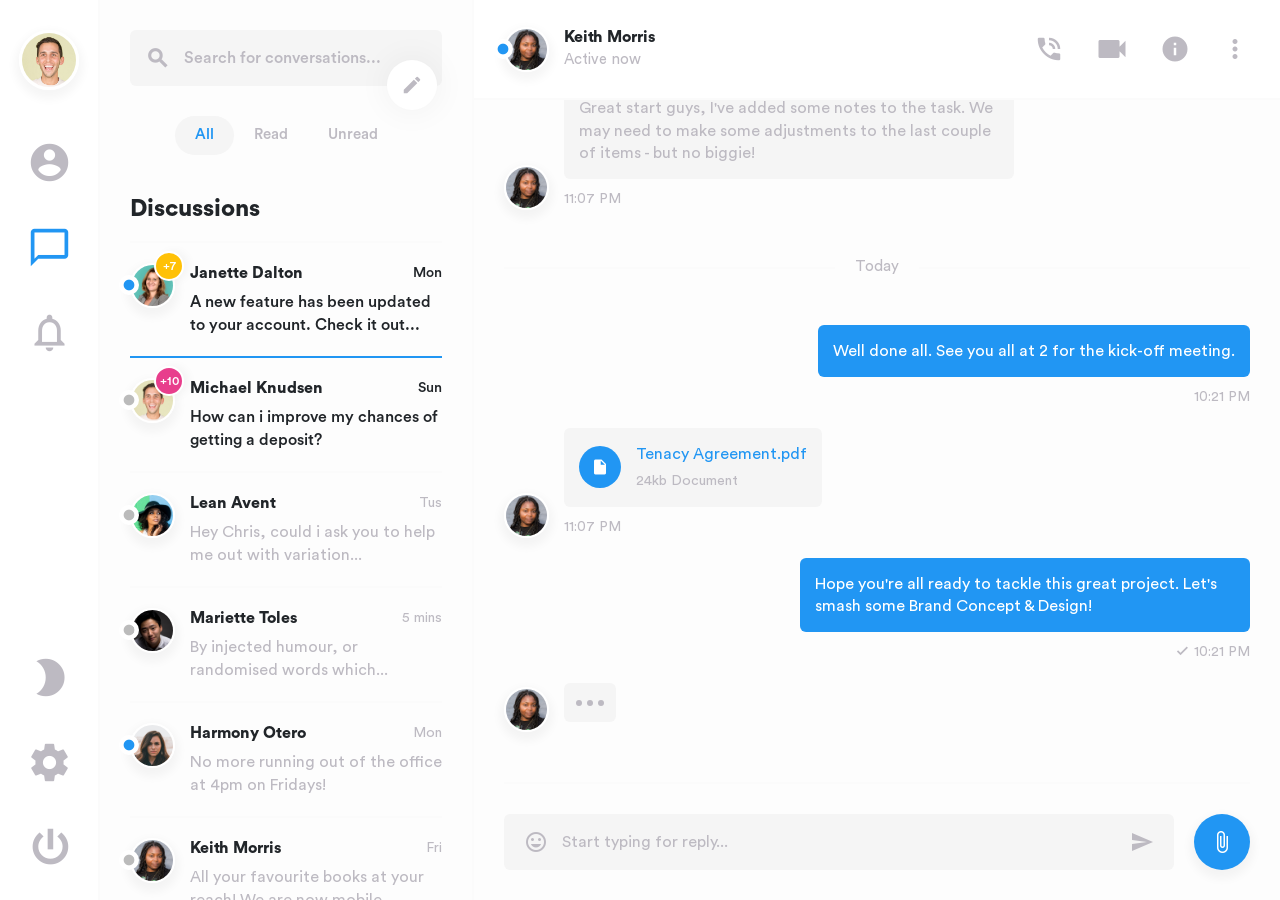
<file: chat.html>
<!DOCTYPE html>
<html lang="en">

<head>
		<meta charset="utf-8">
		<title>Swipe – The Simplest Chat Platform</title>
		<meta name="description" content="#">
		<meta name="viewport" content="width=device-width, initial-scale=1, shrink-to-fit=no">
		<!-- Bootstrap core CSS -->
		<link href="dist/css/lib/bootstrap.min.css" type="text/css" rel="stylesheet">
		<!-- Swipe core CSS -->
		<link href="dist/css/swipe.min.css" type="text/css" rel="stylesheet">
		<!-- Favicon -->
		<link href="dist/img/favicon.png" type="image/png" rel="icon">
	</head>
	<body>
		<main>
			<div class="layout">
				<!-- Start of Navigation -->
				<div class="navigation">
					<div class="container">
						<div class="inside">
							<div class="nav nav-tab menu">
								<button class="btn"><img class="avatar-xl" src="dist/img/avatars/avatar-male-1.jpg" alt="avatar"></button>
								<a href="#members" data-toggle="tab"><i class="material-icons">account_circle</i></a>
								<a href="#discussions" data-toggle="tab" class="active"><i class="material-icons active">chat_bubble_outline</i></a>
								<a href="#notifications" data-toggle="tab" class="f-grow1"><i class="material-icons">notifications_none</i></a>
								<button class="btn mode"><i class="material-icons">brightness_2</i></button>
								<a href="#settings" data-toggle="tab"><i class="material-icons">settings</i></a>
								<button class="btn power" onclick="visitPage();"><i class="material-icons">power_settings_new</i></button>
							</div>
						</div>
					</div>
				</div>
				<!-- End of Navigation -->
				<!-- Start of Sidebar -->
				<div class="sidebar" id="sidebar">
					<div class="container">
						<div class="col-md-12">
							<div class="tab-content">
								<!-- Start of Contacts -->
								<div class="tab-pane fade" id="members">
									<div class="search">
										<form class="form-inline position-relative">
											<input type="search" class="form-control" id="people" placeholder="Search for people...">
											<button type="button" class="btn btn-link loop"><i class="material-icons">search</i></button>
										</form>
										<button class="btn create" data-toggle="modal" data-target="#exampleModalCenter"><i class="material-icons">person_add</i></button>
									</div>
									<div class="list-group sort">
										<button class="btn filterMembersBtn active show" data-toggle="list" data-filter="all">All</button>
										<button class="btn filterMembersBtn" data-toggle="list" data-filter="online">Online</button>
										<button class="btn filterMembersBtn" data-toggle="list" data-filter="offline">Offline</button>
									</div>						
									<div class="contacts">
										<h1>Contacts</h1>
										<div class="list-group" id="contacts" role="tablist">
											<a href="#" class="filterMembers all online contact" data-toggle="list">
												<img class="avatar-md" src="dist/img/avatars/avatar-female-1.jpg" data-toggle="tooltip" data-placement="top" title="Janette" alt="avatar">
												<div class="status">
													<i class="material-icons online">fiber_manual_record</i>
												</div>
												<div class="data">
													<h5>Janette Dalton</h5>
													<p>Sofia, Bulgaria</p>
												</div>
												<div class="person-add">
													<i class="material-icons">person</i>
												</div>
											</a>
											<a href="#" class="filterMembers all online contact" data-toggle="list">
												<img class="avatar-md" src="dist/img/avatars/avatar-male-1.jpg" data-toggle="tooltip" data-placement="top" title="Michael" alt="avatar">
												<div class="status">
													<i class="material-icons online">fiber_manual_record</i>
												</div>
												<div class="data">
													<h5>Michael Knudsen</h5>
													<p>Washington, USA</p>
												</div>
												<div class="person-add">
													<i class="material-icons">person</i>
												</div>
											</a>
											<a href="#" class="filterMembers all online contact" data-toggle="list">
												<img class="avatar-md" src="dist/img/avatars/avatar-female-2.jpg" data-toggle="tooltip" data-placement="top" title="Lean" alt="avatar">
												<div class="status">
													<i class="material-icons online">fiber_manual_record</i>
												</div>
												<div class="data">
													<h5>Lean Avent</h5>
													<p>Shanghai, China</p>
												</div>
												<div class="person-add">
													<i class="material-icons">person</i>
												</div>
											</a>
											<a href="#" class="filterMembers all online contact" data-toggle="list">
												<img class="avatar-md" src="dist/img/avatars/avatar-male-2.jpg" data-toggle="tooltip" data-placement="top" title="Mariette" alt="avatar">
												<div class="status">
													<i class="material-icons online">fiber_manual_record</i>
												</div>
												<div class="data">
													<h5>Mariette Toles</h5>
													<p>Helena, Montana</p>
												</div>
												<div class="person-add">
													<i class="material-icons">person</i>
												</div>
											</a>
											<a href="#" class="filterMembers all online contact" data-toggle="list">
												<img class="avatar-md" src="dist/img/avatars/avatar-female-3.jpg" data-toggle="tooltip" data-placement="top" title="Harmony" alt="avatar">
												<div class="status">
													<i class="material-icons online">fiber_manual_record</i>
												</div>
												<div class="data">
													<h5>Harmony Otero</h5>
													<p>Indore, India</p>
												</div>
												<div class="person-add">
													<i class="material-icons">person</i>
												</div>
											</a>
											<a href="#" class="filterMembers all offline contact" data-toggle="list">
												<img class="avatar-md" src="dist/img/avatars/avatar-female-5.jpg" data-toggle="tooltip" data-placement="top" title="Keith" alt="avatar">
												<div class="status">
													<i class="material-icons offline">fiber_manual_record</i>
												</div>
												<div class="data">
													<h5>Keith Morris</h5>
													<p>Chisinau, Moldova</p>
												</div>
												<div class="person-add">
													<i class="material-icons">person</i>
												</div>
											</a>
											<a href="#" class="filterMembers all offline contact" data-toggle="list">
												<img class="avatar-md" src="dist/img/avatars/avatar-female-6.jpg" data-toggle="tooltip" data-placement="top" title="Louis" alt="avatar">
												<div class="status">
													<i class="material-icons offline">fiber_manual_record</i>
												</div>
												<div class="data">
													<h5>Louis Martinez</h5>
													<p>Vienna, Austria</p>
												</div>
												<div class="person-add">
													<i class="material-icons">person</i>
												</div>
											</a>
											<a href="#" class="filterMembers all offline contact" data-toggle="list">
												<img class="avatar-md" src="dist/img/avatars/avatar-male-3.jpg" data-toggle="tooltip" data-placement="top" title="Ryan" alt="avatar">
												<div class="status">
													<i class="material-icons offline">fiber_manual_record</i>
												</div>
												<div class="data">
													<h5>Ryan Foster</h5>
													<p>Oslo, Norway</p>
												</div>
												<div class="person-add">
													<i class="material-icons">person</i>
												</div>
											</a>
											<a href="#" class="filterMembers all offline contact" data-toggle="list">
												<img class="avatar-md" src="dist/img/avatars/avatar-male-4.jpg" data-toggle="tooltip" data-placement="top" title="Mildred" alt="avatar">
												<div class="status">
													<i class="material-icons offline">fiber_manual_record</i>
												</div>
												<div class="data">
													<h5>Mildred Bennett</h5>
													<p>London, United Kingdom</p>
												</div>
												<div class="person-add">
													<i class="material-icons">person</i>
												</div>
											</a>
										</div>
									</div>
								</div>
								<!-- End of Contacts -->
								<!-- Start of Discussions -->
								<div id="discussions" class="tab-pane fade active show">
									<div class="search">
										<form class="form-inline position-relative">
											<input type="search" class="form-control" id="conversations" placeholder="Search for conversations...">
											<button type="button" class="btn btn-link loop"><i class="material-icons">search</i></button>
										</form>
										<button class="btn create" data-toggle="modal" data-target="#startnewchat"><i class="material-icons">create</i></button>
									</div>
									<div class="list-group sort">
										<button class="btn filterDiscussionsBtn active show" data-toggle="list" data-filter="all">All</button>
										<button class="btn filterDiscussionsBtn" data-toggle="list" data-filter="read">Read</button>
										<button class="btn filterDiscussionsBtn" data-toggle="list" data-filter="unread">Unread</button>
									</div>						
									<div class="discussions">
										<h1>Discussions</h1>
										<div class="list-group" id="chats" role="tablist">
											<a href="#list-chat" class="filterDiscussions all unread single active" id="list-chat-list" data-toggle="list" role="tab">
												<img class="avatar-md" src="dist/img/avatars/avatar-female-1.jpg" data-toggle="tooltip" data-placement="top" title="Janette" alt="avatar">
												<div class="status">
													<i class="material-icons online">fiber_manual_record</i>
												</div>
												<div class="new bg-yellow">
													<span>+7</span>
												</div>
												<div class="data">
													<h5>Janette Dalton</h5>
													<span>Mon</span>
													<p>A new feature has been updated to your account. Check it out...</p>
												</div>
											</a>									
											<a href="#list-empty" class="filterDiscussions all unread single" id="list-empty-list" data-toggle="list" role="tab">
												<img class="avatar-md" src="dist/img/avatars/avatar-male-1.jpg" data-toggle="tooltip" data-placement="top" title="Michael" alt="avatar">
												<div class="status">
													<i class="material-icons offline">fiber_manual_record</i>
												</div>
												<div class="new bg-pink">
													<span>+10</span>
												</div>
												<div class="data">
													<h5>Michael Knudsen</h5>
													<span>Sun</span>
													<p>How can i improve my chances of getting a deposit?</p>
												</div>
											</a>									
											<a href="#list-chat" class="filterDiscussions all read single" id="list-chat-list2" data-toggle="list" role="tab">
												<img class="avatar-md" src="dist/img/avatars/avatar-female-2.jpg" data-toggle="tooltip" data-placement="top" title="Lean" alt="avatar">
												<div class="status">
													<i class="material-icons offline">fiber_manual_record</i>
												</div>
												<div class="data">
													<h5>Lean Avent</h5>
													<span>Tus</span>
													<p>Hey Chris, could i ask you to help me out with variation...</p>
												</div>
											</a>
											<a href="#list-empty" class="filterDiscussions all read single" id="list-empty-list2" data-toggle="list" role="tab">
												<img class="avatar-md" src="dist/img/avatars/avatar-male-2.jpg" data-toggle="tooltip" data-placement="top" title="Mariette" alt="avatar">
												<div class="status">
													<i class="material-icons offline">fiber_manual_record</i>
												</div>
												<div class="data">
													<h5>Mariette Toles</h5>
													<span>5 mins</span>
													<p>By injected humour, or randomised words which...</p>
												</div>
											</a>
											<a href="#list-chat" class="filterDiscussions all read single" id="list-chat-list3" data-toggle="list" role="tab">
												<img class="avatar-md" src="dist/img/avatars/avatar-female-3.jpg" data-toggle="tooltip" data-placement="top" title="Harmony" alt="avatar">
												<div class="status">
													<i class="material-icons online">fiber_manual_record</i>
												</div>
												<div class="data">
													<h5>Harmony Otero</h5>
													<span>Mon</span>
													<p>No more running out of the office at 4pm on Fridays!</p>
												</div>
											</a>
											<a href="#list-empty" class="filterDiscussions all read single" id="list-empty-list3" data-toggle="list" role="tab">
												<img class="avatar-md" src="dist/img/avatars/avatar-female-5.jpg" data-toggle="tooltip" data-placement="top" title="Keith" alt="avatar">
												<div class="status">
													<i class="material-icons offline">fiber_manual_record</i>
												</div>
												<div class="data">
													<h5>Keith Morris</h5>
													<span>Fri</span>
													<p>All your favourite books at your reach! We are now mobile.</p>
												</div>
											</a>
											<a href="#list-request" class="filterDiscussions all unread single" id="list-request-list" data-toggle="list" role="tab">
												<img class="avatar-md" src="dist/img/avatars/avatar-female-6.jpg" data-toggle="tooltip" data-placement="top" title="Louis" alt="avatar">
												<div class="status">
													<i class="material-icons offline">fiber_manual_record</i>
												</div>
												<div class="new bg-gray">
													<span>?</span>
												</div>
												<div class="data">
													<h5>Louis Martinez</h5>
													<span>Feb 10</span>
													<p>Hi Keith, I'd like to add you as a contact.</p>
												</div>
											</a>
											<a href="#list-empty" class="filterDiscussions all read single" id="list-empty-list4" data-toggle="list" role="tab">
												<img class="avatar-md" src="dist/img/avatars/avatar-male-3.jpg" data-toggle="tooltip" data-placement="top" title="Ryan" alt="avatar">
												<div class="status">
													<i class="material-icons offline">fiber_manual_record</i>
												</div>
												<div class="data">
													<h5>Ryan Foster</h5>
													<span>Feb 9</span>
													<p>Dear Deborah, your Thai massage is today at 5pm.</p>
												</div>
											</a>
											<a href="#list-chat" class="filterDiscussions all unread single" id="list-chat-list5" data-toggle="list" role="tab">
												<img class="avatar-md" src="dist/img/avatars/avatar-male-4.jpg" data-toggle="tooltip" data-placement="top" title="Mildred" alt="avatar">
												<div class="status">
													<i class="material-icons offline">fiber_manual_record</i>
												</div>
												<div class="new bg-green">
													<span>+9</span>
												</div>
												<div class="data">
													<h5>Mildred Bennett</h5>
													<span>Thu</span>
													<p>Unfortunately your session today has been cancelled!</p>
												</div>
											</a>
										</div>
									</div>
								</div>
								<!-- End of Discussions -->
								<!-- Start of Notifications -->
								<div id="notifications" class="tab-pane fade">
									<div class="search">
										<form class="form-inline position-relative">
											<input type="search" class="form-control" id="notice" placeholder="Filter notifications...">
											<button type="button" class="btn btn-link loop"><i class="material-icons filter-list">filter_list</i></button>
										</form>
									</div>
									<div class="list-group sort">
										<button class="btn filterNotificationsBtn active show" data-toggle="list" data-filter="all">All</button>
										<button class="btn filterNotificationsBtn" data-toggle="list" data-filter="latest">Latest</button>
										<button class="btn filterNotificationsBtn" data-toggle="list" data-filter="oldest">Oldest</button>
									</div>						
									<div class="notifications">
										<h1>Notifications</h1>
										<div class="list-group" id="alerts" role="tablist">
											<a href="#" class="filterNotifications all latest notification" data-toggle="list">
												<img class="avatar-md" src="dist/img/avatars/avatar-female-1.jpg" data-toggle="tooltip" data-placement="top" title="Janette" alt="avatar">
												<div class="status">
													<i class="material-icons online">fiber_manual_record</i>
												</div>
												<div class="data">
													<p>Janette has accepted your friend request on Swipe.</p>
													<span>Oct 17, 2018</span>
												</div>
											</a>
											<a href="#" class="filterNotifications all latest notification" data-toggle="list">
												<img class="avatar-md" src="dist/img/avatars/avatar-male-1.jpg" data-toggle="tooltip" data-placement="top" title="Michael" alt="avatar">
												<div class="status">
													<i class="material-icons online">fiber_manual_record</i>
												</div>
												<div class="data">
													<p>Michael, you have a new friend suggestion today.</p>
													<span>Jun 21, 2018</span>
												</div>
											</a>
											<a href="#" class="filterNotifications all latest notification" data-toggle="list">
												<img class="avatar-md" src="dist/img/avatars/avatar-male-2.jpg" data-toggle="tooltip" data-placement="top" title="Mariette" alt="avatar">
												<div class="status">
													<i class="material-icons online">fiber_manual_record</i>
												</div>
												<div class="data">
													<p>Mariette have just sent you a new message.</p>
													<span>Feb 15, 2018</span>
												</div>
											</a>
											<a href="#" class="filterNotifications all latest notification" data-toggle="list">
												<img class="avatar-md" src="dist/img/avatars/avatar-female-6.jpg" data-toggle="tooltip" data-placement="top" title="Louis" alt="avatar">
												<div class="status">
													<i class="material-icons online">fiber_manual_record</i>
												</div>
												<div class="data">
													<p>Louis has a birthday today. Wish her all the best.</p>
													<span>Mar 23, 2018</span>
												</div>
											</a>
											<a href="#" class="filterNotifications all latest notification" data-toggle="list">
												<img class="avatar-md" src="dist/img/avatars/avatar-female-3.jpg" data-toggle="tooltip" data-placement="top" title="Janette" alt="avatar">
												<div class="status">
													<i class="material-icons online">fiber_manual_record</i>
												</div>
												<div class="data">
													<p>Harmony has accepted your friend request on Swipe.</p>
													<span>Jan 5, 2018</span>
												</div>
											</a>
											<a href="#" class="filterNotifications all oldest notification" data-toggle="list">
												<img class="avatar-md" src="dist/img/avatars/avatar-female-5.jpg" data-toggle="tooltip" data-placement="top" title="Janette" alt="avatar">
												<div class="status">
													<i class="material-icons offline">fiber_manual_record</i>
												</div>
												<div class="data">
													<p>Keith have just sent you a new message.</p>
													<span>Dec 22, 2017</span>
												</div>
											</a>
											<a href="#" class="filterNotifications all oldest notification" data-toggle="list">
												<img class="avatar-md" src="dist/img/avatars/avatar-female-2.jpg" data-toggle="tooltip" data-placement="top" title="Janette" alt="avatar">
												<div class="status">
													<i class="material-icons offline">fiber_manual_record</i>
												</div>
												<div class="data">
													<p>Michael, you have a new friend suggestion today.</p>
													<span>Nov 29, 2017</span>
												</div>
											</a>
											<a href="#" class="filterNotifications all oldest notification" data-toggle="list">
												<img class="avatar-md" src="dist/img/avatars/avatar-male-3.jpg" data-toggle="tooltip" data-placement="top" title="Janette" alt="avatar">
												<div class="status">
													<i class="material-icons offline">fiber_manual_record</i>
												</div>
												<div class="data">
													<p>Ryan have just sent you a new message.</p>
													<span>Sep 31, 2017</span>
												</div>
											</a>
											<a href="#" class="filterNotifications all oldest notification" data-toggle="list">
												<img class="avatar-md" src="dist/img/avatars/avatar-male-4.jpg" data-toggle="tooltip" data-placement="top" title="Janette" alt="avatar">
												<div class="status">
													<i class="material-icons offline">fiber_manual_record</i>
												</div>
												<div class="data">
													<p>Mildred has a birthday today. Wish him all the best.</p>
													<span>Jul 19, 2017</span>
												</div>
											</a>
										</div>
									</div>
								</div>
								<!-- End of Notifications -->
								<!-- Start of Settings -->
								<div class="tab-pane fade" id="settings">			
									<div class="settings">
										<div class="profile">
											<img class="avatar-xl" src="dist/img/avatars/avatar-male-1.jpg" alt="avatar">
											<h1><a href="#">Michael Knudsen</a></h1>
											<span>Helena, Montana</span>
											<div class="stats">
												<div class="item">
													<h2>122</h2>
													<h3>Fellas</h3>
												</div>
												<div class="item">
													<h2>305</h2>
													<h3>Chats</h3>
												</div>
												<div class="item">
													<h2>1538</h2>
													<h3>Posts</h3>
												</div>
											</div>
										</div>
										<div class="categories" id="accordionSettings">
											<h1>Settings</h1>
											<!-- Start of My Account -->
											<div class="category">
												<a href="#" class="title collapsed" id="headingOne" data-toggle="collapse" data-target="#collapseOne" aria-expanded="true" aria-controls="collapseOne">
													<i class="material-icons md-30 online">person_outline</i>
													<div class="data">
														<h5>My Account</h5>
														<p>Update your profile details</p>
													</div>
													<i class="material-icons">keyboard_arrow_right</i>
												</a>
												<div class="collapse" id="collapseOne" aria-labelledby="headingOne" data-parent="#accordionSettings">
													<div class="content">
														<div class="upload">
															<div class="data">
																<img class="avatar-xl" src="dist/img/avatars/avatar-male-1.jpg" alt="image">
																<label>
																	<input type="file">
																	<span class="btn button">Upload avatar</span>
																</label>
															</div>
															<p>For best results, use an image at least 256px by 256px in either .jpg or .png format!</p>
														</div>
														<form>
															<div class="parent">
																<div class="field">
																	<label for="firstName">First name <span>*</span></label>
																	<input type="text" class="form-control" id="firstName" placeholder="First name" value="Michael" required>
																</div>
																<div class="field">
																	<label for="lastName">Last name <span>*</span></label>
																	<input type="text" class="form-control" id="lastName" placeholder="Last name" value="Knudsen" required>
																</div>
															</div>
															<div class="field">
																<label for="email">Email <span>*</span></label>
																<input type="email" class="form-control" id="email" placeholder="Enter your email address" value="michael@gmail.com" required>
															</div>
															<div class="field">
																<label for="password">Password</label>
																<input type="password" class="form-control" id="password" placeholder="Enter a new password" value="password" required>
															</div>
															<div class="field">
																<label for="location">Location</label>
																<input type="text" class="form-control" id="location" placeholder="Enter your location" value="Helena, Montana" required>
															</div>
															<button class="btn btn-link w-100">Delete Account</button>
															<button type="submit" class="btn button w-100">Apply</button>
														</form>
													</div>
												</div>
											</div>
											<!-- End of My Account -->
											<!-- Start of Chat History -->
											<div class="category">
												<a href="#" class="title collapsed" id="headingTwo" data-toggle="collapse" data-target="#collapseTwo" aria-expanded="true" aria-controls="collapseTwo">
													<i class="material-icons md-30 online">mail_outline</i>
													<div class="data">
														<h5>Chats</h5>
														<p>Check your chat history</p>
													</div>
													<i class="material-icons">keyboard_arrow_right</i>
												</a>
												<div class="collapse" id="collapseTwo" aria-labelledby="headingTwo" data-parent="#accordionSettings">
													<div class="content layer">
														<div class="history">
															<p>When you clear your conversation history, the messages will be deleted from your own device.</p>
															<p>The messages won't be deleted or cleared on the devices of the people you chatted with.</p>
															<div class="custom-control custom-checkbox">
																<input type="checkbox" class="custom-control-input" id="same-address">
																<label class="custom-control-label" for="same-address">Hide will remove your chat history from the recent list.</label>
															</div>
															<div class="custom-control custom-checkbox">
																<input type="checkbox" class="custom-control-input" id="save-info">
																<label class="custom-control-label" for="save-info">Delete will remove your chat history from the device.</label>
															</div>
															<button type="submit" class="btn button w-100">Clear blah-blah</button>
														</div>
													</div>
												</div>
											</div>
											<!-- End of Chat History -->
											<!-- Start of Notifications Settings -->
											<div class="category">
												<a href="#" class="title collapsed" id="headingThree" data-toggle="collapse" data-target="#collapseThree" aria-expanded="true" aria-controls="collapseThree">
													<i class="material-icons md-30 online">notifications_none</i>
													<div class="data">
														<h5>Notifications</h5>
														<p>Turn notifications on or off</p>
													</div>
													<i class="material-icons">keyboard_arrow_right</i>
												</a>
												<div class="collapse" id="collapseThree" aria-labelledby="headingThree" data-parent="#accordionSettings">
													<div class="content no-layer">
														<div class="set">
															<div class="details">
																<h5>Desktop Notifications</h5>
																<p>You can set up Swipe to receive notifications when you have new messages.</p>
															</div>
															<label class="switch">
																<input type="checkbox" checked>
																<span class="slider round"></span>
															</label>
														</div>
														<div class="set">
															<div class="details">
																<h5>Unread Message Badge</h5>
																<p>If enabled shows a red badge on the Swipe app icon when you have unread messages.</p>
															</div>
															<label class="switch">
																<input type="checkbox" checked>
																<span class="slider round"></span>
															</label>
														</div>
														<div class="set">
															<div class="details">
																<h5>Taskbar Flashing</h5>
																<p>Flashes the Swipe app on mobile in your taskbar when you have new notifications.</p>
															</div>
															<label class="switch">
																<input type="checkbox">
																<span class="slider round"></span>
															</label>
														</div>
														<div class="set">
															<div class="details">
																<h5>Notification Sound</h5>
																<p>Set the app to alert you via notification sound when you have unread messages.</p>
															</div>
															<label class="switch">
																<input type="checkbox" checked>
																<span class="slider round"></span>
															</label>
														</div>
														<div class="set">
															<div class="details">
																<h5>Vibrate</h5>
																<p>Vibrate when receiving new messages (Ensure system vibration is also enabled).</p>
															</div>
															<label class="switch">
																<input type="checkbox">
																<span class="slider round"></span>
															</label>
														</div>
														<div class="set">
															<div class="details">
																<h5>Turn On Lights</h5>
																<p>When someone send you a text message you will receive alert via notification light.</p>
															</div>
															<label class="switch">
																<input type="checkbox">
																<span class="slider round"></span>
															</label>
														</div>
													</div>
												</div>
											</div>
											<!-- End of Notifications Settings -->
											<!-- Start of Connections -->
											<div class="category">
												<a href="#" class="title collapsed" id="headingFour" data-toggle="collapse" data-target="#collapseFour" aria-expanded="true" aria-controls="collapseFour">
													<i class="material-icons md-30 online">sync</i>
													<div class="data">
														<h5>Connections</h5>
														<p>Sync your social accounts</p>
													</div>
													<i class="material-icons">keyboard_arrow_right</i>
												</a>
												<div class="collapse" id="collapseFour" aria-labelledby="headingFour" data-parent="#accordionSettings">
													<div class="content">
														<div class="app">
															<img src="dist/img/integrations/slack.svg" alt="app">
															<div class="permissions">
																<h5>Skrill</h5>
																<p>Read, Write, Comment</p>
															</div>
															<label class="switch">
																<input type="checkbox" checked>
																<span class="slider round"></span>
															</label>
														</div>
														<div class="app">
															<img src="dist/img/integrations/dropbox.svg" alt="app">
															<div class="permissions">
																<h5>Dropbox</h5>
																<p>Read, Write, Upload</p>
															</div>
															<label class="switch">
																<input type="checkbox" checked>
																<span class="slider round"></span>
															</label>
														</div>
														<div class="app">
															<img src="dist/img/integrations/drive.svg" alt="app">
															<div class="permissions">
																<h5>Google Drive</h5>
																<p>No permissions set</p>
															</div>
															<label class="switch">
																<input type="checkbox">
																<span class="slider round"></span>
															</label>
														</div>
														<div class="app">
															<img src="dist/img/integrations/trello.svg" alt="app">
															<div class="permissions">
																<h5>Trello</h5>
																<p>No permissions set</p>
															</div>
															<label class="switch">
																<input type="checkbox">
																<span class="slider round"></span>
															</label>
														</div>
													</div>
												</div>
											</div>
											<!-- End of Connections -->
											<!-- Start of Appearance Settings -->
											<div class="category">
												<a href="#" class="title collapsed" id="headingFive" data-toggle="collapse" data-target="#collapseFive" aria-expanded="true" aria-controls="collapseFive">
													<i class="material-icons md-30 online">colorize</i>
													<div class="data">
														<h5>Appearance</h5>
														<p>Customize the look of Swipe</p>
													</div>
													<i class="material-icons">keyboard_arrow_right</i>
												</a>
												<div class="collapse" id="collapseFive" aria-labelledby="headingFive" data-parent="#accordionSettings">
													<div class="content no-layer">
														<div class="set">
															<div class="details">
																<h5>Turn Off Lights</h5>
																<p>The dark mode is applied to core areas of the app that are normally displayed as light.</p>
															</div>
															<label class="switch">
																<input type="checkbox">
																<span class="slider round mode"></span>
															</label>
														</div>
													</div>
												</div>
											</div>
											<!-- End of Appearance Settings -->
											<!-- Start of Language -->
											<div class="category">
												<a href="#" class="title collapsed" id="headingSix" data-toggle="collapse" data-target="#collapseSix" aria-expanded="true" aria-controls="collapseSix">
													<i class="material-icons md-30 online">language</i>
													<div class="data">
														<h5>Language</h5>
														<p>Select preferred language</p>
													</div>
													<i class="material-icons">keyboard_arrow_right</i>
												</a>
												<div class="collapse" id="collapseSix" aria-labelledby="headingSix" data-parent="#accordionSettings">
													<div class="content layer">
														<div class="language">
															<label for="country">Language</label>
															<select class="custom-select" id="country" required>
																<option value="">Select an language...</option>
																<option>English, UK</option>
																<option>English, US</option>
															</select>
														</div>
													</div>
												</div>
											</div>
											<!-- End of Language -->
											<!-- Start of Privacy & Safety -->
											<div class="category">
												<a href="#" class="title collapsed" id="headingSeven" data-toggle="collapse" data-target="#collapseSeven" aria-expanded="true" aria-controls="collapseSeven">
													<i class="material-icons md-30 online">lock_outline</i>
													<div class="data">
														<h5>Privacy & Safety</h5>
														<p>Control your privacy settings</p>
													</div>
													<i class="material-icons">keyboard_arrow_right</i>
												</a>
												<div class="collapse" id="collapseSeven" aria-labelledby="headingSeven" data-parent="#accordionSettings">
													<div class="content no-layer">
														<div class="set">
															<div class="details">
																<h5>Keep Me Safe</h5>
																<p>Automatically scan and delete direct messages you receive from everyone that contain explict content.</p>
															</div>
															<label class="switch">
																<input type="checkbox">
																<span class="slider round"></span>
															</label>
														</div>
														<div class="set">
															<div class="details">
																<h5>My Friends Are Nice</h5>
																<p>If enabled scans direct messages from everyone unless they are listed as your friend.</p>
															</div>
															<label class="switch">
																<input type="checkbox" checked>
																<span class="slider round"></span>
															</label>
														</div>
														<div class="set">
															<div class="details">
																<h5>Everyone can add me</h5>
																<p>If enabled anyone in or out your friends of friends list can send you a friend request.</p>
															</div>
															<label class="switch">
																<input type="checkbox" checked>
																<span class="slider round"></span>
															</label>
														</div>
														<div class="set">
															<div class="details">
																<h5>Friends of Friends</h5>
																<p>Only your friends or your mutual friends will be able to send you a friend reuqest.</p>
															</div>
															<label class="switch">
																<input type="checkbox" checked>
																<span class="slider round"></span>
															</label>
														</div>
														<div class="set">
															<div class="details">
																<h5>Data to Improve</h5>
																<p>This settings allows us to use and process information for analytical purposes.</p>
															</div>
															<label class="switch">
																<input type="checkbox">
																<span class="slider round"></span>
															</label>
														</div>
														<div class="set">
															<div class="details">
																<h5>Data to Customize</h5>
																<p>This settings allows us to use your information to customize Swipe for you.</p>
															</div>
															<label class="switch">
																<input type="checkbox">
																<span class="slider round"></span>
															</label>
														</div>
													</div>
												</div>
											</div>
											<!-- End of Privacy & Safety -->
											<!-- Start of Logout -->
											<div class="category">
												<a href="sign-in.html" class="title collapsed">
													<i class="material-icons md-30 online">power_settings_new</i>
													<div class="data">
														<h5>Power Off</h5>
														<p>Log out of your account</p>
													</div>
													<i class="material-icons">keyboard_arrow_right</i>
												</a>
											</div>
											<!-- End of Logout -->
										</div>
									</div>
								</div>
								<!-- End of Settings -->
							</div>
						</div>
					</div>
				</div>
				<!-- End of Sidebar -->
				<!-- Start of Add Friends -->
				<div class="modal fade" id="exampleModalCenter" tabindex="-1" role="dialog" aria-hidden="true">
					<div class="modal-dialog modal-dialog-centered" role="document">
						<div class="requests">
							<div class="title">
								<h1>Add your friends</h1>
								<button type="button" class="btn" data-dismiss="modal" aria-label="Close"><i class="material-icons">close</i></button>
							</div>
							<div class="content">
								<form>
									<div class="form-group">
										<label for="user">Username:</label>
										<input type="text" class="form-control" id="user" placeholder="Add recipient..." required>
										<div class="user" id="contact">
											<img class="avatar-sm" src="dist/img/avatars/avatar-female-5.jpg" alt="avatar">
											<h5>Keith Morris</h5>
											<button class="btn"><i class="material-icons">close</i></button>
										</div>
									</div>
									<div class="form-group">
										<label for="welcome">Message:</label>
										<textarea class="text-control" id="welcome" placeholder="Send your welcome message...">Hi Keith, I'd like to add you as a contact.</textarea>
									</div>
									<button type="submit" class="btn button w-100">Send Friend Request</button>
								</form>
							</div>
						</div>
					</div>
				</div>
				<!-- End of Add Friends -->
				<!-- Start of Create Chat -->
				<div class="modal fade" id="startnewchat" tabindex="-1" role="dialog" aria-hidden="true">
					<div class="modal-dialog modal-dialog-centered" role="document">
						<div class="requests">
							<div class="title">
								<h1>Start new chat</h1>
								<button type="button" class="btn" data-dismiss="modal" aria-label="Close"><i class="material-icons">close</i></button>
							</div>
							<div class="content">
								<form>
									<div class="form-group">
										<label for="participant">Recipient:</label>
										<input type="text" class="form-control" id="participant" placeholder="Add recipient..." required>
										<div class="user" id="recipient">
											<img class="avatar-sm" src="dist/img/avatars/avatar-female-5.jpg" alt="avatar">
											<h5>Keith Morris</h5>
											<button class="btn"><i class="material-icons">close</i></button>
										</div>
									</div>
									<div class="form-group">
										<label for="topic">Topic:</label>
										<input type="text" class="form-control" id="topic" placeholder="What's the topic?" required>
									</div>
									<div class="form-group">
										<label for="message">Message:</label>
										<textarea class="text-control" id="message" placeholder="Send your welcome message...">Hmm, are you friendly?</textarea>
									</div>
									<button type="submit" class="btn button w-100">Start New Chat</button>
								</form>
							</div>
						</div>
					</div>
				</div>
				<!-- End of Create Chat -->
				<div class="main">
					<div class="tab-content" id="nav-tabContent">
						<!-- Start of Babble -->
						<div class="babble tab-pane fade active show" id="list-chat" role="tabpanel" aria-labelledby="list-chat-list">
							<!-- Start of Chat -->
							<div class="chat" id="chat1">
								<div class="top">
									<div class="container">
										<div class="col-md-12">
											<div class="inside">
												<a href="#"><img class="avatar-md" src="dist/img/avatars/avatar-female-5.jpg" data-toggle="tooltip" data-placement="top" title="Keith" alt="avatar"></a>
												<div class="status">
													<i class="material-icons online">fiber_manual_record</i>
												</div>
												<div class="data">
													<h5><a href="#">Keith Morris</a></h5>
													<span>Active now</span>
												</div>
												<button class="btn connect d-md-block d-none" name="1"><i class="material-icons md-30">phone_in_talk</i></button>
												<button class="btn connect d-md-block d-none" name="1"><i class="material-icons md-36">videocam</i></button>
												<button class="btn d-md-block d-none"><i class="material-icons md-30">info</i></button>
												<div class="dropdown">
													<button class="btn" data-toggle="dropdown" aria-haspopup="true" aria-expanded="false"><i class="material-icons md-30">more_vert</i></button>
													<div class="dropdown-menu dropdown-menu-right">
														<button class="dropdown-item connect" name="1"><i class="material-icons">phone_in_talk</i>Voice Call</button>
														<button class="dropdown-item connect" name="1"><i class="material-icons">videocam</i>Video Call</button>
														<hr>
														<button class="dropdown-item"><i class="material-icons">clear</i>Clear History</button>
														<button class="dropdown-item"><i class="material-icons">block</i>Block Contact</button>
														<button class="dropdown-item"><i class="material-icons">delete</i>Delete Contact</button>
													</div>
												</div>
											</div>
										</div>
									</div>
								</div>
								<div class="content" id="content">
									<div class="container">
										<div class="col-md-12">
											<div class="date">
												<hr>
												<span>Yesterday</span>
												<hr>
											</div>
											<div class="message">
												<img class="avatar-md" src="dist/img/avatars/avatar-female-5.jpg" data-toggle="tooltip" data-placement="top" title="Keith" alt="avatar">
												<div class="text-main">
													<div class="text-group">
														<div class="text">
															<p>We've got some killer ideas kicking about already.</p>
														</div>
													</div>
													<span>09:46 AM</span>
												</div>
											</div>
											<div class="message me">
												<div class="text-main">
													<div class="text-group me">
														<div class="text me">
															<p>Can't wait! How are we coming along with the client?</p>
														</div>
													</div>
													<span>11:32 AM</span>
												</div>
											</div>
											<div class="message">
												<img class="avatar-md" src="dist/img/avatars/avatar-female-5.jpg" data-toggle="tooltip" data-placement="top" title="Keith" alt="avatar">
												<div class="text-main">
													<div class="text-group">
														<div class="text">
															<p>Coming along nicely, we've got a draft for the client quarries completed.</p>
														</div>
													</div>
													<span>02:56 PM</span>
												</div>
											</div>
											<div class="message me">
												<div class="text-main">
													<div class="text-group me">
														<div class="text me">
															<p>Roger that boss!</p>
														</div>
													</div>
													<div class="text-group me">
														<div class="text me">
															<p>I have already started gathering some stuff for the mood boards, excited to start!</p>
														</div>
													</div>
													<span>10:21 PM</span>
												</div>
											</div>
											<div class="message">
												<img class="avatar-md" src="dist/img/avatars/avatar-female-5.jpg" data-toggle="tooltip" data-placement="top" title="Keith" alt="avatar">
												<div class="text-main">
													<div class="text-group">
														<div class="text">
															<p>Great start guys, I've added some notes to the task. We may need to make some adjustments to the last couple of items - but no biggie!</p>
														</div>
													</div>
													<span>11:07 PM</span>
												</div>
											</div>
											<div class="date">
												<hr>
												<span>Today</span>
												<hr>
											</div>
											<div class="message me">
												<div class="text-main">
													<div class="text-group me">
														<div class="text me">
															<p>Well done all. See you all at 2 for the kick-off meeting.</p>
														</div>
													</div>
													<span>10:21 PM</span>
												</div>
											</div>
											<div class="message">
												<img class="avatar-md" src="dist/img/avatars/avatar-female-5.jpg" data-toggle="tooltip" data-placement="top" title="Keith" alt="avatar">
												<div class="text-main">
													<div class="text-group">
														<div class="text">
															<div class="attachment">
																<button class="btn attach"><i class="material-icons md-18">insert_drive_file</i></button>
																<div class="file">
																	<h5><a href="#">Tenacy Agreement.pdf</a></h5>
																	<span>24kb Document</span>
																</div>
															</div>
														</div>
													</div>
													<span>11:07 PM</span>
												</div>
											</div>
											<div class="message me">
												<div class="text-main">
													<div class="text-group me">
														<div class="text me">
															<p>Hope you're all ready to tackle this great project. Let's smash some Brand Concept & Design!</p>
														</div>
													</div>
													<span><i class="material-icons">check</i>10:21 PM</span>
												</div>
											</div>
											<div class="message">
												<img class="avatar-md" src="dist/img/avatars/avatar-female-5.jpg" data-toggle="tooltip" data-placement="top" title="Keith" alt="avatar">
												<div class="text-main">
													<div class="text-group">
														<div class="text typing">
															<div class="wave">
																<span class="dot"></span>
																<span class="dot"></span>
																<span class="dot"></span>
															</div>
														</div>
													</div>
												</div>
											</div>
										</div>
									</div>
								</div>
								<div class="container">
									<div class="col-md-12">
										<div class="bottom">
											<form class="position-relative w-100">
												<textarea class="form-control" placeholder="Start typing for reply..." rows="1"></textarea>
												<button class="btn emoticons"><i class="material-icons">insert_emoticon</i></button>
												<button type="submit" class="btn send"><i class="material-icons">send</i></button>
											</form>
											<label>
												<input type="file">
												<span class="btn attach d-sm-block d-none"><i class="material-icons">attach_file</i></span>
											</label> 
										</div>
									</div>
								</div>
							</div>
							<!-- End of Chat -->
							<!-- Start of Call -->
							<div class="call" id="call1">
								<div class="content">
									<div class="container">
										<div class="col-md-12">
											<div class="inside">
												<div class="panel">
													<div class="participant">
														<img class="avatar-xxl" src="dist/img/avatars/avatar-female-5.jpg" alt="avatar">
														<span>Connecting</span>
													</div>							
													<div class="options">
														<button class="btn option"><i class="material-icons md-30">mic</i></button>
														<button class="btn option"><i class="material-icons md-30">videocam</i></button>
														<button class="btn option call-end"><i class="material-icons md-30">call_end</i></button>
														<button class="btn option"><i class="material-icons md-30">person_add</i></button>
														<button class="btn option"><i class="material-icons md-30">volume_up</i></button>
													</div>
													<button class="btn back" name="1"><i class="material-icons md-24">chat</i></button>
												</div>
											</div>
										</div>
									</div>
								</div>
							</div>
							<!-- End of Call -->
						</div>
						<!-- End of Babble -->
						<!-- Start of Babble -->
						<div class="babble tab-pane fade" id="list-empty" role="tabpanel" aria-labelledby="list-empty-list">
							<!-- Start of Chat -->
							<div class="chat" id="chat2">
								<div class="top">
									<div class="container">
										<div class="col-md-12">
											<div class="inside">
												<a href="#"><img class="avatar-md" src="dist/img/avatars/avatar-female-2.jpg" data-toggle="tooltip" data-placement="top" title="Lean" alt="avatar"></a>
												<div class="status">
													<i class="material-icons offline">fiber_manual_record</i>
												</div>
												<div class="data">
													<h5><a href="#">Lean Avent</a></h5>
													<span>Inactive</span>
												</div>
												<button class="btn connect d-md-block d-none" name="2"><i class="material-icons md-30">phone_in_talk</i></button>
												<button class="btn connect d-md-block d-none" name="2"><i class="material-icons md-36">videocam</i></button>
												<button class="btn d-md-block d-none"><i class="material-icons md-30">info</i></button>
												<div class="dropdown">
													<button class="btn" data-toggle="dropdown" aria-haspopup="true" aria-expanded="false"><i class="material-icons md-30">more_vert</i></button>
													<div class="dropdown-menu dropdown-menu-right">
														<button class="dropdown-item connect" name="2"><i class="material-icons">phone_in_talk</i>Voice Call</button>
														<button class="dropdown-item connect" name="2"><i class="material-icons">videocam</i>Video Call</button>
														<hr>
														<button class="dropdown-item"><i class="material-icons">clear</i>Clear History</button>
														<button class="dropdown-item"><i class="material-icons">block</i>Block Contact</button>
														<button class="dropdown-item"><i class="material-icons">delete</i>Delete Contact</button>
													</div>
												</div>
											</div>
										</div>
									</div>
								</div>
								<div class="content empty">
									<div class="container">
										<div class="col-md-12">
											<div class="no-messages">
												<i class="material-icons md-48">forum</i>
												<p>Seems people are shy to start the chat. Break the ice send the first message.</p>
											</div>
										</div>
									</div>
								</div>
								<div class="container">
									<div class="col-md-12">
										<div class="bottom">
											<form class="position-relative w-100">
												<textarea class="form-control" placeholder="Start typing for reply..." rows="1"></textarea>
												<button class="btn emoticons"><i class="material-icons">insert_emoticon</i></button>
												<button type="submit" class="btn send"><i class="material-icons">send</i></button>
											</form>
											<label>
												<input type="file">
												<span class="btn attach d-sm-block d-none"><i class="material-icons">attach_file</i></span>
											</label> 
										</div>
									</div>
								</div>
							</div>
							<!-- End of Chat -->
							<!-- Start of Call -->
							<div class="call" id="call2">
								<div class="content">
									<div class="container">
										<div class="col-md-12">
											<div class="inside">
												<div class="panel">
													<div class="participant">
														<img class="avatar-xxl" src="dist/img/avatars/avatar-female-2.jpg" alt="avatar">
														<span>Connecting</span>
													</div>							
													<div class="options">
														<button class="btn option"><i class="material-icons md-30">mic</i></button>
														<button class="btn option"><i class="material-icons md-30">videocam</i></button>
														<button class="btn option call-end"><i class="material-icons md-30">call_end</i></button>
														<button class="btn option"><i class="material-icons md-30">person_add</i></button>
														<button class="btn option"><i class="material-icons md-30">volume_up</i></button>
													</div>
													<button class="btn back" name="2"><i class="material-icons md-24">chat</i></button>
												</div>
											</div>
										</div>
									</div>
								</div>
							</div>
							<!-- End of Call -->
						</div>
						<!-- End of Babble -->
						<!-- Start of Babble -->
						<div class="babble tab-pane fade" id="list-request" role="tabpanel" aria-labelledby="list-request-list">
							<!-- Start of Chat -->
							<div class="chat" id="chat3">
								<div class="top">
									<div class="container">
										<div class="col-md-12">
											<div class="inside">
												<a href="#"><img class="avatar-md" src="dist/img/avatars/avatar-female-6.jpg" data-toggle="tooltip" data-placement="top" title="Louis" alt="avatar"></a>
												<div class="status">
													<i class="material-icons offline">fiber_manual_record</i>
												</div>
												<div class="data">
													<h5><a href="#">Louis Martinez</a></h5>
													<span>Inactive</span>
												</div>
												<button class="btn disabled d-md-block d-none" disabled><i class="material-icons md-30">phone_in_talk</i></button>
												<button class="btn disabled d-md-block d-none" disabled><i class="material-icons md-36">videocam</i></button>
												<button class="btn d-md-block disabled d-none" disabled><i class="material-icons md-30">info</i></button>
												<div class="dropdown">
													<button class="btn disabled" data-toggle="dropdown" aria-haspopup="true" aria-expanded="false" disabled><i class="material-icons md-30">more_vert</i></button>
													<div class="dropdown-menu dropdown-menu-right">
														<button class="dropdown-item"><i class="material-icons">phone_in_talk</i>Voice Call</button>
														<button class="dropdown-item"><i class="material-icons">videocam</i>Video Call</button>
														<hr>
														<button class="dropdown-item"><i class="material-icons">clear</i>Clear History</button>
														<button class="dropdown-item"><i class="material-icons">block</i>Block Contact</button>
														<button class="dropdown-item"><i class="material-icons">delete</i>Delete Contact</button>
													</div>
												</div>
											</div>
										</div>
									</div>
								</div>
								<div class="content empty">
									<div class="container">
										<div class="col-md-12">
											<div class="no-messages request">
												<a href="#"><img class="avatar-xl" src="dist/img/avatars/avatar-female-6.jpg" data-toggle="tooltip" data-placement="top" title="Louis" alt="avatar"></a>
												<h5>Louis Martinez would like to add you as a contact. <span>Hi Keith, I'd like to add you as a contact.</span></h5>
												<div class="options">
													<button class="btn button"><i class="material-icons">check</i></button>
													<button class="btn button"><i class="material-icons">close</i></button>
												</div>
											</div>
										</div>
									</div>
								</div>
								<div class="container">
									<div class="col-md-12">
										<div class="bottom">
											<form class="position-relative w-100">
												<textarea class="form-control" placeholder="Messaging unavailable" rows="1" disabled></textarea>
												<button class="btn emoticons disabled" disabled><i class="material-icons">insert_emoticon</i></button>
												<button class="btn send disabled" disabled><i class="material-icons">send</i></button>
											</form>
											<label>
												<input type="file" disabled>
												<span class="btn attach disabled d-sm-block d-none"><i class="material-icons">attach_file</i></span>
											</label> 
										</div>
									</div>
								</div>
							</div>
							<!-- End of Chat -->
						</div>
						<!-- End of Babble -->
					</div>
				</div>
			</div> <!-- Layout -->
		</main>
		<!-- Bootstrap/Swipe core JavaScript
		================================================== -->
		<!-- Placed at the end of the document so the pages load faster -->
		<script src="dist/js/jquery-3.3.1.slim.min.js" integrity="sha384-q8i/X+965DzO0rT7abK41JStQIAqVgRVzpbzo5smXKp4YfRvH+8abtTE1Pi6jizo" crossorigin="anonymous"></script>
		<script>window.jQuery || document.write('<script src="dist/js/vendor/jquery-slim.min.js"><\/script>')</script>
		<script src="dist/js/vendor/popper.min.js"></script>
		<script src="dist/js/swipe.min.js"></script>
		<script src="dist/js/bootstrap.min.js"></script>
		<script>
			function scrollToBottom(el) { el.scrollTop = el.scrollHeight; }
			scrollToBottom(document.getElementById('content'));
		</script>
	</body>

</html>
</file>
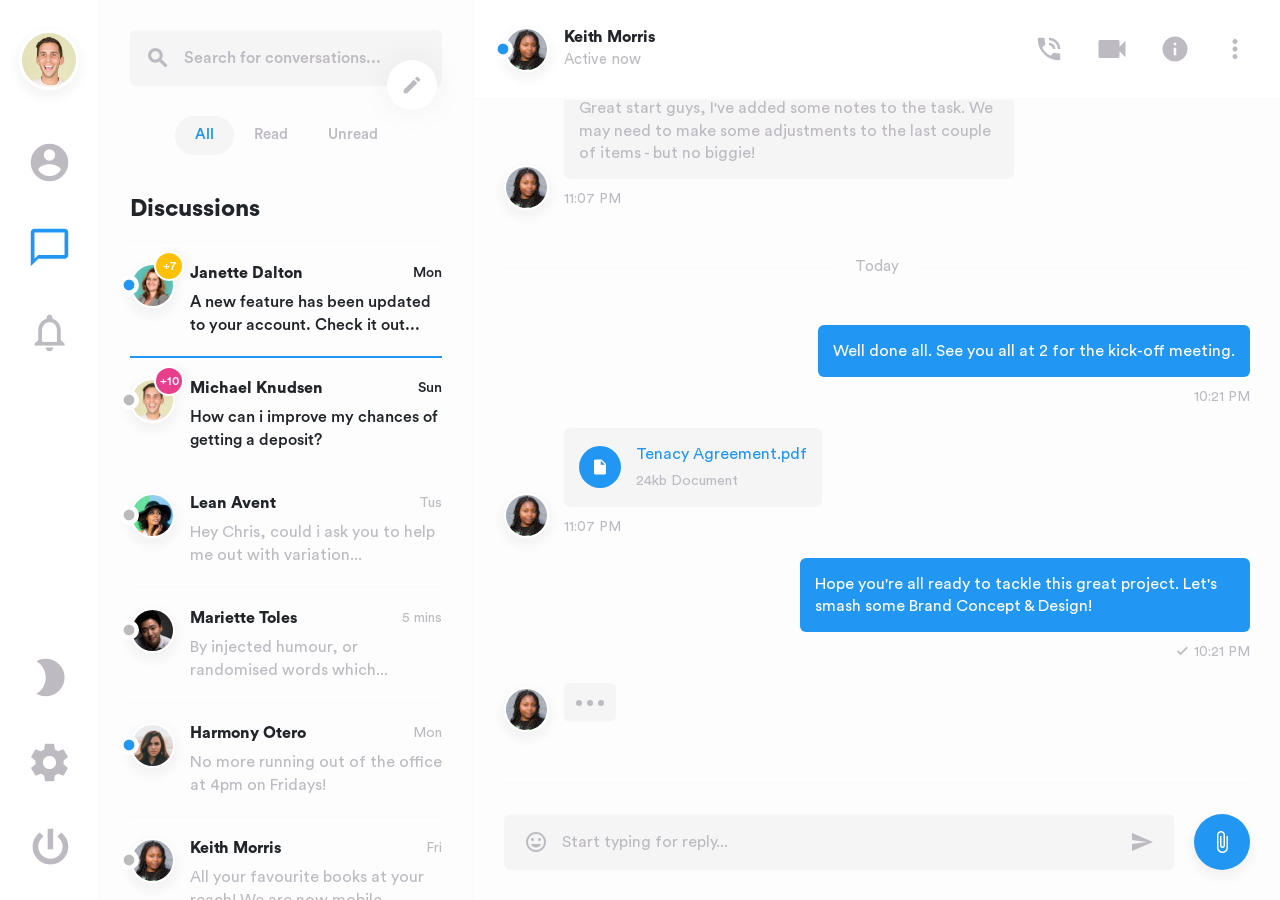
<file: chat2.html>
<!DOCTYPE html>
<html lang="en">

<head>
		<meta charset="utf-8">
		<title>Swipe – The Simplest Chat Platform</title>
		<meta name="description" content="#">
		<meta name="viewport" content="width=device-width, initial-scale=1, shrink-to-fit=no">
		<!-- Bootstrap core CSS -->
		<link href="dist/css/lib/bootstrap.min.css" type="text/css" rel="stylesheet">
		<!-- Swipe core CSS -->
		<link href="dist/css/swipe.min.css" type="text/css" rel="stylesheet">
		<!-- Favicon -->
		<link href="dist/img/favicon.png" type="image/png" rel="icon">
	</head>
	<body>
		<main>
			<div class="layout">
				<!-- Start of Navigation -->
				<div class="navigation">
					<div class="container">
						<div class="inside">
							<div class="nav nav-tab menu">
								<button class="btn"><img class="avatar-xl" src="dist/img/avatars/avatar-male-1.jpg" alt="avatar"></button>
								<a href="#members" data-toggle="tab"><i class="material-icons">account_circle</i></a>
								<a href="#discussions" data-toggle="tab" class="active"><i class="material-icons active">chat_bubble_outline</i></a>
								<a href="#notifications" data-toggle="tab" class="f-grow1"><i class="material-icons">notifications_none</i></a>
								<button class="btn mode"><i class="material-icons">brightness_2</i></button>
								<a href="#settings" data-toggle="tab"><i class="material-icons">settings</i></a>
								<button class="btn power" onclick="visitPage();"><i class="material-icons">power_settings_new</i></button>
							</div>
						</div>
					</div>
				</div>
				<!-- End of Navigation -->
				<!-- Start of Sidebar -->
				<div class="sidebar" id="sidebar">
					<div class="container">
						<div class="col-md-12">
							<div class="tab-content">
								<!-- Start of Contacts -->
								<div class="tab-pane fade" id="members">
									<div class="search">
										<form class="form-inline position-relative">
											<input type="search" class="form-control" id="people" placeholder="Search for people...">
											<button type="button" class="btn btn-link loop"><i class="material-icons">search</i></button>
										</form>
										<button class="btn create" data-toggle="modal" data-target="#exampleModalCenter"><i class="material-icons">person_add</i></button>
									</div>
									<div class="list-group sort">
										<button class="btn filterMembersBtn active show" data-toggle="list" data-filter="all">All</button>
										<button class="btn filterMembersBtn" data-toggle="list" data-filter="online">Online</button>
										<button class="btn filterMembersBtn" data-toggle="list" data-filter="offline">Offline</button>
									</div>						
									<div class="contacts">
										<h1>Contacts</h1>
										<div class="list-group" id="contacts" role="tablist">
											<a href="#" class="filterMembers all online contact" data-toggle="list">
												<img class="avatar-md" src="dist/img/avatars/avatar-female-1.jpg" data-toggle="tooltip" data-placement="top" title="Janette" alt="avatar">
												<div class="status">
													<i class="material-icons online">fiber_manual_record</i>
												</div>
												<div class="data">
													<h5>Janette Dalton</h5>
													<p>Sofia, Bulgaria</p>
												</div>
												<div class="person-add">
													<i class="material-icons">person</i>
												</div>
											</a>
											<a href="#" class="filterMembers all online contact" data-toggle="list">
												<img class="avatar-md" src="dist/img/avatars/avatar-male-1.jpg" data-toggle="tooltip" data-placement="top" title="Michael" alt="avatar">
												<div class="status">
													<i class="material-icons online">fiber_manual_record</i>
												</div>
												<div class="data">
													<h5>Michael Knudsen</h5>
													<p>Washington, USA</p>
												</div>
												<div class="person-add">
													<i class="material-icons">person</i>
												</div>
											</a>
											<a href="#" class="filterMembers all online contact" data-toggle="list">
												<img class="avatar-md" src="dist/img/avatars/avatar-female-2.jpg" data-toggle="tooltip" data-placement="top" title="Lean" alt="avatar">
												<div class="status">
													<i class="material-icons online">fiber_manual_record</i>
												</div>
												<div class="data">
													<h5>Lean Avent</h5>
													<p>Shanghai, China</p>
												</div>
												<div class="person-add">
													<i class="material-icons">person</i>
												</div>
											</a>
											<a href="#" class="filterMembers all online contact" data-toggle="list">
												<img class="avatar-md" src="dist/img/avatars/avatar-male-2.jpg" data-toggle="tooltip" data-placement="top" title="Mariette" alt="avatar">
												<div class="status">
													<i class="material-icons online">fiber_manual_record</i>
												</div>
												<div class="data">
													<h5>Mariette Toles</h5>
													<p>Helena, Montana</p>
												</div>
												<div class="person-add">
													<i class="material-icons">person</i>
												</div>
											</a>
											<a href="#" class="filterMembers all online contact" data-toggle="list">
												<img class="avatar-md" src="dist/img/avatars/avatar-female-3.jpg" data-toggle="tooltip" data-placement="top" title="Harmony" alt="avatar">
												<div class="status">
													<i class="material-icons online">fiber_manual_record</i>
												</div>
												<div class="data">
													<h5>Harmony Otero</h5>
													<p>Indore, India</p>
												</div>
												<div class="person-add">
													<i class="material-icons">person</i>
												</div>
											</a>
											<a href="#" class="filterMembers all offline contact" data-toggle="list">
												<img class="avatar-md" src="dist/img/avatars/avatar-female-5.jpg" data-toggle="tooltip" data-placement="top" title="Keith" alt="avatar">
												<div class="status">
													<i class="material-icons offline">fiber_manual_record</i>
												</div>
												<div class="data">
													<h5>Keith Morris</h5>
													<p>Chisinau, Moldova</p>
												</div>
												<div class="person-add">
													<i class="material-icons">person</i>
												</div>
											</a>
											<a href="#" class="filterMembers all offline contact" data-toggle="list">
												<img class="avatar-md" src="dist/img/avatars/avatar-female-6.jpg" data-toggle="tooltip" data-placement="top" title="Louis" alt="avatar">
												<div class="status">
													<i class="material-icons offline">fiber_manual_record</i>
												</div>
												<div class="data">
													<h5>Louis Martinez</h5>
													<p>Vienna, Austria</p>
												</div>
												<div class="person-add">
													<i class="material-icons">person</i>
												</div>
											</a>
											<a href="#" class="filterMembers all offline contact" data-toggle="list">
												<img class="avatar-md" src="dist/img/avatars/avatar-male-3.jpg" data-toggle="tooltip" data-placement="top" title="Ryan" alt="avatar">
												<div class="status">
													<i class="material-icons offline">fiber_manual_record</i>
												</div>
												<div class="data">
													<h5>Ryan Foster</h5>
													<p>Oslo, Norway</p>
												</div>
												<div class="person-add">
													<i class="material-icons">person</i>
												</div>
											</a>
											<a href="#" class="filterMembers all offline contact" data-toggle="list">
												<img class="avatar-md" src="dist/img/avatars/avatar-male-4.jpg" data-toggle="tooltip" data-placement="top" title="Mildred" alt="avatar">
												<div class="status">
													<i class="material-icons offline">fiber_manual_record</i>
												</div>
												<div class="data">
													<h5>Mildred Bennett</h5>
													<p>London, United Kingdom</p>
												</div>
												<div class="person-add">
													<i class="material-icons">person</i>
												</div>
											</a>
										</div>
									</div>
								</div>
								<!-- End of Contacts -->
								<!-- Start of Discussions -->
								<div id="discussions" class="tab-pane fade active show">
									<div class="search">
										<form class="form-inline position-relative">
											<input type="search" class="form-control" id="conversations" placeholder="Search for conversations...">
											<button type="button" class="btn btn-link loop"><i class="material-icons">search</i></button>
										</form>
										<button class="btn create" data-toggle="modal" data-target="#startnewchat"><i class="material-icons">create</i></button>
									</div>
									<div class="list-group sort">
										<button class="btn filterDiscussionsBtn active show" data-toggle="list" data-filter="all">All</button>
										<button class="btn filterDiscussionsBtn" data-toggle="list" data-filter="read">Read</button>
										<button class="btn filterDiscussionsBtn" data-toggle="list" data-filter="unread">Unread</button>
									</div>						
									<div class="discussions">
										<h1>Discussions</h1>
										<div class="list-group" id="chats" role="tablist">
											<a href="#list-chat" class="filterDiscussions all unread single active" id="list-chat-list" data-toggle="list" role="tab">
												<img class="avatar-md" src="dist/img/avatars/avatar-female-1.jpg" data-toggle="tooltip" data-placement="top" title="Janette" alt="avatar">
												<div class="status">
													<i class="material-icons online">fiber_manual_record</i>
												</div>
												<div class="new bg-yellow">
													<span>+7</span>
												</div>
												<div class="data">
													<h5>Janette Dalton</h5>
													<span>Mon</span>
													<p>A new feature has been updated to your account. Check it out...</p>
												</div>
											</a>									
											<a href="#list-empty" class="filterDiscussions all unread single" id="list-empty-list" data-toggle="list" role="tab">
												<img class="avatar-md" src="dist/img/avatars/avatar-male-1.jpg" data-toggle="tooltip" data-placement="top" title="Michael" alt="avatar">
												<div class="status">
													<i class="material-icons offline">fiber_manual_record</i>
												</div>
												<div class="new bg-pink">
													<span>+10</span>
												</div>
												<div class="data">
													<h5>Michael Knudsen</h5>
													<span>Sun</span>
													<p>How can i improve my chances of getting a deposit?</p>
												</div>
											</a>									
											<a href="#list-chat" class="filterDiscussions all read single" id="list-chat-list2" data-toggle="list" role="tab">
												<img class="avatar-md" src="dist/img/avatars/avatar-female-2.jpg" data-toggle="tooltip" data-placement="top" title="Lean" alt="avatar">
												<div class="status">
													<i class="material-icons offline">fiber_manual_record</i>
												</div>
												<div class="data">
													<h5>Lean Avent</h5>
													<span>Tus</span>
													<p>Hey Chris, could i ask you to help me out with variation...</p>
												</div>
											</a>
											<a href="#list-empty" class="filterDiscussions all read single" id="list-empty-list2" data-toggle="list" role="tab">
												<img class="avatar-md" src="dist/img/avatars/avatar-male-2.jpg" data-toggle="tooltip" data-placement="top" title="Mariette" alt="avatar">
												<div class="status">
													<i class="material-icons offline">fiber_manual_record</i>
												</div>
												<div class="data">
													<h5>Mariette Toles</h5>
													<span>5 mins</span>
													<p>By injected humour, or randomised words which...</p>
												</div>
											</a>
											<a href="#list-chat" class="filterDiscussions all read single" id="list-chat-list3" data-toggle="list" role="tab">
												<img class="avatar-md" src="dist/img/avatars/avatar-female-3.jpg" data-toggle="tooltip" data-placement="top" title="Harmony" alt="avatar">
												<div class="status">
													<i class="material-icons online">fiber_manual_record</i>
												</div>
												<div class="data">
													<h5>Harmony Otero</h5>
													<span>Mon</span>
													<p>No more running out of the office at 4pm on Fridays!</p>
												</div>
											</a>
											<a href="#list-empty" class="filterDiscussions all read single" id="list-empty-list3" data-toggle="list" role="tab">
												<img class="avatar-md" src="dist/img/avatars/avatar-female-5.jpg" data-toggle="tooltip" data-placement="top" title="Keith" alt="avatar">
												<div class="status">
													<i class="material-icons offline">fiber_manual_record</i>
												</div>
												<div class="data">
													<h5>Keith Morris</h5>
													<span>Fri</span>
													<p>All your favourite books at your reach! We are now mobile.</p>
												</div>
											</a>
											<a href="#list-request" class="filterDiscussions all unread single" id="list-request-list" data-toggle="list" role="tab">
												<img class="avatar-md" src="dist/img/avatars/avatar-female-6.jpg" data-toggle="tooltip" data-placement="top" title="Louis" alt="avatar">
												<div class="status">
													<i class="material-icons offline">fiber_manual_record</i>
												</div>
												<div class="new bg-gray">
													<span>?</span>
												</div>
												<div class="data">
													<h5>Louis Martinez</h5>
													<span>Feb 10</span>
													<p>Hi Keith, I'd like to add you as a contact.</p>
												</div>
											</a>
											<a href="#list-empty" class="filterDiscussions all read single" id="list-empty-list4" data-toggle="list" role="tab">
												<img class="avatar-md" src="dist/img/avatars/avatar-male-3.jpg" data-toggle="tooltip" data-placement="top" title="Ryan" alt="avatar">
												<div class="status">
													<i class="material-icons offline">fiber_manual_record</i>
												</div>
												<div class="data">
													<h5>Ryan Foster</h5>
													<span>Feb 9</span>
													<p>Dear Deborah, your Thai massage is today at 5pm.</p>
												</div>
											</a>
											<a href="#list-chat" class="filterDiscussions all unread single" id="list-chat-list5" data-toggle="list" role="tab">
												<img class="avatar-md" src="dist/img/avatars/avatar-male-4.jpg" data-toggle="tooltip" data-placement="top" title="Mildred" alt="avatar">
												<div class="status">
													<i class="material-icons offline">fiber_manual_record</i>
												</div>
												<div class="new bg-green">
													<span>+9</span>
												</div>
												<div class="data">
													<h5>Mildred Bennett</h5>
													<span>Thu</span>
													<p>Unfortunately your session today has been cancelled!</p>
												</div>
											</a>
										</div>
									</div>
								</div>
								<!-- End of Discussions -->
								<!-- Start of Notifications -->
								<div id="notifications" class="tab-pane fade">
									<div class="search">
										<form class="form-inline position-relative">
											<input type="search" class="form-control" id="notice" placeholder="Filter notifications...">
											<button type="button" class="btn btn-link loop"><i class="material-icons filter-list">filter_list</i></button>
										</form>
									</div>
									<div class="list-group sort">
										<button class="btn filterNotificationsBtn active show" data-toggle="list" data-filter="all">All</button>
										<button class="btn filterNotificationsBtn" data-toggle="list" data-filter="latest">Latest</button>
										<button class="btn filterNotificationsBtn" data-toggle="list" data-filter="oldest">Oldest</button>
									</div>						
									<div class="notifications">
										<h1>Notifications</h1>
										<div class="list-group" id="alerts" role="tablist">
											<a href="#" class="filterNotifications all latest notification" data-toggle="list">
												<img class="avatar-md" src="dist/img/avatars/avatar-female-1.jpg" data-toggle="tooltip" data-placement="top" title="Janette" alt="avatar">
												<div class="status">
													<i class="material-icons online">fiber_manual_record</i>
												</div>
												<div class="data">
													<p>Janette has accepted your friend request on Swipe.</p>
													<span>Oct 17, 2018</span>
												</div>
											</a>
											<a href="#" class="filterNotifications all latest notification" data-toggle="list">
												<img class="avatar-md" src="dist/img/avatars/avatar-male-1.jpg" data-toggle="tooltip" data-placement="top" title="Michael" alt="avatar">
												<div class="status">
													<i class="material-icons online">fiber_manual_record</i>
												</div>
												<div class="data">
													<p>Michael, you have a new friend suggestion today.</p>
													<span>Jun 21, 2018</span>
												</div>
											</a>
											<a href="#" class="filterNotifications all latest notification" data-toggle="list">
												<img class="avatar-md" src="dist/img/avatars/avatar-male-2.jpg" data-toggle="tooltip" data-placement="top" title="Mariette" alt="avatar">
												<div class="status">
													<i class="material-icons online">fiber_manual_record</i>
												</div>
												<div class="data">
													<p>Mariette have just sent you a new message.</p>
													<span>Feb 15, 2018</span>
												</div>
											</a>
											<a href="#" class="filterNotifications all latest notification" data-toggle="list">
												<img class="avatar-md" src="dist/img/avatars/avatar-female-6.jpg" data-toggle="tooltip" data-placement="top" title="Louis" alt="avatar">
												<div class="status">
													<i class="material-icons online">fiber_manual_record</i>
												</div>
												<div class="data">
													<p>Louis has a birthday today. Wish her all the best.</p>
													<span>Mar 23, 2018</span>
												</div>
											</a>
											<a href="#" class="filterNotifications all latest notification" data-toggle="list">
												<img class="avatar-md" src="dist/img/avatars/avatar-female-3.jpg" data-toggle="tooltip" data-placement="top" title="Janette" alt="avatar">
												<div class="status">
													<i class="material-icons online">fiber_manual_record</i>
												</div>
												<div class="data">
													<p>Harmony has accepted your friend request on Swipe.</p>
													<span>Jan 5, 2018</span>
												</div>
											</a>
											<a href="#" class="filterNotifications all oldest notification" data-toggle="list">
												<img class="avatar-md" src="dist/img/avatars/avatar-female-5.jpg" data-toggle="tooltip" data-placement="top" title="Janette" alt="avatar">
												<div class="status">
													<i class="material-icons offline">fiber_manual_record</i>
												</div>
												<div class="data">
													<p>Keith have just sent you a new message.</p>
													<span>Dec 22, 2017</span>
												</div>
											</a>
											<a href="#" class="filterNotifications all oldest notification" data-toggle="list">
												<img class="avatar-md" src="dist/img/avatars/avatar-female-2.jpg" data-toggle="tooltip" data-placement="top" title="Janette" alt="avatar">
												<div class="status">
													<i class="material-icons offline">fiber_manual_record</i>
												</div>
												<div class="data">
													<p>Michael, you have a new friend suggestion today.</p>
													<span>Nov 29, 2017</span>
												</div>
											</a>
											<a href="#" class="filterNotifications all oldest notification" data-toggle="list">
												<img class="avatar-md" src="dist/img/avatars/avatar-male-3.jpg" data-toggle="tooltip" data-placement="top" title="Janette" alt="avatar">
												<div class="status">
													<i class="material-icons offline">fiber_manual_record</i>
												</div>
												<div class="data">
													<p>Ryan have just sent you a new message.</p>
													<span>Sep 31, 2017</span>
												</div>
											</a>
											<a href="#" class="filterNotifications all oldest notification" data-toggle="list">
												<img class="avatar-md" src="dist/img/avatars/avatar-male-4.jpg" data-toggle="tooltip" data-placement="top" title="Janette" alt="avatar">
												<div class="status">
													<i class="material-icons offline">fiber_manual_record</i>
												</div>
												<div class="data">
													<p>Mildred has a birthday today. Wish him all the best.</p>
													<span>Jul 19, 2017</span>
												</div>
											</a>
										</div>
									</div>
								</div>
								<!-- End of Notifications -->
								<!-- Start of Settings -->
								<div class="tab-pane fade" id="settings">			
									<div class="settings">
										<div class="profile">
											<img class="avatar-xl" src="dist/img/avatars/avatar-male-1.jpg" alt="avatar">
											<h1><a href="#">Michael Knudsen</a></h1>
											<span>Helena, Montana</span>
											<div class="stats">
												<div class="item">
													<h2>122</h2>
													<h3>Fellas</h3>
												</div>
												<div class="item">
													<h2>305</h2>
													<h3>Chats</h3>
												</div>
												<div class="item">
													<h2>1538</h2>
													<h3>Posts</h3>
												</div>
											</div>
										</div>
										<div class="categories" id="accordionSettings">
											<h1>Settings</h1>
											<!-- Start of My Account -->
											<div class="category">
												<a href="#" class="title collapsed" id="headingOne" data-toggle="collapse" data-target="#collapseOne" aria-expanded="true" aria-controls="collapseOne">
													<i class="material-icons md-30 online">person_outline</i>
													<div class="data">
														<h5>My Account</h5>
														<p>Update your profile details</p>
													</div>
													<i class="material-icons">keyboard_arrow_right</i>
												</a>
												<div class="collapse" id="collapseOne" aria-labelledby="headingOne" data-parent="#accordionSettings">
													<div class="content">
														<div class="upload">
															<div class="data">
																<img class="avatar-xl" src="dist/img/avatars/avatar-male-1.jpg" alt="image">
																<label>
																	<input type="file">
																	<span class="btn button">Upload avatar</span>
																</label>
															</div>
															<p>For best results, use an image at least 256px by 256px in either .jpg or .png format!</p>
														</div>
														<form>
															<div class="parent">
																<div class="field">
																	<label for="firstName">First name <span>*</span></label>
																	<input type="text" class="form-control" id="firstName" placeholder="First name" value="Michael" required>
																</div>
																<div class="field">
																	<label for="lastName">Last name <span>*</span></label>
																	<input type="text" class="form-control" id="lastName" placeholder="Last name" value="Knudsen" required>
																</div>
															</div>
															<div class="field">
																<label for="email">Email <span>*</span></label>
																<input type="email" class="form-control" id="email" placeholder="Enter your email address" value="michael@gmail.com" required>
															</div>
															<div class="field">
																<label for="password">Password</label>
																<input type="password" class="form-control" id="password" placeholder="Enter a new password" value="password" required>
															</div>
															<div class="field">
																<label for="location">Location</label>
																<input type="text" class="form-control" id="location" placeholder="Enter your location" value="Helena, Montana" required>
															</div>
															<button class="btn btn-link w-100">Delete Account</button>
															<button type="submit" class="btn button w-100">Apply</button>
														</form>
													</div>
												</div>
											</div>
											<!-- End of My Account -->
											<!-- Start of Chat History -->
											<div class="category">
												<a href="#" class="title collapsed" id="headingTwo" data-toggle="collapse" data-target="#collapseTwo" aria-expanded="true" aria-controls="collapseTwo">
													<i class="material-icons md-30 online">mail_outline</i>
													<div class="data">
														<h5>Chats</h5>
														<p>Check your chat history</p>
													</div>
													<i class="material-icons">keyboard_arrow_right</i>
												</a>
												<div class="collapse" id="collapseTwo" aria-labelledby="headingTwo" data-parent="#accordionSettings">
													<div class="content layer">
														<div class="history">
															<p>When you clear your conversation history, the messages will be deleted from your own device.</p>
															<p>The messages won't be deleted or cleared on the devices of the people you chatted with.</p>
															<div class="custom-control custom-checkbox">
																<input type="checkbox" class="custom-control-input" id="same-address">
																<label class="custom-control-label" for="same-address">Hide will remove your chat history from the recent list.</label>
															</div>
															<div class="custom-control custom-checkbox">
																<input type="checkbox" class="custom-control-input" id="save-info">
																<label class="custom-control-label" for="save-info">Delete will remove your chat history from the device.</label>
															</div>
															<button type="submit" class="btn button w-100">Clear blah-blah</button>
														</div>
													</div>
												</div>
											</div>
											<!-- End of Chat History -->
											<!-- Start of Notifications Settings -->
											<div class="category">
												<a href="#" class="title collapsed" id="headingThree" data-toggle="collapse" data-target="#collapseThree" aria-expanded="true" aria-controls="collapseThree">
													<i class="material-icons md-30 online">notifications_none</i>
													<div class="data">
														<h5>Notifications</h5>
														<p>Turn notifications on or off</p>
													</div>
													<i class="material-icons">keyboard_arrow_right</i>
												</a>
												<div class="collapse" id="collapseThree" aria-labelledby="headingThree" data-parent="#accordionSettings">
													<div class="content no-layer">
														<div class="set">
															<div class="details">
																<h5>Desktop Notifications</h5>
																<p>You can set up Swipe to receive notifications when you have new messages.</p>
															</div>
															<label class="switch">
																<input type="checkbox" checked>
																<span class="slider round"></span>
															</label>
														</div>
														<div class="set">
															<div class="details">
																<h5>Unread Message Badge</h5>
																<p>If enabled shows a red badge on the Swipe app icon when you have unread messages.</p>
															</div>
															<label class="switch">
																<input type="checkbox" checked>
																<span class="slider round"></span>
															</label>
														</div>
														<div class="set">
															<div class="details">
																<h5>Taskbar Flashing</h5>
																<p>Flashes the Swipe app on mobile in your taskbar when you have new notifications.</p>
															</div>
															<label class="switch">
																<input type="checkbox">
																<span class="slider round"></span>
															</label>
														</div>
														<div class="set">
															<div class="details">
																<h5>Notification Sound</h5>
																<p>Set the app to alert you via notification sound when you have unread messages.</p>
															</div>
															<label class="switch">
																<input type="checkbox" checked>
																<span class="slider round"></span>
															</label>
														</div>
														<div class="set">
															<div class="details">
																<h5>Vibrate</h5>
																<p>Vibrate when receiving new messages (Ensure system vibration is also enabled).</p>
															</div>
															<label class="switch">
																<input type="checkbox">
																<span class="slider round"></span>
															</label>
														</div>
														<div class="set">
															<div class="details">
																<h5>Turn On Lights</h5>
																<p>When someone send you a text message you will receive alert via notification light.</p>
															</div>
															<label class="switch">
																<input type="checkbox">
																<span class="slider round"></span>
															</label>
														</div>
													</div>
												</div>
											</div>
											<!-- End of Notifications Settings -->
											<!-- Start of Connections -->
											<div class="category">
												<a href="#" class="title collapsed" id="headingFour" data-toggle="collapse" data-target="#collapseFour" aria-expanded="true" aria-controls="collapseFour">
													<i class="material-icons md-30 online">sync</i>
													<div class="data">
														<h5>Connections</h5>
														<p>Sync your social accounts</p>
													</div>
													<i class="material-icons">keyboard_arrow_right</i>
												</a>
												<div class="collapse" id="collapseFour" aria-labelledby="headingFour" data-parent="#accordionSettings">
													<div class="content">
														<div class="app">
															<img src="dist/img/integrations/slack.svg" alt="app">
															<div class="permissions">
																<h5>Skrill</h5>
																<p>Read, Write, Comment</p>
															</div>
															<label class="switch">
																<input type="checkbox" checked>
																<span class="slider round"></span>
															</label>
														</div>
														<div class="app">
															<img src="dist/img/integrations/dropbox.svg" alt="app">
															<div class="permissions">
																<h5>Dropbox</h5>
																<p>Read, Write, Upload</p>
															</div>
															<label class="switch">
																<input type="checkbox" checked>
																<span class="slider round"></span>
															</label>
														</div>
														<div class="app">
															<img src="dist/img/integrations/drive.svg" alt="app">
															<div class="permissions">
																<h5>Google Drive</h5>
																<p>No permissions set</p>
															</div>
															<label class="switch">
																<input type="checkbox">
																<span class="slider round"></span>
															</label>
														</div>
														<div class="app">
															<img src="dist/img/integrations/trello.svg" alt="app">
															<div class="permissions">
																<h5>Trello</h5>
																<p>No permissions set</p>
															</div>
															<label class="switch">
																<input type="checkbox">
																<span class="slider round"></span>
															</label>
														</div>
													</div>
												</div>
											</div>
											<!-- End of Connections -->
											<!-- Start of Appearance Settings -->
											<div class="category">
												<a href="#" class="title collapsed" id="headingFive" data-toggle="collapse" data-target="#collapseFive" aria-expanded="true" aria-controls="collapseFive">
													<i class="material-icons md-30 online">colorize</i>
													<div class="data">
														<h5>Appearance</h5>
														<p>Customize the look of Swipe</p>
													</div>
													<i class="material-icons">keyboard_arrow_right</i>
												</a>
												<div class="collapse" id="collapseFive" aria-labelledby="headingFive" data-parent="#accordionSettings">
													<div class="content no-layer">
														<div class="set">
															<div class="details">
																<h5>Turn Off Lights</h5>
																<p>The dark mode is applied to core areas of the app that are normally displayed as light.</p>
															</div>
															<label class="switch">
																<input type="checkbox">
																<span class="slider round mode"></span>
															</label>
														</div>
													</div>
												</div>
											</div>
											<!-- End of Appearance Settings -->
											<!-- Start of Language -->
											<div class="category">
												<a href="#" class="title collapsed" id="headingSix" data-toggle="collapse" data-target="#collapseSix" aria-expanded="true" aria-controls="collapseSix">
													<i class="material-icons md-30 online">language</i>
													<div class="data">
														<h5>Language</h5>
														<p>Select preferred language</p>
													</div>
													<i class="material-icons">keyboard_arrow_right</i>
												</a>
												<div class="collapse" id="collapseSix" aria-labelledby="headingSix" data-parent="#accordionSettings">
													<div class="content layer">
														<div class="language">
															<label for="country">Language</label>
															<select class="custom-select" id="country" required>
																<option value="">Select an language...</option>
																<option>English, UK</option>
																<option>English, US</option>
															</select>
														</div>
													</div>
												</div>
											</div>
											<!-- End of Language -->
											<!-- Start of Privacy & Safety -->
											<div class="category">
												<a href="#" class="title collapsed" id="headingSeven" data-toggle="collapse" data-target="#collapseSeven" aria-expanded="true" aria-controls="collapseSeven">
													<i class="material-icons md-30 online">lock_outline</i>
													<div class="data">
														<h5>Privacy & Safety</h5>
														<p>Control your privacy settings</p>
													</div>
													<i class="material-icons">keyboard_arrow_right</i>
												</a>
												<div class="collapse" id="collapseSeven" aria-labelledby="headingSeven" data-parent="#accordionSettings">
													<div class="content no-layer">
														<div class="set">
															<div class="details">
																<h5>Keep Me Safe</h5>
																<p>Automatically scan and delete direct messages you receive from everyone that contain explict content.</p>
															</div>
															<label class="switch">
																<input type="checkbox">
																<span class="slider round"></span>
															</label>
														</div>
														<div class="set">
															<div class="details">
																<h5>My Friends Are Nice</h5>
																<p>If enabled scans direct messages from everyone unless they are listed as your friend.</p>
															</div>
															<label class="switch">
																<input type="checkbox" checked>
																<span class="slider round"></span>
															</label>
														</div>
														<div class="set">
															<div class="details">
																<h5>Everyone can add me</h5>
																<p>If enabled anyone in or out your friends of friends list can send you a friend request.</p>
															</div>
															<label class="switch">
																<input type="checkbox" checked>
																<span class="slider round"></span>
															</label>
														</div>
														<div class="set">
															<div class="details">
																<h5>Friends of Friends</h5>
																<p>Only your friends or your mutual friends will be able to send you a friend reuqest.</p>
															</div>
															<label class="switch">
																<input type="checkbox" checked>
																<span class="slider round"></span>
															</label>
														</div>
														<div class="set">
															<div class="details">
																<h5>Data to Improve</h5>
																<p>This settings allows us to use and process information for analytical purposes.</p>
															</div>
															<label class="switch">
																<input type="checkbox">
																<span class="slider round"></span>
															</label>
														</div>
														<div class="set">
															<div class="details">
																<h5>Data to Customize</h5>
																<p>This settings allows us to use your information to customize Swipe for you.</p>
															</div>
															<label class="switch">
																<input type="checkbox">
																<span class="slider round"></span>
															</label>
														</div>
													</div>
												</div>
											</div>
											<!-- End of Privacy & Safety -->
											<!-- Start of Logout -->
											<div class="category">
												<a href="sign-in.html" class="title collapsed">
													<i class="material-icons md-30 online">power_settings_new</i>
													<div class="data">
														<h5>Power Off</h5>
														<p>Log out of your account</p>
													</div>
													<i class="material-icons">keyboard_arrow_right</i>
												</a>
											</div>
											<!-- End of Logout -->
										</div>
									</div>
								</div>
								<!-- End of Settings -->
							</div>
						</div>
					</div>
				</div>
				<!-- End of Sidebar -->
				<!-- Start of Add Friends -->
				<div class="modal fade" id="exampleModalCenter" tabindex="-1" role="dialog" aria-hidden="true">
					<div class="modal-dialog modal-dialog-centered" role="document">
						<div class="requests">
							<div class="title">
								<h1>Add your friends</h1>
								<button type="button" class="btn" data-dismiss="modal" aria-label="Close"><i class="material-icons">close</i></button>
							</div>
							<div class="content">
								<form>
									<div class="form-group">
										<label for="user">Username:</label>
										<input type="text" class="form-control" id="user" placeholder="Add recipient..." required>
										<div class="user" id="contact">
											<img class="avatar-sm" src="dist/img/avatars/avatar-female-5.jpg" alt="avatar">
											<h5>Keith Morris</h5>
											<button class="btn"><i class="material-icons">close</i></button>
										</div>
									</div>
									<div class="form-group">
										<label for="welcome">Message:</label>
										<textarea class="text-control" id="welcome" placeholder="Send your welcome message...">Hi Keith, I'd like to add you as a contact.</textarea>
									</div>
									<button type="submit" class="btn button w-100">Send Friend Request</button>
								</form>
							</div>
						</div>
					</div>
				</div>
				<!-- End of Add Friends -->
				<!-- Start of Create Chat -->
				<div class="modal fade" id="startnewchat" tabindex="-1" role="dialog" aria-hidden="true">
					<div class="modal-dialog modal-dialog-centered" role="document">
						<div class="requests">
							<div class="title">
								<h1>Start new chat</h1>
								<button type="button" class="btn" data-dismiss="modal" aria-label="Close"><i class="material-icons">close</i></button>
							</div>
							<div class="content">
								<form>
									<div class="form-group">
										<label for="participant">Recipient:</label>
										<input type="text" class="form-control" id="participant" placeholder="Add recipient..." required>
										<div class="user" id="recipient">
											<img class="avatar-sm" src="dist/img/avatars/avatar-female-5.jpg" alt="avatar">
											<h5>Keith Morris</h5>
											<button class="btn"><i class="material-icons">close</i></button>
										</div>
									</div>
									<div class="form-group">
										<label for="topic">Topic:</label>
										<input type="text" class="form-control" id="topic" placeholder="What's the topic?" required>
									</div>
									<div class="form-group">
										<label for="message">Message:</label>
										<textarea class="text-control" id="message" placeholder="Send your welcome message...">Hmm, are you friendly?</textarea>
									</div>
									<button type="submit" class="btn button w-100">Start New Chat</button>
								</form>
							</div>
						</div>
					</div>
				</div>
				<!-- End of Create Chat -->
				<div class="main">
					<div class="tab-content" id="nav-tabContent">
						<!-- Start of Babble -->
						<div class="babble tab-pane fade active show" id="list-chat" role="tabpanel" aria-labelledby="list-chat-list">
							<!-- Start of Chat -->
							<div class="chat" id="chat1">
								<div class="top">
									<div class="container">
										<div class="col-md-12">
											<div class="inside">
												<a href="#"><img class="avatar-md" src="dist/img/avatars/avatar-female-5.jpg" data-toggle="tooltip" data-placement="top" title="Keith" alt="avatar"></a>
												<div class="status">
													<i class="material-icons online">fiber_manual_record</i>
												</div>
												<div class="data">
													<h5><a href="#">Keith Morris</a></h5>
													<span>Active now</span>
												</div>
												<button class="btn connect d-md-block d-none" name="1"><i class="material-icons md-30">phone_in_talk</i></button>
												<button class="btn connect d-md-block d-none" name="1"><i class="material-icons md-36">videocam</i></button>
												<button class="btn d-md-block d-none"><i class="material-icons md-30">info</i></button>
												<div class="dropdown">
													<button class="btn" data-toggle="dropdown" aria-haspopup="true" aria-expanded="false"><i class="material-icons md-30">more_vert</i></button>
													<div class="dropdown-menu dropdown-menu-right">
														<button class="dropdown-item connect" name="1"><i class="material-icons">phone_in_talk</i>Voice Call</button>
														<button class="dropdown-item connect" name="1"><i class="material-icons">videocam</i>Video Call</button>
														<hr>
														<button class="dropdown-item"><i class="material-icons">clear</i>Clear History</button>
														<button class="dropdown-item"><i class="material-icons">block</i>Block Contact</button>
														<button class="dropdown-item"><i class="material-icons">delete</i>Delete Contact</button>
													</div>
												</div>
											</div>
										</div>
									</div>
								</div>
								<div class="content" id="content">
									<div class="container">
										<div class="col-md-12">
											<div class="date">
												<hr>
												<span>Yesterday</span>
												<hr>
											</div>
											<div class="message">
												<img class="avatar-md" src="dist/img/avatars/avatar-female-5.jpg" data-toggle="tooltip" data-placement="top" title="Keith" alt="avatar">
												<div class="text-main">
													<div class="text-group">
														<div class="text">
															<p>We've got some killer ideas kicking about already.</p>
														</div>
													</div>
													<span>09:46 AM</span>
												</div>
											</div>
											<div class="message me">
												<div class="text-main">
													<div class="text-group me">
														<div class="text me">
															<p>Can't wait! How are we coming along with the client?</p>
														</div>
													</div>
													<span>11:32 AM</span>
												</div>
											</div>
											<div class="message">
												<img class="avatar-md" src="dist/img/avatars/avatar-female-5.jpg" data-toggle="tooltip" data-placement="top" title="Keith" alt="avatar">
												<div class="text-main">
													<div class="text-group">
														<div class="text">
															<p>Coming along nicely, we've got a draft for the client quarries completed.</p>
														</div>
													</div>
													<span>02:56 PM</span>
												</div>
											</div>
											<div class="message me">
												<div class="text-main">
													<div class="text-group me">
														<div class="text me">
															<p>Roger that boss!</p>
														</div>
													</div>
													<div class="text-group me">
														<div class="text me">
															<p>I have already started gathering some stuff for the mood boards, excited to start!</p>
														</div>
													</div>
													<span>10:21 PM</span>
												</div>
											</div>
											<div class="message">
												<img class="avatar-md" src="dist/img/avatars/avatar-female-5.jpg" data-toggle="tooltip" data-placement="top" title="Keith" alt="avatar">
												<div class="text-main">
													<div class="text-group">
														<div class="text">
															<p>Great start guys, I've added some notes to the task. We may need to make some adjustments to the last couple of items - but no biggie!</p>
														</div>
													</div>
													<span>11:07 PM</span>
												</div>
											</div>
											<div class="date">
												<hr>
												<span>Today</span>
												<hr>
											</div>
											<div class="message me">
												<div class="text-main">
													<div class="text-group me">
														<div class="text me">
															<p>Well done all. See you all at 2 for the kick-off meeting.</p>
														</div>
													</div>
													<span>10:21 PM</span>
												</div>
											</div>
											<div class="message">
												<img class="avatar-md" src="dist/img/avatars/avatar-female-5.jpg" data-toggle="tooltip" data-placement="top" title="Keith" alt="avatar">
												<div class="text-main">
													<div class="text-group">
														<div class="text">
															<div class="attachment">
																<button class="btn attach"><i class="material-icons md-18">insert_drive_file</i></button>
																<div class="file">
																	<h5><a href="#">Tenacy Agreement.pdf</a></h5>
																	<span>24kb Document</span>
																</div>
															</div>
														</div>
													</div>
													<span>11:07 PM</span>
												</div>
											</div>
											<div class="message me">
												<div class="text-main">
													<div class="text-group me">
														<div class="text me">
															<p>Hope you're all ready to tackle this great project. Let's smash some Brand Concept & Design!</p>
														</div>
													</div>
													<span><i class="material-icons">check</i>10:21 PM</span>
												</div>
											</div>
											<div class="message">
												<img class="avatar-md" src="dist/img/avatars/avatar-female-5.jpg" data-toggle="tooltip" data-placement="top" title="Keith" alt="avatar">
												<div class="text-main">
													<div class="text-group">
														<div class="text typing">
															<div class="wave">
																<span class="dot"></span>
																<span class="dot"></span>
																<span class="dot"></span>
															</div>
														</div>
													</div>
												</div>
											</div>
										</div>
									</div>
								</div>
								<div class="container">
									<div class="col-md-12">
										<div class="bottom">
											<form class="position-relative w-100">
												<textarea class="form-control" placeholder="Start typing for reply..." rows="1"></textarea>
												<button class="btn emoticons"><i class="material-icons">insert_emoticon</i></button>
												<button type="submit" class="btn send"><i class="material-icons">send</i></button>
											</form>
											<label>
												<input type="file">
												<span class="btn attach d-sm-block d-none"><i class="material-icons">attach_file</i></span>
											</label> 
										</div>
									</div>
								</div>
							</div>
							<!-- End of Chat -->
							<!-- Start of Call -->
							<div class="call" id="call1">
								<div class="content">
									<div class="container">
										<div class="col-md-12">
											<div class="inside">
												<div class="panel">
													<div class="participant">
														<img class="avatar-xxl" src="dist/img/avatars/avatar-female-5.jpg" alt="avatar">
														<span>Connecting</span>
													</div>							
													<div class="options">
														<button class="btn option"><i class="material-icons md-30">mic</i></button>
														<button class="btn option"><i class="material-icons md-30">videocam</i></button>
														<button class="btn option call-end"><i class="material-icons md-30">call_end</i></button>
														<button class="btn option"><i class="material-icons md-30">person_add</i></button>
														<button class="btn option"><i class="material-icons md-30">volume_up</i></button>
													</div>
													<button class="btn back" name="1"><i class="material-icons md-24">chat</i></button>
												</div>
											</div>
										</div>
									</div>
								</div>
							</div>
							<!-- End of Call -->
						</div>
						<!-- End of Babble -->
						<!-- Start of Babble -->
						<div class="babble tab-pane fade" id="list-empty" role="tabpanel" aria-labelledby="list-empty-list">
							<!-- Start of Chat -->
							<div class="chat" id="chat2">
								<div class="top">
									<div class="container">
										<div class="col-md-12">
											<div class="inside">
												<a href="#"><img class="avatar-md" src="dist/img/avatars/avatar-female-2.jpg" data-toggle="tooltip" data-placement="top" title="Lean" alt="avatar"></a>
												<div class="status">
													<i class="material-icons offline">fiber_manual_record</i>
												</div>
												<div class="data">
													<h5><a href="#">Lean Avent</a></h5>
													<span>Inactive</span>
												</div>
												<button class="btn connect d-md-block d-none" name="2"><i class="material-icons md-30">phone_in_talk</i></button>
												<button class="btn connect d-md-block d-none" name="2"><i class="material-icons md-36">videocam</i></button>
												<button class="btn d-md-block d-none"><i class="material-icons md-30">info</i></button>
												<div class="dropdown">
													<button class="btn" data-toggle="dropdown" aria-haspopup="true" aria-expanded="false"><i class="material-icons md-30">more_vert</i></button>
													<div class="dropdown-menu dropdown-menu-right">
														<button class="dropdown-item connect" name="2"><i class="material-icons">phone_in_talk</i>Voice Call</button>
														<button class="dropdown-item connect" name="2"><i class="material-icons">videocam</i>Video Call</button>
														<hr>
														<button class="dropdown-item"><i class="material-icons">clear</i>Clear History</button>
														<button class="dropdown-item"><i class="material-icons">block</i>Block Contact</button>
														<button class="dropdown-item"><i class="material-icons">delete</i>Delete Contact</button>
													</div>
												</div>
											</div>
										</div>
									</div>
								</div>
								<div class="content empty">
									<div class="container">
										<div class="col-md-12">
											<div class="no-messages">
												<i class="material-icons md-48">forum</i>
												<p>Seems people are shy to start the chat. Break the ice send the first message.</p>
											</div>
										</div>
									</div>
								</div>
								<div class="container">
									<div class="col-md-12">
										<div class="bottom">
											<form class="position-relative w-100">
												<textarea class="form-control" placeholder="Start typing for reply..." rows="1"></textarea>
												<button class="btn emoticons"><i class="material-icons">insert_emoticon</i></button>
												<button type="submit" class="btn send"><i class="material-icons">send</i></button>
											</form>
											<label>
												<input type="file">
												<span class="btn attach d-sm-block d-none"><i class="material-icons">attach_file</i></span>
											</label> 
										</div>
									</div>
								</div>
							</div>
							<!-- End of Chat -->
							<!-- Start of Call -->
							<div class="call" id="call2">
								<div class="content">
									<div class="container">
										<div class="col-md-12">
											<div class="inside">
												<div class="panel">
													<div class="participant">
														<img class="avatar-xxl" src="dist/img/avatars/avatar-female-2.jpg" alt="avatar">
														<span>Connecting</span>
													</div>							
													<div class="options">
														<button class="btn option"><i class="material-icons md-30">mic</i></button>
														<button class="btn option"><i class="material-icons md-30">videocam</i></button>
														<button class="btn option call-end"><i class="material-icons md-30">call_end</i></button>
														<button class="btn option"><i class="material-icons md-30">person_add</i></button>
														<button class="btn option"><i class="material-icons md-30">volume_up</i></button>
													</div>
													<button class="btn back" name="2"><i class="material-icons md-24">chat</i></button>
												</div>
											</div>
										</div>
									</div>
								</div>
							</div>
							<!-- End of Call -->
						</div>
						<!-- End of Babble -->
						<!-- Start of Babble -->
						<div class="babble tab-pane fade" id="list-request" role="tabpanel" aria-labelledby="list-request-list">
							<!-- Start of Chat -->
							<div class="chat" id="chat3">
								<div class="top">
									<div class="container">
										<div class="col-md-12">
											<div class="inside">
												<a href="#"><img class="avatar-md" src="dist/img/avatars/avatar-female-6.jpg" data-toggle="tooltip" data-placement="top" title="Louis" alt="avatar"></a>
												<div class="status">
													<i class="material-icons offline">fiber_manual_record</i>
												</div>
												<div class="data">
													<h5><a href="#">Louis Martinez</a></h5>
													<span>Inactive</span>
												</div>
												<button class="btn disabled d-md-block d-none" disabled><i class="material-icons md-30">phone_in_talk</i></button>
												<button class="btn disabled d-md-block d-none" disabled><i class="material-icons md-36">videocam</i></button>
												<button class="btn d-md-block disabled d-none" disabled><i class="material-icons md-30">info</i></button>
												<div class="dropdown">
													<button class="btn disabled" data-toggle="dropdown" aria-haspopup="true" aria-expanded="false" disabled><i class="material-icons md-30">more_vert</i></button>
													<div class="dropdown-menu dropdown-menu-right">
														<button class="dropdown-item"><i class="material-icons">phone_in_talk</i>Voice Call</button>
														<button class="dropdown-item"><i class="material-icons">videocam</i>Video Call</button>
														<hr>
														<button class="dropdown-item"><i class="material-icons">clear</i>Clear History</button>
														<button class="dropdown-item"><i class="material-icons">block</i>Block Contact</button>
														<button class="dropdown-item"><i class="material-icons">delete</i>Delete Contact</button>
													</div>
												</div>
											</div>
										</div>
									</div>
								</div>
								<div class="content empty">
									<div class="container">
										<div class="col-md-12">
											<div class="no-messages request">
												<a href="#"><img class="avatar-xl" src="dist/img/avatars/avatar-female-6.jpg" data-toggle="tooltip" data-placement="top" title="Louis" alt="avatar"></a>
												<h5>Louis Martinez would like to add you as a contact. <span>Hi Keith, I'd like to add you as a contact.</span></h5>
												<div class="options">
													<button class="btn button"><i class="material-icons">check</i></button>
													<button class="btn button"><i class="material-icons">close</i></button>
												</div>
											</div>
										</div>
									</div>
								</div>
								<div class="container">
									<div class="col-md-12">
										<div class="bottom">
											<form class="position-relative w-100">
												<textarea class="form-control" placeholder="Messaging unavailable" rows="1" disabled></textarea>
												<button class="btn emoticons disabled" disabled><i class="material-icons">insert_emoticon</i></button>
												<button class="btn send disabled" disabled><i class="material-icons">send</i></button>
											</form>
											<label>
												<input type="file" disabled>
												<span class="btn attach disabled d-sm-block d-none"><i class="material-icons">attach_file</i></span>
											</label> 
										</div>
									</div>
								</div>
							</div>
							<!-- End of Chat -->
						</div>
						<!-- End of Babble -->
					</div>
				</div>
			</div> <!-- Layout -->
		</main>
		<!-- Bootstrap/Swipe core JavaScript
		================================================== -->
		<!-- Placed at the end of the document so the pages load faster -->
		<script src="dist/js/jquery-3.3.1.slim.min.js" integrity="sha384-q8i/X+965DzO0rT7abK41JStQIAqVgRVzpbzo5smXKp4YfRvH+8abtTE1Pi6jizo" crossorigin="anonymous"></script>
		<script>window.jQuery || document.write('<script src="dist/js/vendor/jquery-slim.min.js"><\/script>')</script>
		<script src="dist/js/vendor/popper.min.js"></script>
		<script src="dist/js/swipe.min.js"></script>
		<script src="dist/js/bootstrap.min.js"></script>
		<script>
			function scrollToBottom(el) { el.scrollTop = el.scrollHeight; }
			scrollToBottom(document.getElementById('content'));
		</script>
	</body>


</html>
</file>
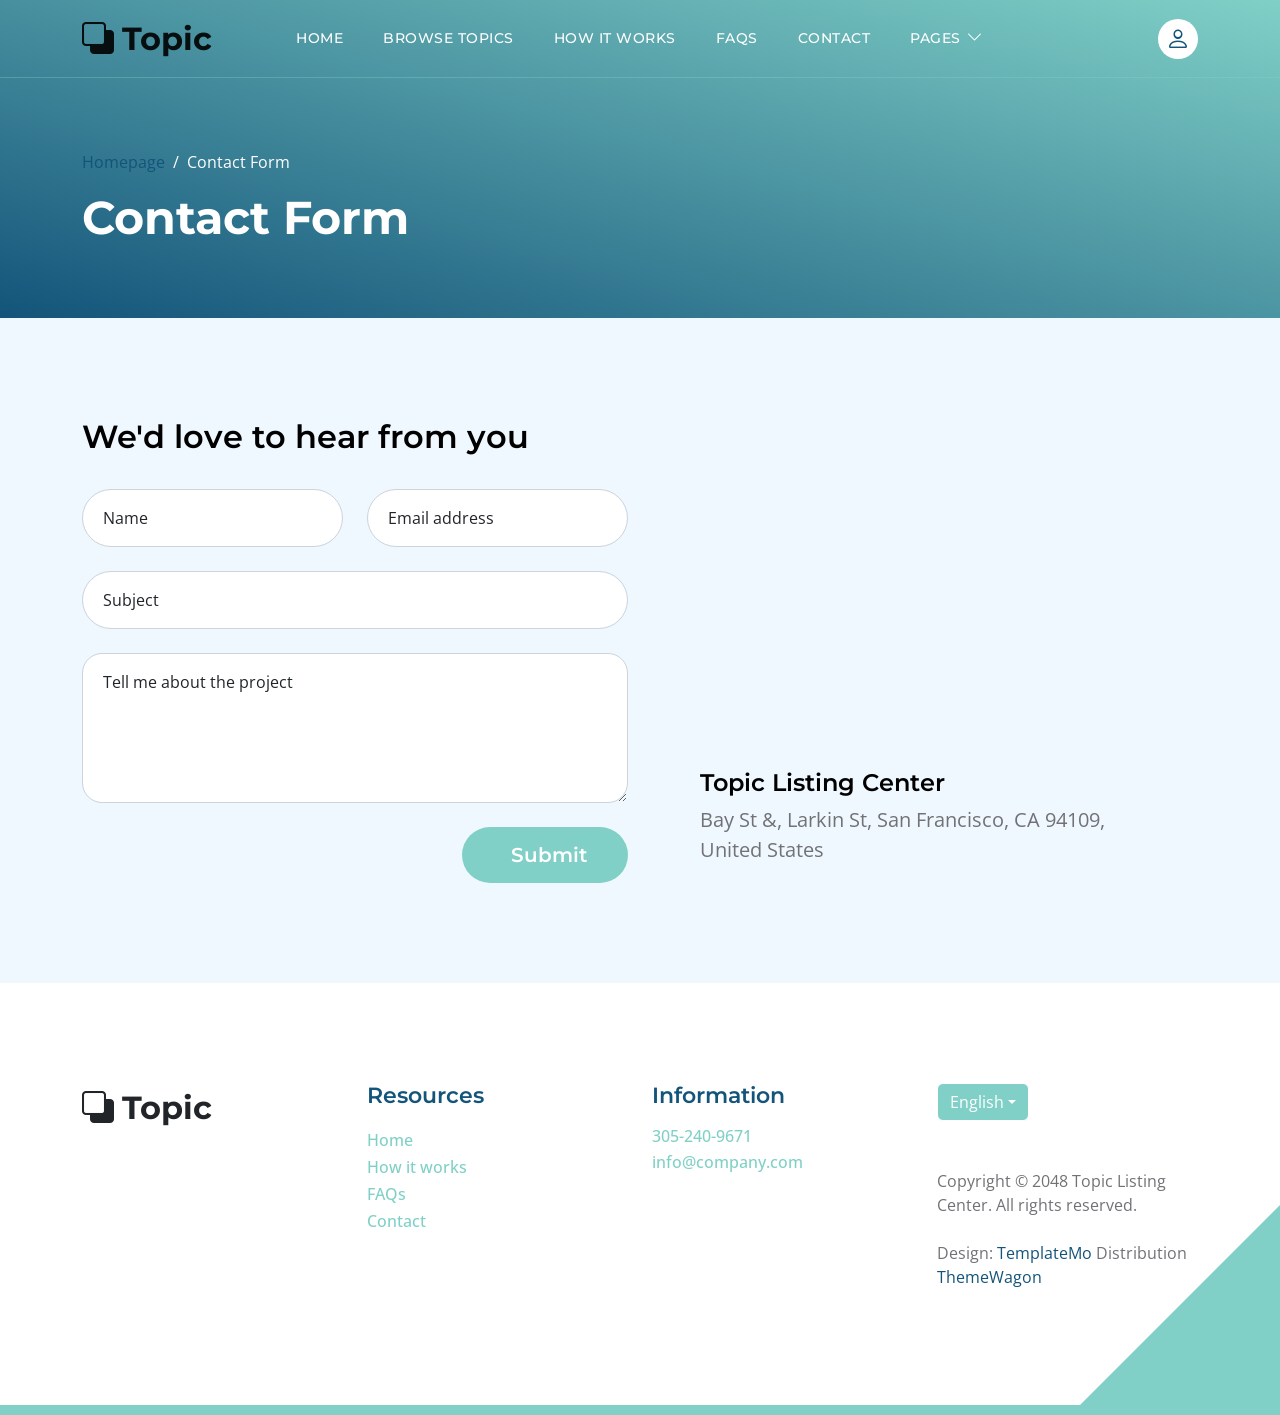
<file: contact.html>
<!doctype html>
<html lang="en">
    <head>
        <meta charset="utf-8">
        <meta name="viewport" content="width=device-width, initial-scale=1">

        <meta name="description" content="">
        <meta name="author" content="">

        <title>Contact Page</title>

        <!-- CSS FILES -->        
        <link rel="preconnect" href="https://fonts.googleapis.com">
        
        <link rel="preconnect" href="https://fonts.gstatic.com" crossorigin>

        <link href="https://fonts.googleapis.com/css2?family=Montserrat:wght@500;600;700&family=Open+Sans&display=swap" rel="stylesheet">
                        
        <link href="css/bootstrap.min.css" rel="stylesheet">

        <link href="css/bootstrap-icons.css" rel="stylesheet">

        <link href="css/templatemo-topic-listing.css" rel="stylesheet">
<!--

TemplateMo 590 topic listing

https://templatemo.com/tm-590-topic-listing

-->
    </head>
    
    <body class="topics-listing-page" id="top">

        <main>

            <nav class="navbar navbar-expand-lg">
                <div class="container">
                    <a class="navbar-brand" href="index.html">
                        <i class="bi-back"></i>
                        <span>Topic</span>
                    </a>

                    <div class="d-lg-none ms-auto me-4">
                        <a href="#top" class="navbar-icon bi-person smoothscroll"></a>
                    </div>
    
                    <button class="navbar-toggler" type="button" data-bs-toggle="collapse" data-bs-target="#navbarNav" aria-controls="navbarNav" aria-expanded="false" aria-label="Toggle navigation">
                        <span class="navbar-toggler-icon"></span>
                    </button>
    
                    <div class="collapse navbar-collapse" id="navbarNav">
                        <ul class="navbar-nav ms-lg-5 me-lg-auto">
                            <li class="nav-item">
                                <a class="nav-link click-scroll" href="index.html#section_1">Home</a>
                            </li>

                            <li class="nav-item">
                                <a class="nav-link click-scroll" href="index.html#section_2">Browse Topics</a>
                            </li>
    
                            <li class="nav-item">
                                <a class="nav-link click-scroll" href="index.html#section_3">How it works</a>
                            </li>

                            <li class="nav-item">
                                <a class="nav-link click-scroll" href="index.html#section_4">FAQs</a>
                            </li>
    
                            <li class="nav-item">
                                <a class="nav-link click-scroll" href="index.html#section_5">Contact</a>
                            </li>

                            <li class="nav-item dropdown">
                                <a class="nav-link dropdown-toggle" href="#section_5" id="navbarLightDropdownMenuLink" role="button" data-bs-toggle="dropdown" aria-expanded="false">Pages</a>

                                <ul class="dropdown-menu dropdown-menu-light" aria-labelledby="navbarLightDropdownMenuLink">
                                    <li><a class="dropdown-item" href="topics-listing.html">Topics Listing</a></li>

                                    <li><a class="dropdown-item active" href="contact.html">Contact Form</a></li>
                                </ul>
                            </li>
                        </ul>

                        <div class="d-none d-lg-block">
                            <a href="#top" class="navbar-icon bi-person smoothscroll"></a>
                        </div>
                    </div>
                </div>
            </nav>


            <header class="site-header d-flex flex-column justify-content-center align-items-center">
                <div class="container">
                    <div class="row align-items-center">

                        <div class="col-lg-5 col-12">
                            <nav aria-label="breadcrumb">
                                <ol class="breadcrumb">
                                    <li class="breadcrumb-item"><a href="index.html">Homepage</a></li>

                                    <li class="breadcrumb-item active" aria-current="page">Contact Form</li>
                                </ol>
                            </nav>

                            <h2 class="text-white">Contact Form</h2>
                        </div>

                    </div>
                </div>
            </header>


            <section class="section-padding section-bg">
                <div class="container">
                    <div class="row">

                        <div class="col-lg-12 col-12">
                            <h3 class="mb-4 pb-2">We'd love to hear from you</h3>
                        </div>

                        <div class="col-lg-6 col-12">
                            <form action="#" method="post" class="custom-form contact-form" role="form">
                                <div class="row">
                                    <div class="col-lg-6 col-md-6 col-12">
                                        <div class="form-floating">
                                            <input type="text" name="name" id="name" class="form-control" placeholder="Name" required="">
                                            
                                            <label for="floatingInput">Name</label>
                                        </div>
                                    </div>

                                    <div class="col-lg-6 col-md-6 col-12"> 
                                        <div class="form-floating">
                                            <input type="email" name="email" id="email" pattern="[^ @]*@[^ @]*" class="form-control" placeholder="Email address" required="">
                                            
                                            <label for="floatingInput">Email address</label>
                                        </div>
                                    </div>

                                    <div class="col-lg-12 col-12">
                                        <div class="form-floating">
                                            <input type="text" name="subject" id="name" class="form-control" placeholder="Name" required="">
                                            
                                            <label for="floatingInput">Subject</label>
                                        </div>

                                        <div class="form-floating">
                                            <textarea class="form-control" id="message" name="message" placeholder="Tell me about the project"></textarea>
                                            
                                            <label for="floatingTextarea">Tell me about the project</label>
                                        </div>
                                    </div>

                                    <div class="col-lg-4 col-12 ms-auto">
                                        <button type="submit" class="form-control">Submit</button>
                                    </div>

                                </div>
                            </form>
                        </div>

                        <div class="col-lg-5 col-12 mx-auto mt-5 mt-lg-0">
                            <iframe class="google-map" src="https://www.google.com/maps/embed?pb=!1m18!1m12!1m3!1d2595.065641062665!2d-122.4230416990949!3d37.80335401520422!2m3!1f0!2f0!3f0!3m2!1i1024!2i768!4f13.1!3m3!1m2!1s0x80858127459fabad%3A0x808ba520e5e9edb7!2sFrancisco%20Park!5e1!3m2!1sen!2sth!4v1684340239744!5m2!1sen!2sth" width="100%" height="250" style="border:0;" allowfullscreen="" loading="lazy" referrerpolicy="no-referrer-when-downgrade"></iframe>

                            <h5 class="mt-4 mb-2">Topic Listing Center</h5>

                            <p>Bay St &amp;, Larkin St, San Francisco, CA 94109, United States</p>
                        </div>

                    </div>
                </div>
            </section>
        </main>

        <footer class="site-footer section-padding">
            <div class="container">
                <div class="row">

                    <div class="col-lg-3 col-12 mb-4 pb-2">
                        <a class="navbar-brand mb-2" href="index.html">
                            <i class="bi-back"></i>
                            <span>Topic</span>
                        </a>
                    </div>

                    <div class="col-lg-3 col-md-4 col-6">
                        <h6 class="site-footer-title mb-3">Resources</h6>

                        <ul class="site-footer-links">
                            <li class="site-footer-link-item">
                                <a href="#" class="site-footer-link">Home</a>
                            </li>

                            <li class="site-footer-link-item">
                                <a href="#" class="site-footer-link">How it works</a>
                            </li>

                            <li class="site-footer-link-item">
                                <a href="#" class="site-footer-link">FAQs</a>
                            </li>

                            <li class="site-footer-link-item">
                                <a href="#" class="site-footer-link">Contact</a>
                            </li>
                        </ul>
                    </div>

                    <div class="col-lg-3 col-md-4 col-6 mb-4 mb-lg-0">
                        <h6 class="site-footer-title mb-3">Information</h6>

                        <p class="text-white d-flex mb-1">
                            <a href="tel: 305-240-9671" class="site-footer-link">
                                305-240-9671
                            </a>
                        </p>

                        <p class="text-white d-flex">
                            <a href="mailto:info@company.com" class="site-footer-link">
                                info@company.com
                            </a>
                        </p>
                    </div>

                    <div class="col-lg-3 col-md-4 col-12 mt-4 mt-lg-0 ms-auto">
                        <div class="dropdown">
                            <button class="btn btn-secondary dropdown-toggle" type="button" data-bs-toggle="dropdown" aria-expanded="false">
                            English</button>

                            <ul class="dropdown-menu">
                                <li><button class="dropdown-item" type="button">Thai</button></li>

                                <li><button class="dropdown-item" type="button">Myanmar</button></li>

                                <li><button class="dropdown-item" type="button">Arabic</button></li>
                            </ul>
                        </div>

                        <p class="copyright-text mt-lg-5 mt-4">Copyright © 2048 Topic Listing Center. All rights reserved.
                        <br><br>Design: <a rel="nofollow" href="https://templatemo.com" target="_blank">TemplateMo</a> Distribution <a href="https://themewagon.com">ThemeWagon</a></p>
                        
                    </div>

                </div>
            </div>
        </footer>

        <!-- JAVASCRIPT FILES -->
        <script src="js/jquery.min.js"></script>
        <script src="js/bootstrap.bundle.min.js"></script>
        <script src="js/jquery.sticky.js"></script>
        <script src="js/custom.js"></script>

    </body>
</html>
</file>
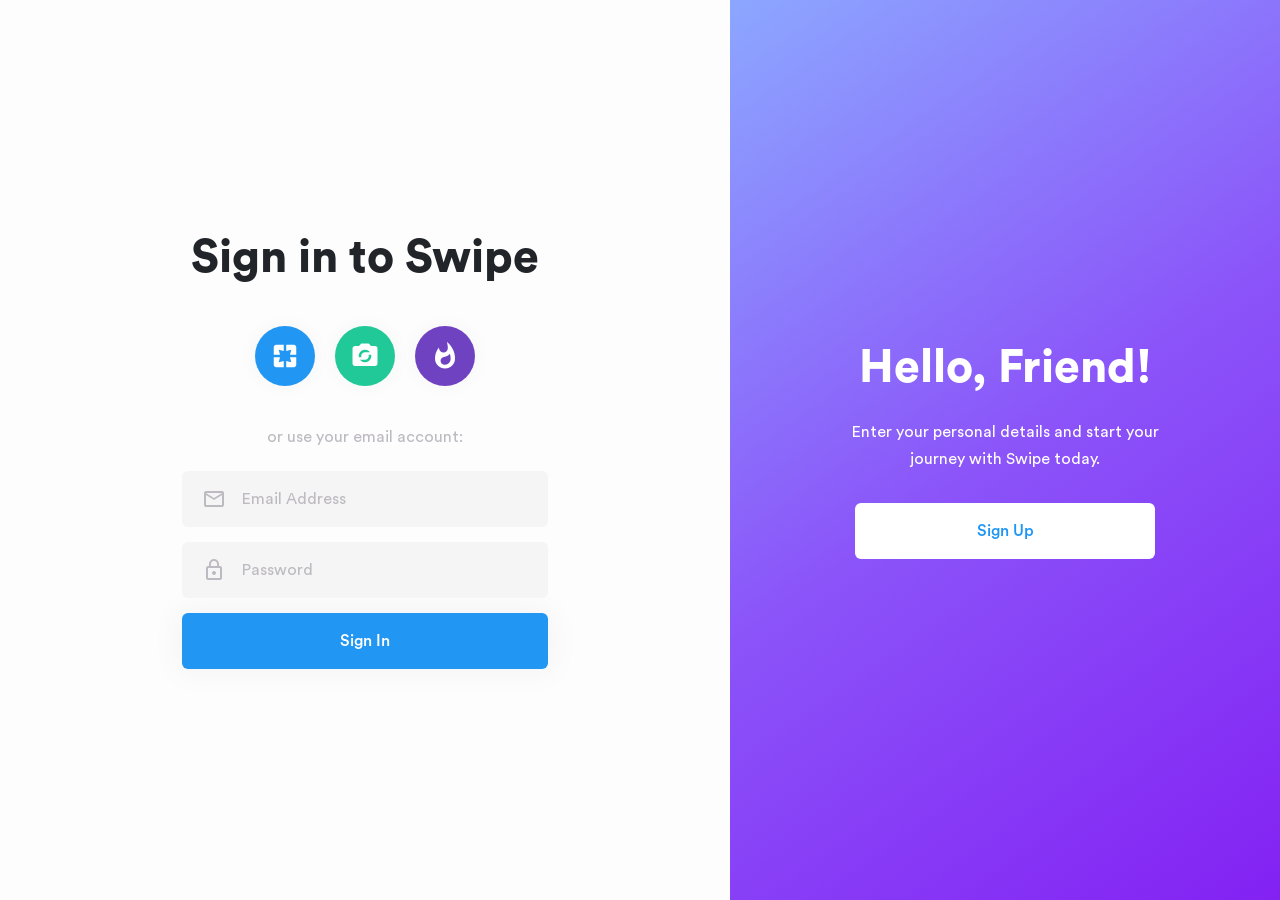
<file: sign-in.html>
<!DOCTYPE html>
<html lang="en">

<head>
		<meta charset="utf-8">
		<title>Sign In – Swipe</title>
		<meta name="description" content="#">
		<meta name="viewport" content="width=device-width, initial-scale=1, shrink-to-fit=no">
		<!-- Bootstrap core CSS -->
		<link href="dist/css/lib/bootstrap.min.css" type="text/css" rel="stylesheet">
		<!-- Swipe core CSS -->
		<link href="dist/css/swipe.min.css" type="text/css" rel="stylesheet">
		<!-- Favicon -->
		<link href="dist/img/favicon.png" type="image/png" rel="icon">
	</head>
	<body class="start">
		<main>
			<div class="layout">
				<!-- Start of Sign In -->
				<div class="main order-md-1">
					<div class="start">
						<div class="container">
							<div class="col-md-12">
								<div class="content">
									<h1>Sign in to Swipe</h1>
									<div class="third-party">
										<button class="btn item bg-blue">
											<i class="material-icons">pages</i>
										</button>
										<button class="btn item bg-teal">
											<i class="material-icons">party_mode</i>
										</button>
										<button class="btn item bg-purple">
											<i class="material-icons">whatshot</i>
										</button>
									</div>
									<p>or use your email account:</p>
									<form>
										<div class="form-group">
											<input type="email" id="inputEmail" class="form-control" placeholder="Email Address" required>
											<button class="btn icon"><i class="material-icons">mail_outline</i></button>
										</div>
										<div class="form-group">
											<input type="password" id="inputPassword" class="form-control" placeholder="Password" required>
											<button class="btn icon"><i class="material-icons">lock_outline</i></button>
										</div>
										<button type="submit" class="btn button" formaction="index-2.html">Sign In</button>
										<div class="callout">
											<span>Don't have account? <a href="sign-up.html">Create Account</a></span>
										</div>
									</form>
								</div>
							</div>
						</div>
					</div>
				</div>
				<!-- End of Sign In -->
				<!-- Start of Sidebar -->
				<div class="aside order-md-2">
					<div class="container">
						<div class="col-md-12">
							<div class="preference">
								<h2>Hello, Friend!</h2>
								<p>Enter your personal details and start your journey with Swipe today.</p>
								<a href="sign-up.html" class="btn button">Sign Up</a>
							</div>
						</div>
					</div>
				</div>
				<!-- End of Sidebar -->
			</div> <!-- Layout -->
		</main>
		<!-- Bootstrap core JavaScript
		================================================== -->
		<!-- Placed at the end of the document so the pages load faster -->
		<script src="dist/js/jquery-3.3.1.slim.min.js" integrity="sha384-q8i/X+965DzO0rT7abK41JStQIAqVgRVzpbzo5smXKp4YfRvH+8abtTE1Pi6jizo" crossorigin="anonymous"></script>
		<script>window.jQuery || document.write('<script src="dist/js/vendor/jquery-slim.min.js"><\/script>')</script>
		<script src="dist/js/vendor/popper.min.js"></script>
		<script src="dist/js/bootstrap.min.js"></script>
	</body>

</html>
</file>
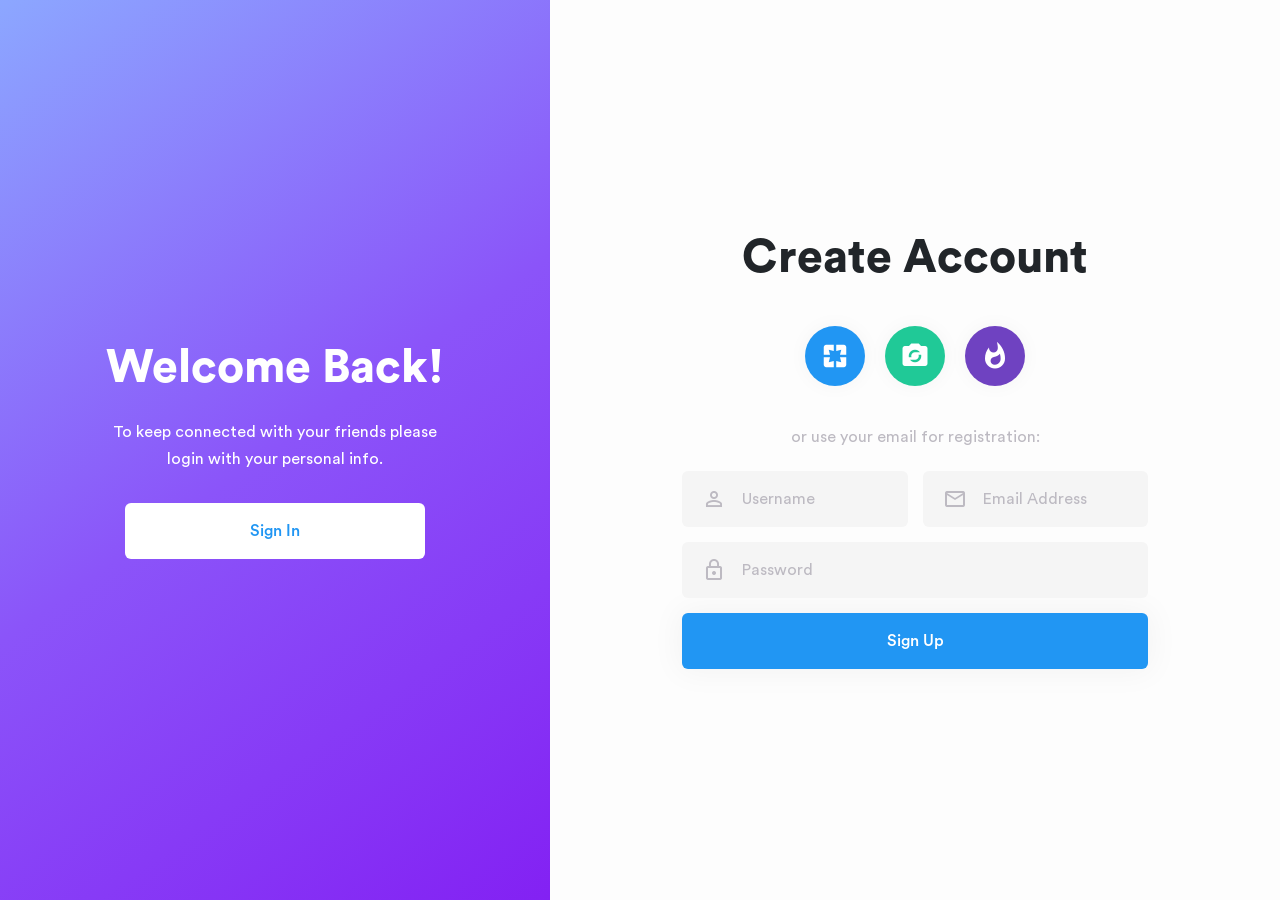
<file: sign-up.html>
<!DOCTYPE html>
<html lang="en">

<head>
		<meta charset="utf-8">
		<title>Sign Up – Swipe</title>
		<meta name="description" content="#">
		<meta name="viewport" content="width=device-width, initial-scale=1, shrink-to-fit=no">
		<!-- Bootstrap core CSS -->
		<link href="dist/css/lib/bootstrap.min.css" type="text/css" rel="stylesheet">
		<!-- Swipe core CSS -->
		<link href="dist/css/swipe.min.css" type="text/css" rel="stylesheet">
		<!-- Favicon -->
		<link href="dist/img/favicon.png" type="image/png" rel="icon">
	</head>
	<body class="start">
		<main>
			<div class="layout">
				<!-- Start of Sign Up -->
				<div class="main order-md-2">
					<div class="start">
						<div class="container">
							<div class="col-md-12">
								<div class="content">
									<h1>Create Account</h1>
									<div class="third-party">
										<button class="btn item bg-blue">
											<i class="material-icons">pages</i>
										</button>
										<button class="btn item bg-teal">
											<i class="material-icons">party_mode</i>
										</button>
										<button class="btn item bg-purple">
											<i class="material-icons">whatshot</i>
										</button>
									</div>
									<p>or use your email for registration:</p>
									<form class="signup">
										<div class="form-parent">
											<div class="form-group">
												<input type="text" id="inputName" class="form-control" placeholder="Username" required>
												<button class="btn icon"><i class="material-icons">person_outline</i></button>
											</div>
											<div class="form-group">
												<input type="email" id="inputEmail" class="form-control" placeholder="Email Address" required>
												<button class="btn icon"><i class="material-icons">mail_outline</i></button>
											</div>
										</div>
										<div class="form-group">
											<input type="password" id="inputPassword" class="form-control" placeholder="Password" required>
											<button class="btn icon"><i class="material-icons">lock_outline</i></button>
										</div>
										<button type="submit" class="btn button" formaction="index-2.html">Sign Up</button>
										<div class="callout">
											<span>Already a member? <a href="sign-in.html">Sign In</a></span>
										</div>
									</form>
								</div>
							</div>
						</div>
					</div>
				</div>
				<!-- End of Sign Up -->
				<!-- Start of Sidebar -->
				<div class="aside order-md-1">
					<div class="container">
						<div class="col-md-12">
							<div class="preference">
								<h2>Welcome Back!</h2>
								<p>To keep connected with your friends please login with your personal info.</p>
								<a href="sign-in.html" class="btn button">Sign In</a>
							</div>
						</div>
					</div>
				</div>
				<!-- End of Sidebar -->
			</div> <!-- Layout -->
		</main>
		<!-- Bootstrap core JavaScript
		================================================== -->
		<!-- Placed at the end of the document so the pages load faster -->
		<script src="dist/js/jquery-3.3.1.slim.min.js" integrity="sha384-q8i/X+965DzO0rT7abK41JStQIAqVgRVzpbzo5smXKp4YfRvH+8abtTE1Pi6jizo" crossorigin="anonymous"></script>
		<script>window.jQuery || document.write('<script src="dist/js/vendor/jquery-slim.min.js"><\/script>')</script>
		<script src="dist/js/vendor/popper.min.js"></script>
		<script src="dist/js/bootstrap.min.js"></script>
	</body>


</html>
</file>
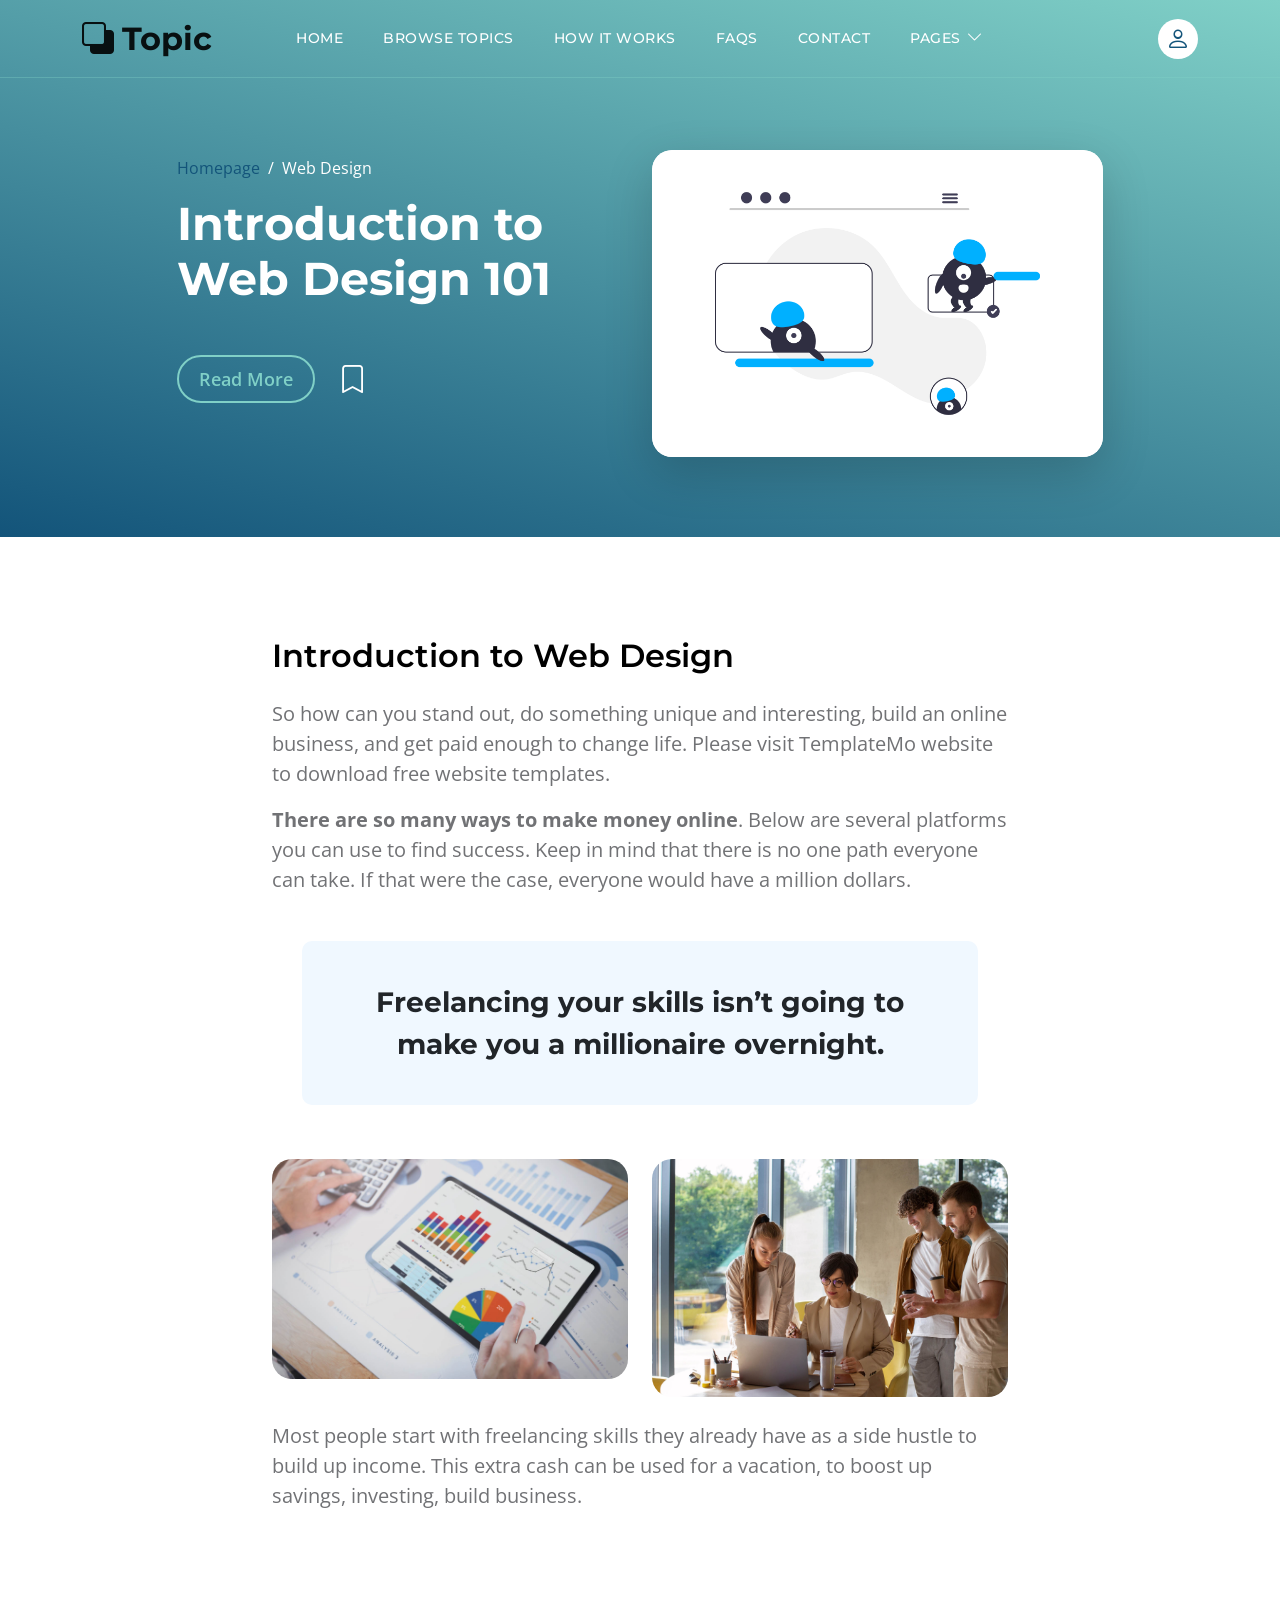
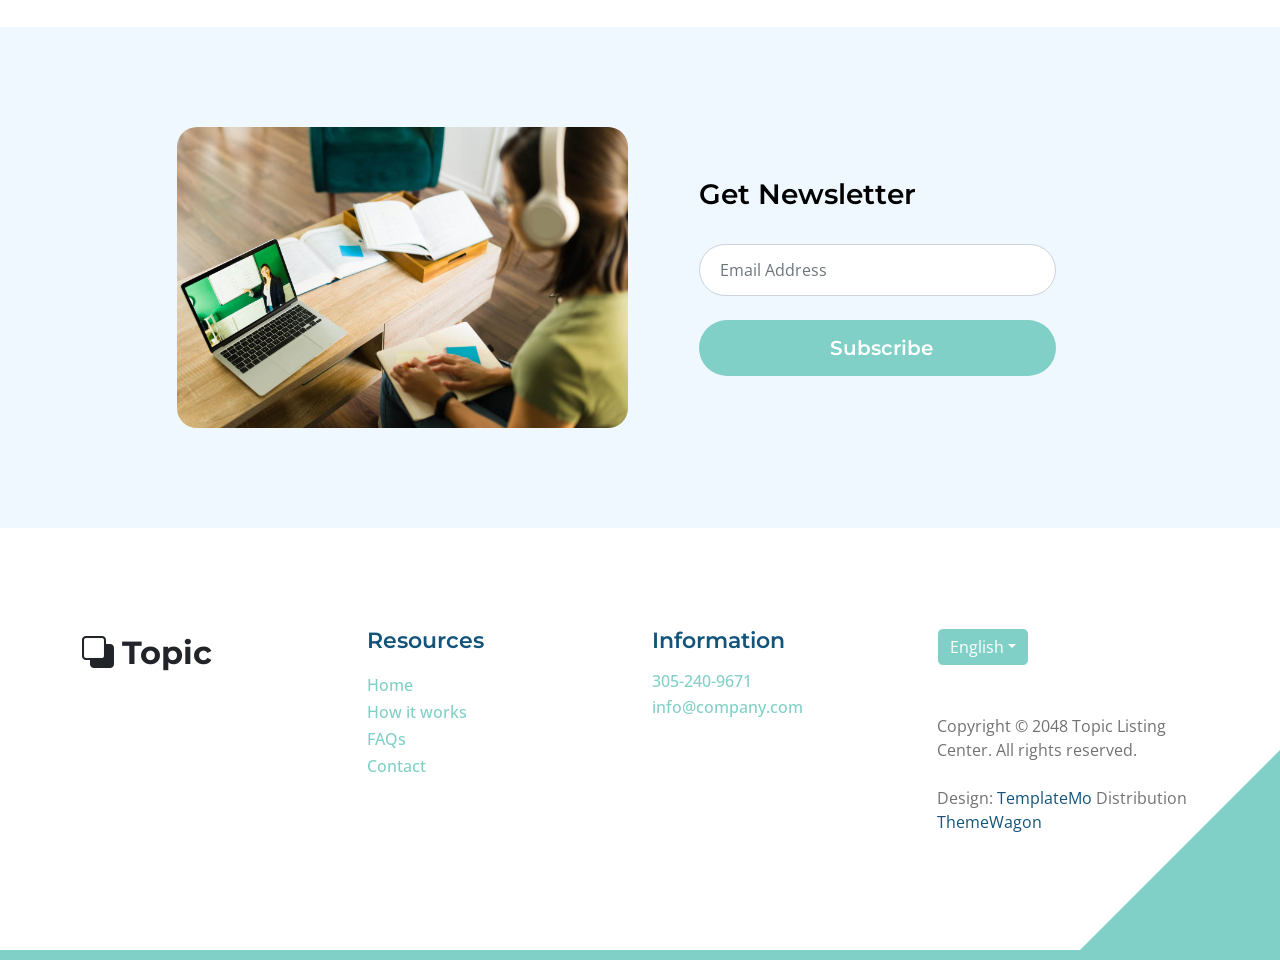
<file: topics-detail.html>
<!doctype html>
<html lang="en">
    <head>
        <meta charset="utf-8">
        <meta name="viewport" content="width=device-width, initial-scale=1">

        <meta name="description" content="">
        <meta name="author" content="">

        <title>Topic Detail Page</title>

        <!-- CSS FILES -->        
        <link rel="preconnect" href="https://fonts.googleapis.com">
        
        <link rel="preconnect" href="https://fonts.gstatic.com" crossorigin>

        <link href="https://fonts.googleapis.com/css2?family=Montserrat:wght@500;600;700&family=Open+Sans&display=swap" rel="stylesheet">
                        
        <link href="css/bootstrap.min.css" rel="stylesheet">

        <link href="css/bootstrap-icons.css" rel="stylesheet">

        <link href="css/templatemo-topic-listing.css" rel="stylesheet">
<!--

TemplateMo 590 topic listing

https://templatemo.com/tm-590-topic-listing

-->
    </head>
    
    <body id="top">

        <main>

            <nav class="navbar navbar-expand-lg">
                <div class="container">
                    <a class="navbar-brand" href="index.html">
                        <i class="bi-back"></i>
                        <span>Topic</span>
                    </a>

                    <div class="d-lg-none ms-auto me-4">
                        <a href="#top" class="navbar-icon bi-person smoothscroll"></a>
                    </div>
    
                    <button class="navbar-toggler" type="button" data-bs-toggle="collapse" data-bs-target="#navbarNav" aria-controls="navbarNav" aria-expanded="false" aria-label="Toggle navigation">
                        <span class="navbar-toggler-icon"></span>
                    </button>
    
                    <div class="collapse navbar-collapse" id="navbarNav">
                        <ul class="navbar-nav ms-lg-5 me-lg-auto">
                            <li class="nav-item">
                                <a class="nav-link click-scroll" href="index.html#section_1">Home</a>
                            </li>

                            <li class="nav-item">
                                <a class="nav-link click-scroll" href="index.html#section_2">Browse Topics</a>
                            </li>
    
                            <li class="nav-item">
                                <a class="nav-link click-scroll" href="index.html#section_3">How it works</a>
                            </li>

                            <li class="nav-item">
                                <a class="nav-link click-scroll" href="index.html#section_4">FAQs</a>
                            </li>
    
                            <li class="nav-item">
                                <a class="nav-link click-scroll" href="index.html#section_5">Contact</a>
                            </li>

                            <li class="nav-item dropdown">
                                <a class="nav-link dropdown-toggle" href="#section_5" id="navbarLightDropdownMenuLink" role="button" data-bs-toggle="dropdown" aria-expanded="false">Pages</a>

                                <ul class="dropdown-menu dropdown-menu-light" aria-labelledby="navbarLightDropdownMenuLink">
                                    <li><a class="dropdown-item" href="topics-listing.html">Topics Listing</a></li>

                                    <li><a class="dropdown-item" href="contact.html">Contact Form</a></li>
                                </ul>
                            </li>
                        </ul>

                        <div class="d-none d-lg-block">
                            <a href="#top" class="navbar-icon bi-person smoothscroll"></a>
                        </div>
                    </div>
                </div>
            </nav>
            

            <header class="site-header d-flex flex-column justify-content-center align-items-center">
                <div class="container">
                    <div class="row justify-content-center align-items-center">

                        <div class="col-lg-5 col-12 mb-5">
                            <nav aria-label="breadcrumb">
                                <ol class="breadcrumb">
                                    <li class="breadcrumb-item"><a href="index.html">Homepage</a></li>

                                    <li class="breadcrumb-item active" aria-current="page">Web Design</li>
                                </ol>
                            </nav>

                            <h2 class="text-white">Introduction to <br> Web Design 101</h2>

                            <div class="d-flex align-items-center mt-5">
                                <a href="#topics-detail" class="btn custom-btn custom-border-btn smoothscroll me-4">Read More</a>

                                <a href="#top" class="custom-icon bi-bookmark smoothscroll"></a>
                            </div>
                        </div>

                        <div class="col-lg-5 col-12">
                            <div class="topics-detail-block bg-white shadow-lg">
                                <img src="images/topics/undraw_Remote_design_team_re_urdx.png" class="topics-detail-block-image img-fluid">
                            </div>
                        </div>

                    </div>
                </div>
            </header>


            <section class="topics-detail-section section-padding" id="topics-detail">
                <div class="container">
                    <div class="row">

                        <div class="col-lg-8 col-12 m-auto">
                            <h3 class="mb-4">Introduction to Web Design</h3>

                            <p>So how can you stand out, do something unique and interesting, build an online business, and get paid enough to change life. Please visit TemplateMo website to download free website templates.</p>

                            <p><strong>There are so many ways to make money online</strong>. Below are several platforms you can use to find success. Keep in mind that there is no one path everyone can take. If that were the case, everyone would have a million dollars.</p>

                            <blockquote>
                                Freelancing your skills isn’t going to make you a millionaire overnight.
                            </blockquote>

                            <div class="row my-4">
                                <div class="col-lg-6 col-md-6 col-12">
                                    <img src="images/businesswoman-using-tablet-analysis.jpg" class="topics-detail-block-image img-fluid">
                                </div>

                                <div class="col-lg-6 col-md-6 col-12 mt-4 mt-lg-0 mt-md-0">
                                    <img src="images/colleagues-working-cozy-office-medium-shot.jpg" class="topics-detail-block-image img-fluid">
                                </div>
                            </div>

                            <p>Most people start with freelancing skills they already have as a side hustle to build up income. This extra cash can be used for a vacation, to boost up savings, investing, build business.</p>
                        </div>

                    </div>
                </div>
            </section>


            <section class="section-padding section-bg">
                <div class="container">
                    <div class="row justify-content-center">

                        <div class="col-lg-5 col-12">
                            <img src="images/rear-view-young-college-student.jpg" class="newsletter-image img-fluid" alt="">
                        </div>

                        <div class="col-lg-5 col-12 subscribe-form-wrap d-flex justify-content-center align-items-center">
                            <form class="custom-form subscribe-form" action="#" method="post" role="form">
                                <h4 class="mb-4 pb-2">Get Newsletter</h4>

                                <input type="email" name="subscribe-email" id="subscribe-email" pattern="[^ @]*@[^ @]*" class="form-control" placeholder="Email Address" required="">

                                <div class="col-lg-12 col-12">
                                    <button type="submit" class="form-control">Subscribe</button>
                                </div>
                            </form>
                        </div>

                    </div>
                </div>
            </section>
        </main>
		
        <footer class="site-footer section-padding">
            <div class="container">
                <div class="row">

                    <div class="col-lg-3 col-12 mb-4 pb-2">
                        <a class="navbar-brand mb-2" href="index.html">
                            <i class="bi-back"></i>
                            <span>Topic</span>
                        </a>
                    </div>

                    <div class="col-lg-3 col-md-4 col-6">
                        <h6 class="site-footer-title mb-3">Resources</h6>

                        <ul class="site-footer-links">
                            <li class="site-footer-link-item">
                                <a href="#" class="site-footer-link">Home</a>
                            </li>

                            <li class="site-footer-link-item">
                                <a href="#" class="site-footer-link">How it works</a>
                            </li>

                            <li class="site-footer-link-item">
                                <a href="#" class="site-footer-link">FAQs</a>
                            </li>

                            <li class="site-footer-link-item">
                                <a href="#" class="site-footer-link">Contact</a>
                            </li>
                        </ul>
                    </div>

                    <div class="col-lg-3 col-md-4 col-6 mb-4 mb-lg-0">
                        <h6 class="site-footer-title mb-3">Information</h6>

                        <p class="text-white d-flex mb-1">
                            <a href="tel: 305-240-9671" class="site-footer-link">
                                305-240-9671
                            </a>
                        </p>

                        <p class="text-white d-flex">
                            <a href="mailto:info@company.com" class="site-footer-link">
                                info@company.com
                            </a>
                        </p>
                    </div>

                    <div class="col-lg-3 col-md-4 col-12 mt-4 mt-lg-0 ms-auto">
                        <div class="dropdown">
                            <button class="btn btn-secondary dropdown-toggle" type="button" data-bs-toggle="dropdown" aria-expanded="false">
                            English</button>

                            <ul class="dropdown-menu">
                                <li><button class="dropdown-item" type="button">Thai</button></li>

                                <li><button class="dropdown-item" type="button">Myanmar</button></li>

                                <li><button class="dropdown-item" type="button">Arabic</button></li>
                            </ul>
                        </div>

                        <p class="copyright-text mt-lg-5 mt-4">Copyright © 2048 Topic Listing Center. All rights reserved.
                        <br><br>Design: <a rel="nofollow" href="https://templatemo.com" target="_blank">TemplateMo</a> Distribution <a href="https://themewagon.com">ThemeWagon</a></p>
                        
                    </div>

                </div>
            </div>
        </footer>

        <!-- JAVASCRIPT FILES -->
        <script src="js/jquery.min.js"></script>
        <script src="js/bootstrap.bundle.min.js"></script>
        <script src="js/jquery.sticky.js"></script>
        <script src="js/custom.js"></script>

    </body>
</html>
</file>
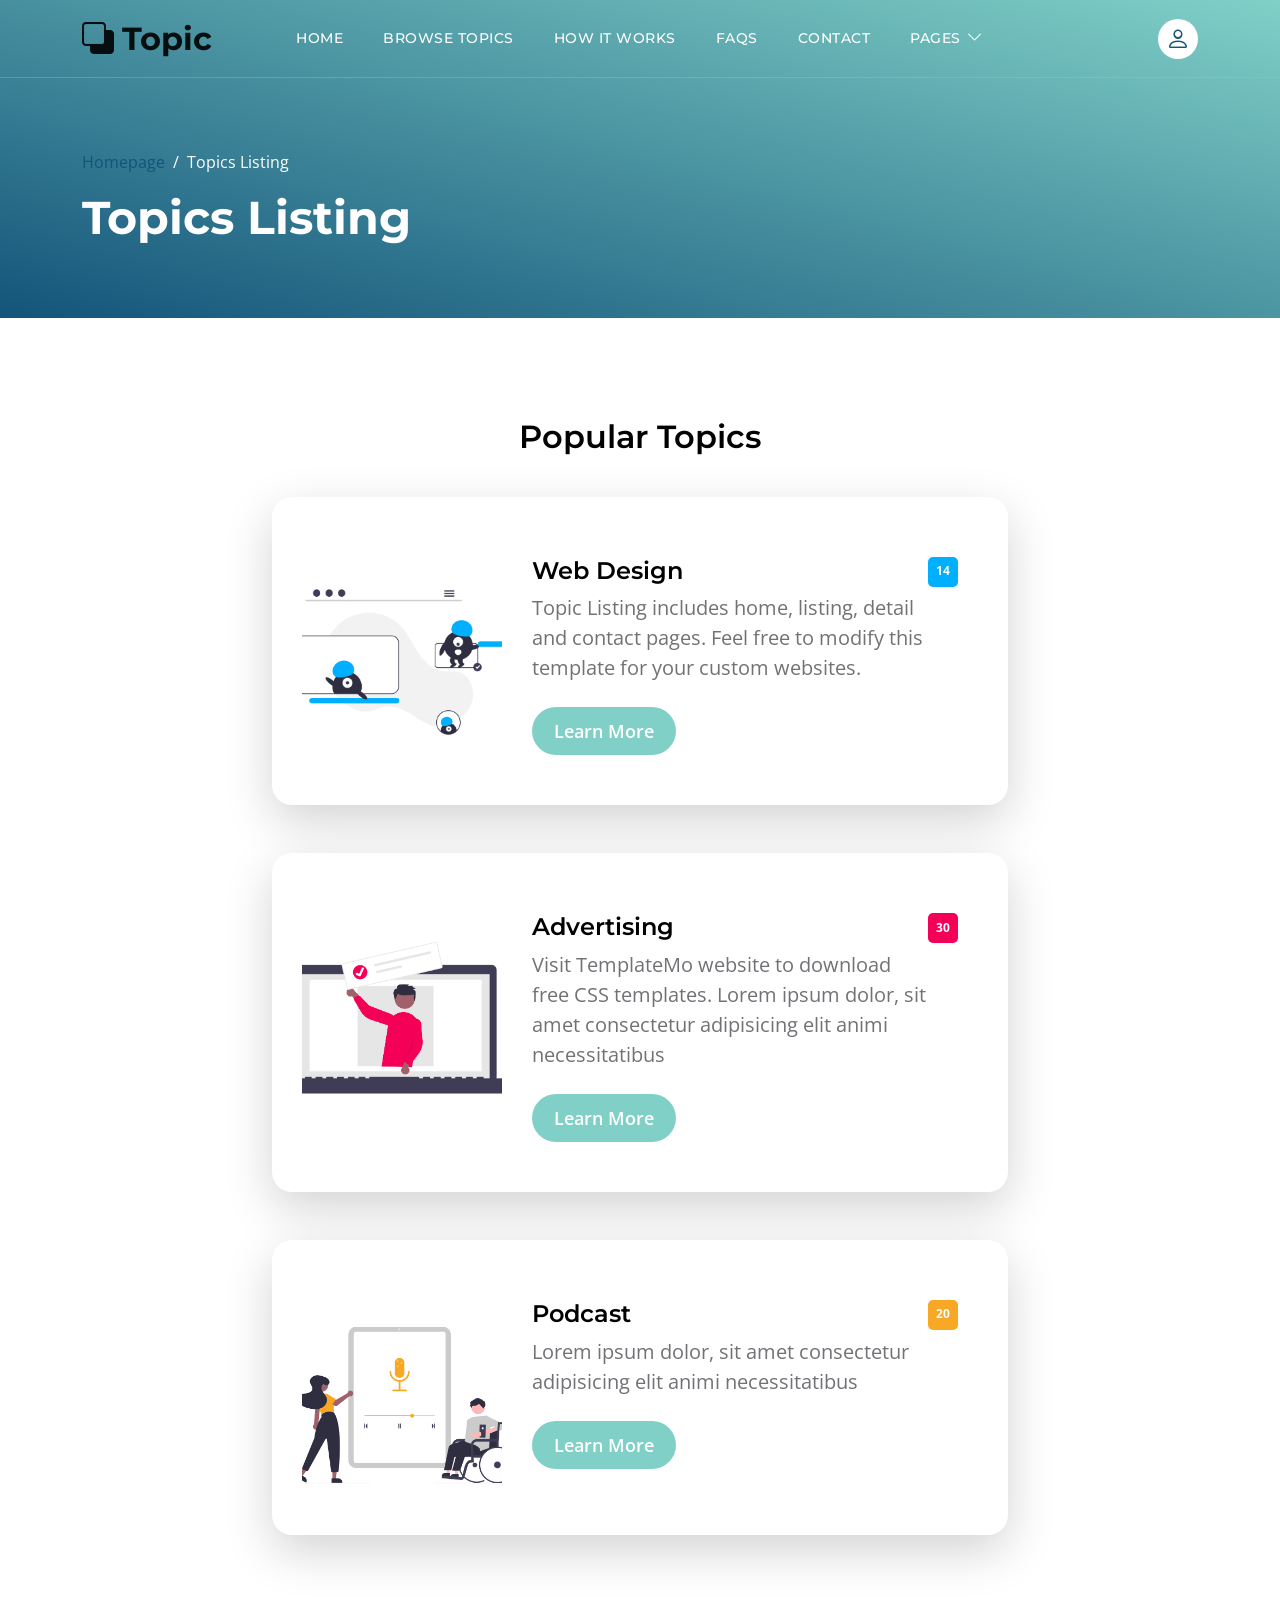
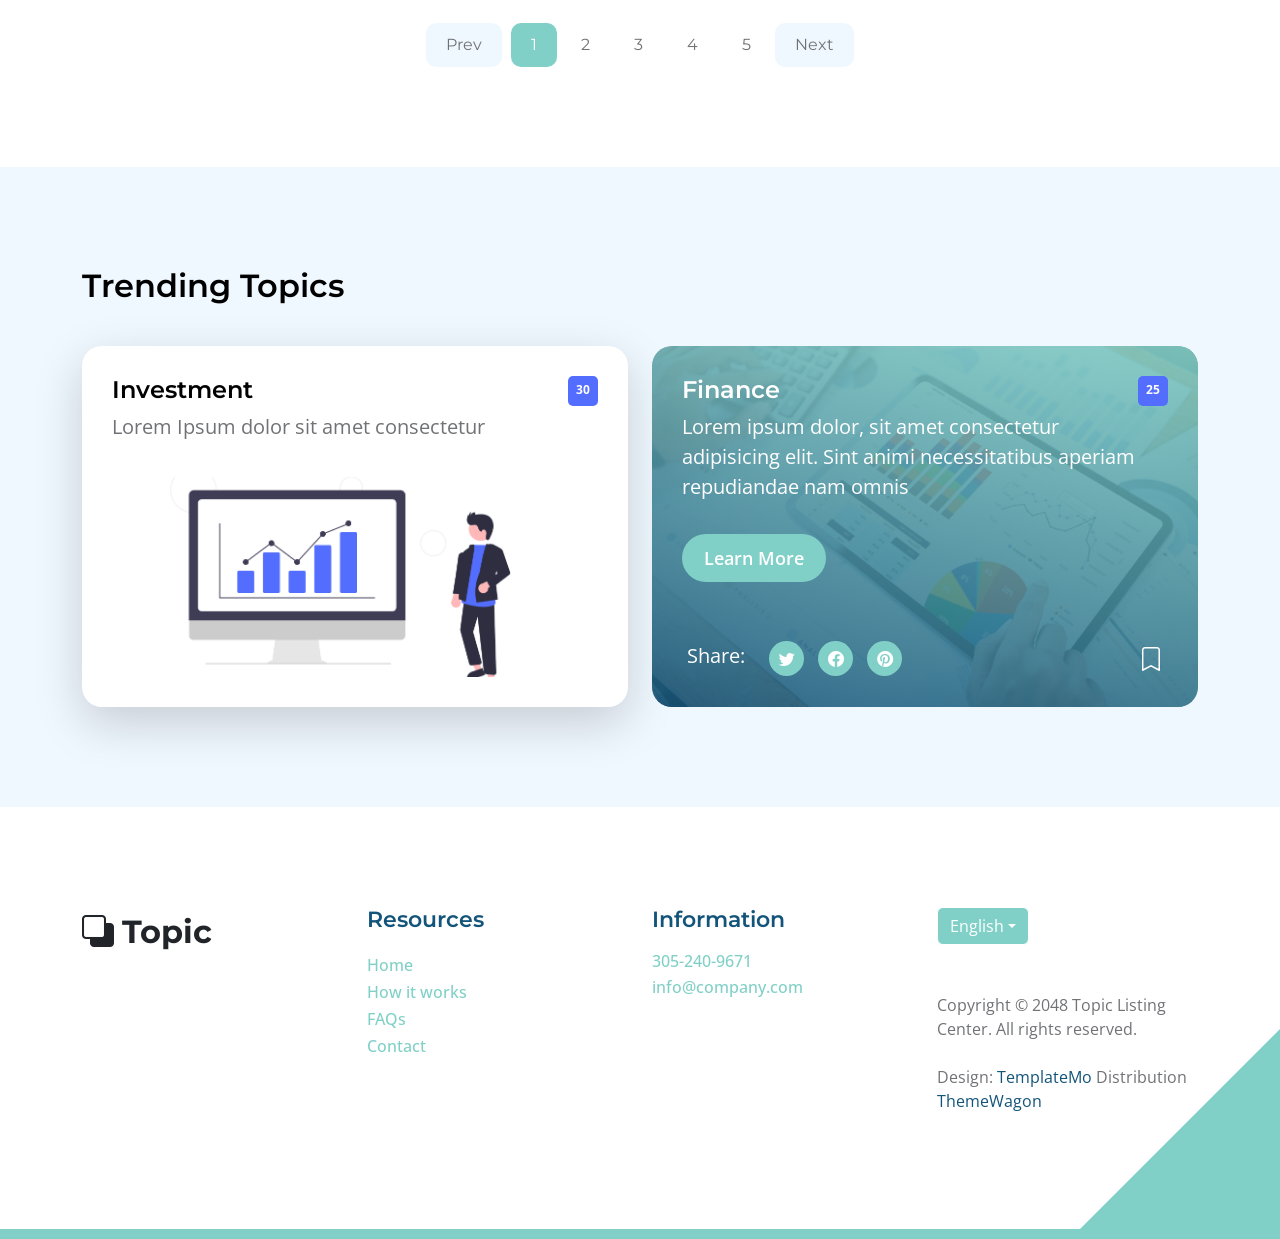
<file: topics-listing.html>
<!doctype html>
<html lang="en">
    <head>
        <meta charset="utf-8">
        <meta name="viewport" content="width=device-width, initial-scale=1">

        <meta name="description" content="">
        <meta name="author" content="">

        <title>Topic Listing Page</title>

        <!-- CSS FILES -->        
        <link rel="preconnect" href="https://fonts.googleapis.com">
        
        <link rel="preconnect" href="https://fonts.gstatic.com" crossorigin>

        <link href="https://fonts.googleapis.com/css2?family=Montserrat:wght@500;600;700&family=Open+Sans&display=swap" rel="stylesheet">
                        
        <link href="css/bootstrap.min.css" rel="stylesheet">

        <link href="css/bootstrap-icons.css" rel="stylesheet">

        <link href="css/templatemo-topic-listing.css" rel="stylesheet">
<!--

TemplateMo 590 topic listing

https://templatemo.com/tm-590-topic-listing

-->
    </head>
    
    <body class="topics-listing-page" id="top">

        <main>

            <nav class="navbar navbar-expand-lg">
                <div class="container">
                    <a class="navbar-brand" href="index.html">
                        <i class="bi-back"></i>
                        <span>Topic</span>
                    </a>

                    <div class="d-lg-none ms-auto me-4">
                        <a href="#top" class="navbar-icon bi-person smoothscroll"></a>
                    </div>
    
                    <button class="navbar-toggler" type="button" data-bs-toggle="collapse" data-bs-target="#navbarNav" aria-controls="navbarNav" aria-expanded="false" aria-label="Toggle navigation">
                        <span class="navbar-toggler-icon"></span>
                    </button>
    
                    <div class="collapse navbar-collapse" id="navbarNav">
                        <ul class="navbar-nav ms-lg-5 me-lg-auto">
                            <li class="nav-item">
                                <a class="nav-link click-scroll" href="index.html#section_1">Home</a>
                            </li>

                            <li class="nav-item">
                                <a class="nav-link click-scroll" href="index.html#section_2">Browse Topics</a>
                            </li>
    
                            <li class="nav-item">
                                <a class="nav-link click-scroll" href="index.html#section_3">How it works</a>
                            </li>

                            <li class="nav-item">
                                <a class="nav-link click-scroll" href="index.html#section_4">FAQs</a>
                            </li>
    
                            <li class="nav-item">
                                <a class="nav-link click-scroll" href="index.html#section_5">Contact</a>
                            </li>

                            <li class="nav-item dropdown">
                                <a class="nav-link dropdown-toggle" href="#section_5" id="navbarLightDropdownMenuLink" role="button" data-bs-toggle="dropdown" aria-expanded="false">Pages</a>

                                <ul class="dropdown-menu dropdown-menu-light" aria-labelledby="navbarLightDropdownMenuLink">
                                    <li><a class="dropdown-item active" href="topics-listing.html">Topics Listing</a></li>

                                    <li><a class="dropdown-item" href="contact.html">Contact Form</a></li>
                                </ul>
                            </li>
                        </ul>

                        <div class="d-none d-lg-block">
                            <a href="#top" class="navbar-icon bi-person smoothscroll"></a>
                        </div>
                    </div>
                </div>
            </nav>


            <header class="site-header d-flex flex-column justify-content-center align-items-center">
                <div class="container">
                    <div class="row align-items-center">

                        <div class="col-lg-5 col-12">
                            <nav aria-label="breadcrumb">
                                <ol class="breadcrumb">
                                    <li class="breadcrumb-item"><a href="index.html">Homepage</a></li>

                                    <li class="breadcrumb-item active" aria-current="page">Topics Listing</li>
                                </ol>
                            </nav>

                            <h2 class="text-white">Topics Listing</h2>
                        </div>

                    </div>
                </div>
            </header>


            <section class="section-padding">
                <div class="container">
                    <div class="row">

                        <div class="col-lg-12 col-12 text-center">
                            <h3 class="mb-4">Popular Topics</h3>
                        </div>

                        <div class="col-lg-8 col-12 mt-3 mx-auto">
                            <div class="custom-block custom-block-topics-listing bg-white shadow-lg mb-5">
                                <div class="d-flex">
                                    <img src="images/topics/undraw_Remote_design_team_re_urdx.png" class="custom-block-image img-fluid" alt="">

                                    <div class="custom-block-topics-listing-info d-flex">
                                        <div>
                                            <h5 class="mb-2">Web Design</h5>

                                            <p class="mb-0">Topic Listing includes home, listing, detail and contact pages. Feel free to modify this template for your custom websites.</p>

                                            <a href="topics-detail.html" class="btn custom-btn mt-3 mt-lg-4">Learn More</a>
                                        </div>

                                        <span class="badge bg-design rounded-pill ms-auto">14</span>
                                    </div>
                                </div>
                            </div>

                            <div class="custom-block custom-block-topics-listing bg-white shadow-lg mb-5">
                                <div class="d-flex">
                                    <img src="images/topics/undraw_online_ad_re_ol62.png" class="custom-block-image img-fluid" alt="">

                                    <div class="custom-block-topics-listing-info d-flex">
                                        <div>
                                            <h5 class="mb-2">Advertising</h5>

                                            <p class="mb-0">Visit TemplateMo website to download free CSS templates. Lorem ipsum dolor, sit amet consectetur adipisicing elit animi necessitatibus</p>

                                            <a href="topics-detail.html" class="btn custom-btn mt-3 mt-lg-4">Learn More</a>
                                        </div>

                                        <span class="badge bg-advertising rounded-pill ms-auto">30</span>
                                    </div>
                                </div>
                            </div>

                            <div class="custom-block custom-block-topics-listing bg-white shadow-lg mb-5">
                                <div class="d-flex">
                                    <img src="images/topics/undraw_Podcast_audience_re_4i5q.png" class="custom-block-image img-fluid" alt="">

                                    <div class="custom-block-topics-listing-info d-flex">
                                        <div>
                                            <h5 class="mb-2">Podcast</h5>

                                            <p class="mb-0">Lorem ipsum dolor, sit amet consectetur adipisicing elit animi necessitatibus</p>

                                            <a href="topics-detail.html" class="btn custom-btn mt-3 mt-lg-4">Learn More</a>
                                        </div>

                                        <span class="badge bg-music rounded-pill ms-auto">20</span>
                                    </div>
                                </div>
                            </div>
                        </div>

                        <div class="col-lg-12 col-12">
                            <nav aria-label="Page navigation example">
                                <ul class="pagination justify-content-center mb-0">
                                    <li class="page-item">
                                        <a class="page-link" href="#" aria-label="Previous">
                                            <span aria-hidden="true">Prev</span>
                                        </a>
                                    </li>

                                    <li class="page-item active" aria-current="page">
                                        <a class="page-link" href="#">1</a>
                                    </li>
                                    
                                    <li class="page-item">
                                        <a class="page-link" href="#">2</a>
                                    </li>
                                    
                                    <li class="page-item">
                                        <a class="page-link" href="#">3</a>
                                    </li>

                                    <li class="page-item">
                                        <a class="page-link" href="#">4</a>
                                    </li>

                                    <li class="page-item">
                                        <a class="page-link" href="#">5</a>
                                    </li>
                                    
                                    <li class="page-item">
                                        <a class="page-link" href="#" aria-label="Next">
                                            <span aria-hidden="true">Next</span>
                                        </a>
                                    </li>
                                </ul>
                            </nav>
                        </div>

                    </div>
                </div>
            </section>


            <section class="section-padding section-bg">
                <div class="container">
                    <div class="row">

                        <div class="col-lg-12 col-12">
                            <h3 class="mb-4">Trending Topics</h3>
                        </div>

                        <div class="col-lg-6 col-md-6 col-12 mt-3 mb-4 mb-lg-0">
                            <div class="custom-block bg-white shadow-lg">
                                <a href="topics-detail.html">
                                    <div class="d-flex">
                                        <div>
                                            <h5 class="mb-2">Investment</h5>

                                            <p class="mb-0">Lorem Ipsum dolor sit amet consectetur</p>
                                        </div>

                                        <span class="badge bg-finance rounded-pill ms-auto">30</span>
                                    </div>

                                    <img src="images/topics/undraw_Finance_re_gnv2.png" class="custom-block-image img-fluid" alt="">
                                </a>
                            </div>
                        </div>

                        <div class="col-lg-6 col-md-6 col-12 mt-lg-3">
                            <div class="custom-block custom-block-overlay">
                                <div class="d-flex flex-column h-100">
                                    <img src="images/businesswoman-using-tablet-analysis.jpg" class="custom-block-image img-fluid" alt="">

                                    <div class="custom-block-overlay-text d-flex">
                                        <div>
                                            <h5 class="text-white mb-2">Finance</h5>

                                            <p class="text-white">Lorem ipsum dolor, sit amet consectetur adipisicing elit. Sint animi necessitatibus aperiam repudiandae nam omnis</p>

                                            <a href="topics-detail.html" class="btn custom-btn mt-2 mt-lg-3">Learn More</a>
                                        </div>

                                        <span class="badge bg-finance rounded-pill ms-auto">25</span>
                                    </div>

                                    <div class="social-share d-flex">
                                        <p class="text-white me-4">Share:</p>

                                        <ul class="social-icon">
                                            <li class="social-icon-item">
                                                <a href="#" class="social-icon-link bi-twitter"></a>
                                            </li>

                                            <li class="social-icon-item">
                                                <a href="#" class="social-icon-link bi-facebook"></a>
                                            </li>

                                            <li class="social-icon-item">
                                                <a href="#" class="social-icon-link bi-pinterest"></a>
                                            </li>
                                        </ul>

                                        <a href="#" class="custom-icon bi-bookmark ms-auto"></a>
                                    </div>

                                    <div class="section-overlay"></div>
                                </div>
                            </div>
                        </div>

                    </div>
                </div>
            </section>
        </main>

		<footer class="site-footer section-padding">
            <div class="container">
                <div class="row">

                    <div class="col-lg-3 col-12 mb-4 pb-2">
                        <a class="navbar-brand mb-2" href="index.html">
                            <i class="bi-back"></i>
                            <span>Topic</span>
                        </a>
                    </div>

                    <div class="col-lg-3 col-md-4 col-6">
                        <h6 class="site-footer-title mb-3">Resources</h6>

                        <ul class="site-footer-links">
                            <li class="site-footer-link-item">
                                <a href="#" class="site-footer-link">Home</a>
                            </li>

                            <li class="site-footer-link-item">
                                <a href="#" class="site-footer-link">How it works</a>
                            </li>

                            <li class="site-footer-link-item">
                                <a href="#" class="site-footer-link">FAQs</a>
                            </li>

                            <li class="site-footer-link-item">
                                <a href="#" class="site-footer-link">Contact</a>
                            </li>
                        </ul>
                    </div>

                    <div class="col-lg-3 col-md-4 col-6 mb-4 mb-lg-0">
                        <h6 class="site-footer-title mb-3">Information</h6>

                        <p class="text-white d-flex mb-1">
                            <a href="tel: 305-240-9671" class="site-footer-link">
                                305-240-9671
                            </a>
                        </p>

                        <p class="text-white d-flex">
                            <a href="mailto:info@company.com" class="site-footer-link">
                                info@company.com
                            </a>
                        </p>
                    </div>

                    <div class="col-lg-3 col-md-4 col-12 mt-4 mt-lg-0 ms-auto">
                        <div class="dropdown">
                            <button class="btn btn-secondary dropdown-toggle" type="button" data-bs-toggle="dropdown" aria-expanded="false">
                            English</button>

                            <ul class="dropdown-menu">
                                <li><button class="dropdown-item" type="button">Thai</button></li>

                                <li><button class="dropdown-item" type="button">Myanmar</button></li>

                                <li><button class="dropdown-item" type="button">Arabic</button></li>
                            </ul>
                        </div>

                        <p class="copyright-text mt-lg-5 mt-4">Copyright © 2048 Topic Listing Center. All rights reserved.
                        <br><br>Design: <a rel="nofollow" href="https://templatemo.com" target="_blank">TemplateMo</a> Distribution <a href="https://themewagon.com">ThemeWagon</a></p>
                        
                    </div>

                </div>
            </div>
        </footer>

        <!-- JAVASCRIPT FILES -->
        <script src="js/jquery.min.js"></script>
        <script src="js/bootstrap.bundle.min.js"></script>
        <script src="js/jquery.sticky.js"></script>
        <script src="js/custom.js"></script>

    </body>
</html>
</file>
<file: css/templatemo-topic-listing.css>
/*

TemplateMo 590 topic listing

https://templatemo.com/tm-590-topic-listing

*/

/*---------------------------------------
  CUSTOM PROPERTIES ( VARIABLES )             
-----------------------------------------*/
:root {
  --white-color:                  #ffffff;
  --primary-color:                #13547a;
  --secondary-color:              #80d0c7;
  --section-bg-color:             #f0f8ff;
  --custom-btn-bg-color:          #80d0c7;
  --custom-btn-bg-hover-color:    #13547a;
  --dark-color:                   #000000;
  --p-color:                      #717275;
  --border-color:                 #7fffd4;
  --link-hover-color:             #13547a;

  --body-font-family:             'Open Sans', sans-serif;
  --title-font-family:            'Montserrat', sans-serif;

  --h1-font-size:                 58px;
  --h2-font-size:                 46px;
  --h3-font-size:                 32px;
  --h4-font-size:                 28px;
  --h5-font-size:                 24px;
  --h6-font-size:                 22px;
  --p-font-size:                  20px;
  --menu-font-size:               14px;
  --btn-font-size:                18px;
  --copyright-font-size:          16px;

  --border-radius-large:          100px;
  --border-radius-medium:         20px;
  --border-radius-small:          10px;

  --font-weight-normal:           400;
  --font-weight-medium:           500;
  --font-weight-semibold:         600;
  --font-weight-bold:             700;
}

body {
  background-color: var(--white-color);
  font-family: var(--body-font-family); 
}


/*---------------------------------------
  TYPOGRAPHY               
-----------------------------------------*/

h2,
h3,
h4,
h5,
h6 {
  color: var(--dark-color);
}

h1,
h2,
h3,
h4,
h5,
h6 {
  font-family: var(--title-font-family); 
  font-weight: var(--font-weight-semibold);
}

h1 {
  font-size: var(--h1-font-size);
  font-weight: var(--font-weight-bold);
}

h2 {
  font-size: var(--h2-font-size);
  font-weight: var(--font-weight-bold);
}

h3 {
  font-size: var(--h3-font-size);
}

h4 {
  font-size: var(--h4-font-size);
}

h5 {
  font-size: var(--h5-font-size);
}

h6 {
  color: var(--primary-color);
  font-size: var(--h6-font-size);
}

p {
  color: var(--p-color);
  font-size: var(--p-font-size);
  font-weight: var(--font-weight-normal);
}

ul li {
  color: var(--p-color);
  font-size: var(--p-font-size);
  font-weight: var(--font-weight-normal);
}

a, 
button {
  touch-action: manipulation;
  transition: all 0.3s;
}

a {
  display: inline-block;
  color: var(--primary-color);
  text-decoration: none;
}

a:hover {
  color: var(--link-hover-color);
}

b,
strong {
  font-weight: var(--font-weight-bold);
}


/*---------------------------------------
  SECTION               
-----------------------------------------*/
.section-padding {
  padding-top: 100px;
  padding-bottom: 100px;
}

.section-bg {
  background-color: var(--section-bg-color);
}

.section-overlay {
  background-image: linear-gradient(15deg, #13547a 0%, #80d0c7 100%);
  position: absolute;
  top: 0;
  left: 0;
  pointer-events: none;
  width: 100%;
  height: 100%;
  opacity: 0.85;
}

.section-overlay + .container {
  position: relative;
}

.tab-content {
  background-color: var(--white-color);
  border-radius: var(--border-radius-medium);
}

.nav-tabs {
  border-bottom: 1px solid #ecf3f2;
  margin-bottom: 40px;
  justify-content: center;
}

.nav-tabs .nav-link {
  border-radius: 0;
  border-top: 0;
  border-right: 0;
  border-left: 0;
  color: var(--p-color);
  font-family: var(--title-font-family);
  font-size: var(--btn-font-size);
  font-weight: var(--font-weight-medium);
  padding: 15px 25px;
  transition: all 0.3s;
}

.nav-tabs .nav-link:first-child {
  margin-right: 20px;
}

.nav-tabs .nav-item.show .nav-link, 
.nav-tabs .nav-link.active,
.nav-tabs .nav-link:focus, 
.nav-tabs .nav-link:hover {
  border-bottom-color: var(--primary-color);
  color: var(--primary-color);
}


/*---------------------------------------
  CUSTOM ICON COLOR               
-----------------------------------------*/
.custom-icon {
  color: var(--secondary-color);
}


/*---------------------------------------
  CUSTOM BUTTON               
-----------------------------------------*/
.custom-btn {
  background: var(--custom-btn-bg-color);
  border: 2px solid transparent;
  border-radius: var(--border-radius-large);
  color: var(--white-color);
  font-size: var(--btn-font-size);
  font-weight: var(--font-weight-semibold);
  line-height: normal;
  transition: all 0.3s;
  padding: 10px 20px;
}

.custom-btn:hover {
  background: var(--custom-btn-bg-hover-color);
  color: var(--white-color);
}

.custom-border-btn {
  background: transparent;
  border: 2px solid var(--custom-btn-bg-color);
  color: var(--custom-btn-bg-color);
}

.custom-border-btn:hover {
  background: var(--custom-btn-bg-color);
  border-color: transparent;
  color: var(--white-color);
}

.custom-btn-bg-white {
  border-color: var(--white-color);
  color: var(--white-color);
}


/*---------------------------------------
  SITE HEADER              
-----------------------------------------*/
.site-header {
  background-image: linear-gradient(15deg, #13547a 0%, #80d0c7 100%);
  padding-top: 150px;
  padding-bottom: 80px;
}

.site-header .container {
  height: 100%;
}

.breadcrumb-item+.breadcrumb-item::before,
.breadcrumb-item a:hover,
.breadcrumb-item.active {
  color: var(--white-color);
}

.site-header .custom-icon {
  color: var(--white-color);
  font-size: var(--h4-font-size);
}

.site-header .custom-icon:hover {
  color: var(--secondary-color);
}


/*---------------------------------------
  NAVIGATION              
-----------------------------------------*/
.sticky-wrapper {
  position: absolute;
  top: 0;
  right: 0;
  left: 0;
}

.sticky-wrapper.is-sticky .navbar {
  background-color: var(--secondary-color);
}

.navbar {
  background: transparent;
  border-bottom: 1px solid rgba(128, 208, 199, 0.35);
  z-index: 9;
}

.navbar-brand,
.navbar-brand:hover {
  font-size: var(--h3-font-size);
  font-weight: var(--font-weight-bold);
  display: block;
}

.navbar-brand span {
  font-family: var(--title-font-family);
}

.navbar-expand-lg .navbar-nav .nav-link {
  border-radius: var(--border-radius-large);
  margin: 10px;
  padding: 10px;
}

.navbar-nav .nav-link {
  display: inline-block;
  color: var(--white-color);
  font-family: var(--title-font-family); 
  font-size: var(--menu-font-size);
  font-weight: var(--font-weight-medium);
  text-transform: uppercase;
  letter-spacing: 0.5px;
  position: relative;
  padding-top: 15px;
  padding-bottom: 15px;
}

.navbar-nav .nav-link.active, 
.navbar-nav .nav-link:hover {
  color: var(--primary-color);
}

.navbar .dropdown-menu {
  background: var(--white-color);
  box-shadow: 0 1rem 3rem rgba(0,0,0,.175);
  border: 0;
  display: inherit;
  opacity: 0;
  min-width: 9rem;
  margin-top: 20px;
  padding: 13px 0 10px 0;
  transition: all 0.3s;
  pointer-events: none;
}

.navbar .dropdown-menu::before {
  content: "";
  width: 0;
  height: 0;
  border-left: 20px solid transparent;
  border-right: 20px solid transparent;
  border-bottom: 15px solid var(--white-color);
  position: absolute;
  top: -10px;
  left: 10px;
}

.navbar .dropdown-item {
  display: inline-block;
  color: var(--p-bg-color);
  font-family: var(--title-font-family); 
  font-size: var(--menu-font-size);
  font-weight: var(--font-weight-medium);
  text-transform: uppercase;
  letter-spacing: 0.5px;
  position: relative;
}

.navbar .dropdown-item.active, 
.navbar .dropdown-item:active,
.navbar .dropdown-item:focus, 
.navbar .dropdown-item:hover {
  background: transparent;
  color: var(--primary-color);
}

.navbar .dropdown-toggle::after {
  content: "\f282";
  display: inline-block;
  font-family: bootstrap-icons !important;
  font-size: var(--copyright-font-size);
  font-style: normal;
  font-weight: normal !important;
  font-variant: normal;
  text-transform: none;
  line-height: 1;
  vertical-align: -.125em;
  -webkit-font-smoothing: antialiased;
  -moz-osx-font-smoothing: grayscale;
  position: relative;
  left: 2px;
  border: 0;
}

@media screen and (min-width: 992px) {
  .navbar .dropdown:hover .dropdown-menu {
    opacity: 1;
    margin-top: 0;
    pointer-events: auto;
  }
}

.navbar-icon {
  background: var(--white-color);
  border-radius: var(--border-radius-large);
  display: inline-block;
  font-size: var(--h5-font-size);
  width: 40px;
  height: 40px;
  line-height: 40px;
  text-align: center;
  transition: all 0.3s ease;
}

.navbar-icon:hover {
  background: var(--primary-color);
  color: var(--white-color);
}

.navbar-toggler {
  border: 0;
  padding: 0;
  cursor: pointer;
  margin: 0;
  width: 30px;
  height: 35px;
  outline: none;
}

.navbar-toggler:focus {
  outline: none;
  box-shadow: none;
}

.navbar-toggler[aria-expanded="true"] .navbar-toggler-icon {
  background: transparent;
}

.navbar-toggler[aria-expanded="true"] .navbar-toggler-icon:before,
.navbar-toggler[aria-expanded="true"] .navbar-toggler-icon:after {
  transition: top 300ms 50ms ease, -webkit-transform 300ms 350ms ease;
  transition: top 300ms 50ms ease, transform 300ms 350ms ease;
  transition: top 300ms 50ms ease, transform 300ms 350ms ease, -webkit-transform 300ms 350ms ease;
  top: 0;
}

.navbar-toggler[aria-expanded="true"] .navbar-toggler-icon:before {
  transform: rotate(45deg);
}

.navbar-toggler[aria-expanded="true"] .navbar-toggler-icon:after {
  transform: rotate(-45deg);
}

.navbar-toggler .navbar-toggler-icon {
  background: var(--white-color);
  transition: background 10ms 300ms ease;
  display: block;
  width: 30px;
  height: 2px;
  position: relative;
}

.navbar-toggler .navbar-toggler-icon:before,
.navbar-toggler .navbar-toggler-icon:after {
  transition: top 300ms 350ms ease, -webkit-transform 300ms 50ms ease;
  transition: top 300ms 350ms ease, transform 300ms 50ms ease;
  transition: top 300ms 350ms ease, transform 300ms 50ms ease, -webkit-transform 300ms 50ms ease;
  position: absolute;
  right: 0;
  left: 0;
  background: var(--white-color);
  width: 30px;
  height: 2px;
  content: '';
}

.navbar-toggler .navbar-toggler-icon::before {
  top: -8px;
}

.navbar-toggler .navbar-toggler-icon::after {
  top: 8px;
}


/*---------------------------------------
  HERO        
-----------------------------------------*/
.hero-section {
  background-image: linear-gradient(15deg, #13547a 0%, #80d0c7 100%);
  position: relative;
  overflow: hidden;
  padding-top: 150px;
  padding-bottom: 150px;
}

.hero-section .input-group {
  background-color: var(--white-color);
  border-radius: var(--border-radius-large);
  padding: 10px 15px;
}

.hero-section .input-group-text {
  background-color: transparent;
  border: 0;
}

.hero-section input[type="search"] {
  border: 0;
  box-shadow: none;
  margin-bottom: 0;
  padding-left: 0;
}

.hero-section button[type="submit"] {
  background-color: var(--primary-color);
  border: 0;
  border-radius: var(--border-radius-large) !important;
  color: var(--white-color);
  max-width: 150px;
}


/*---------------------------------------
  TOPICS              
-----------------------------------------*/
.featured-section {
  background-color: var(--secondary-color);
  border-radius: 0 0 100px 100px;
  padding-bottom: 100px;
}

.featured-section .row {
  position: relative;
  bottom: 100px;
  margin-bottom: -100px;
}

.custom-block {
  border-radius: var(--border-radius-medium);
  position: relative;
  overflow: hidden;
  padding: 30px;
  transition: all 0.3s ease;
  height: 100%;
}

.custom-block:hover {
  background-color: var(--secondary-color);
  transform: translateY(-3px);
}

.custom-block > a {
  width: 100%;
}

.custom-block-image {
  display: block;
  width: 100%;
  height: 200px;
  object-fit: cover;
  margin-top: 35px;
}

.custom-block .rounded-pill {
  border-radius: 5px !important;
  display: flex;
  justify-content: center;
  text-align: center;
  width: 30px;
  height: 30px;
  line-height: 20px;
}

.custom-block-overlay {
  height: 100%;
  min-height: 350px;
  padding: 0;
}

.custom-block-overlay > a {
  height: 100%;
}

.custom-block-overlay .custom-block-image {
  border-radius: var(--border-radius-medium);
  display: block;
  height: 100%;
  margin-top: 0;
}

.custom-block-overlay-text {
  position: absolute;
  z-index: 2;
  top: 0;
  right: 0;
  left: 0;
  padding: 30px;
}

.social-share {
  position: absolute;
  bottom: 0;
  right: 0;
  left: 0;
  z-index: 2;
  padding: 20px 35px;
}

.social-share .bi-bookmark {
  color: var(--white-color);
  font-size: var(--h5-font-size);
}

.social-share .bi-bookmark:hover {
  color: var(--secondary-color);
}

.bg-design {
  background-color: #00B0FF;
}

.bg-graphic {
  background-color: #00BFA6;
}

.bg-advertising {
  background-color: #F50057;
}

.bg-finance {
  background-color: #536DFE;
}

.bg-music {
  background-color: #F9A826;
}

.bg-education {
  background-color: #00BFA6;
}


/*---------------------------------------
  TOPICS               
-----------------------------------------*/
.topics-detail-block {
  border-radius: var(--border-radius-medium);
  position: relative;
  overflow: hidden;
}

.topics-detail-block-image {
  display: block;
  border-radius: var(--border-radius-medium);
}

blockquote {
  background-color: var(--section-bg-color);
  border-radius: var(--border-radius-small);
  font-family: var(--title-font-family);
  font-size: var(--h4-font-size);
  font-weight: var(--font-weight-bold);
  display: inline-block;
  text-align: center;
  margin: 30px;
  padding: 40px;
}

.topics-listing-page .site-header {
  padding-bottom: 65px;
}

.custom-block-topics-listing-info {
  margin: 30px 20px 20px 30px;
}

.custom-block-topics-listing {
  height: inherit;
}

.custom-block-topics-listing .custom-block-image {
  width: 200px;
}


/*---------------------------------------
  PAGINATION              
-----------------------------------------*/
.pagination {
  margin-top: 40px;
}

.page-link {
  border: 0;
  border-radius: var(--border-radius-small);
  color: var(--p-color);
  font-family: var(--title-font-family);
  margin: 0 5px;
  padding: 10px 20px;
}

.page-link:hover,
.page-item:first-child .page-link:hover,
.page-item:last-child .page-link:hover {
  background-color: var(--secondary-color);
  color: var(--white-color);
}

.page-item:first-child .page-link {
  margin-right: 10px;
}

.page-item:first-child .page-link,
.page-item:last-child .page-link {
  background-color: var(--section-bg-color);
  border-radius: var(--border-radius-small);
}

.active>.page-link, .page-link.active {
  background-color: var(--secondary-color);
  border-color: var(--secondary-color);
}


/*---------------------------------------
  TIMELINE              
-----------------------------------------*/
.timeline-section {
  background-image: url('../images/colleagues-working-cozy-office-medium-shot.jpg');
  background-repeat: no-repeat;
  background-position: center;
  background-size: cover;
  position: relative;
}

.timeline-container .vertical-scrollable-timeline {
  list-style-type: none;
  position: relative;
  padding-left: 0;
}

.timeline-container .vertical-scrollable-timeline .list-progress {
  width: 8px;
  height: 87%;
  background-color: var(--primary-color);
  position: absolute;
  left: 52px;
  top: 0;
  overflow: hidden;
}

.timeline-container .vertical-scrollable-timeline .list-progress .inner {
  position: absolute;
  right: 0;
  bottom: 0;
  height: 100%;
  background-color: var(--secondary-color);
  width: 100%;
}

.timeline-container .vertical-scrollable-timeline li {
  position: relative;
  padding: 20px 0px 65px 145px;
}

.timeline-container .vertical-scrollable-timeline li:last-child {
  padding-bottom: 0;
}

.timeline-container .vertical-scrollable-timeline li p {
  line-height: 40px;
}

.timeline-container .vertical-scrollable-timeline li p:last-child {
  margin-bottom: 0;
}

.timeline-container .vertical-scrollable-timeline li .icon-holder {
  position: absolute;
  left: 0;
  top: 0;
  width: 104px;
  height: 104px;
  display: flex;
  justify-content: center;
  align-items: center;
  background-color: var(--secondary-color);
  border-radius: 50%;
  z-index: 1;
  transition: 0.4s all;
}

.timeline-container .vertical-scrollable-timeline li .icon-holder::before {
  content: "";
  width: 80px;
  height: 80px;
  border: 4px solid #fff;
  position: absolute;
  background-color: var(--secondary-color);
  border-radius: 50%;
  z-index: -1;
  transition: 0.4s all;
}

.timeline-container .vertical-scrollable-timeline li .icon-holder i {
  font-size: 25px;
  color: var(--white-color);
}

.timeline-container .vertical-scrollable-timeline li::before {
  content: "";
  position: absolute;
  height: 100%;
  width: 8px;
  background-color: transparent;
  left: 52px;
  z-index: 0;
}

.timeline-container .vertical-scrollable-timeline li.active .icon-holder {
  background-color: var(--primary-color);
}

.timeline-container .vertical-scrollable-timeline li.active .icon-holder::before {
  background-color: var(--primary-color);
}


/*---------------------------------------
  FAQs              
-----------------------------------------*/
.faq-section .accordion-item {
  border: 0;
}

.faq-section .accordion-button {
  font-size: var(--h6-font-size);
  font-weight: var(--font-weight-semibold);
}

.faq-section .accordion-item:first-of-type .accordion-button {
  border-radius: var(--border-radius-large);
}

.faq-section .accordion-button:not(.collapsed) {
  border-radius: var(--border-radius-large);
  box-shadow: none;
  color: var(--primary-color);
}

.faq-section .accordion-body {
  color: var(--p-color);
  font-size: var(--btn-font-size);
  line-height: 40px;
}

/*---------------------------------------
  NEWSLETTER               
-----------------------------------------*/
.newsletter-image {
  border-radius: var(--border-radius-medium);
}


/*---------------------------------------
  CONTACT               
-----------------------------------------*/
.google-map {
  border-radius: var(--border-radius-medium);
}

.contact-form .form-floating>textarea {
  border-radius: var(--border-radius-medium);
  height: 150px;
}


/*---------------------------------------
  SUBSCRIBE FORM               
-----------------------------------------*/
.subscribe-form-wrap {
  padding: 50px;
}

.subscribe-form {
  width: 95%;
}


/*---------------------------------------
  CUSTOM FORM               
-----------------------------------------*/
.custom-form .form-control {
  border-radius: var(--border-radius-large);
  color: var(--p-color);
  margin-bottom: 24px;
  padding-top: 13px;
  padding-bottom: 13px;
  padding-left: 20px;
  outline: none;
}

.form-floating>label {
  padding-left: 20px;
}

.custom-form button[type="submit"] {
  background: var(--custom-btn-bg-color);
  border: none;
  border-radius: var(--border-radius-large);
  color: var(--white-color);
  font-family: var(--title-font-family);
  font-size: var(--p-font-size);
  font-weight: var(--font-weight-semibold);
  transition: all 0.3s;
  margin-bottom: 0;
}

.custom-form button[type="submit"]:hover,
.custom-form button[type="submit"]:focus {
  background: var(--custom-btn-bg-hover-color);
  border-color: transparent;
}


/*---------------------------------------
  SITE FOOTER              
-----------------------------------------*/
.site-footer {
  border-bottom: 10px solid var(--secondary-color);
  position: relative;
}

.site-footer::after {
  content: "";
  position: absolute;
  bottom: 0;
  right: 0;
  width: 0;
  height: 0;
  border-style: solid;
  border-width: 0 0 200px 200px;
  border-color: transparent transparent var(--secondary-color) transparent;
  pointer-events: none;
}

.site-footer-title {
  color: var(--primary-color); 
}

.site-footer .dropdown-menu {
  padding: 0;
}

.site-footer .dropdown-item {
  color: var(--p-color);
  font-size: var(--menu-font-size);
  font-weight: var(--font-weight-medium);
  padding: 4px 18px;
}

.site-footer .dropdown-item:hover {
  background-color: transparent;
  color: var(--primary-color);
}

.site-footer .dropdown-menu li:first-child .dropdown-item {
  padding-top: 10px;
}

.site-footer .dropdown-menu li:last-child .dropdown-item {
  padding-bottom: 12px;
}

.site-footer .dropdown-toggle {
  background-color: var(--secondary-color);
  border-color: var(--white-color);
}

.site-footer .dropdown-toggle:hover {
  background-color: var(--primary-color);
  border-color: transparent;
}

.site-footer-links {
  padding-left: 0;
}

.site-footer-link-item {
  display: block;
  list-style: none;
  line-height: normal;
}

.site-footer-link {
  color: var(--secondary-color);
  font-size: var(--copyright-font-size);
  font-weight: var(--font-weight-medium);
  line-height: normal;
}

.copyright-text {
  font-size: var(--copyright-font-size);
}


/*---------------------------------------
  SOCIAL ICON               
-----------------------------------------*/
.social-icon {
  margin: 0;
  padding: 0;
}

.social-icon-item {
  list-style: none;
  display: inline-block;
  vertical-align: top;
}

.social-icon-link {
  background: var(--secondary-color);
  border-radius: var(--border-radius-large);
  color: var(--white-color);
  font-size: var(--copyright-font-size);
  display: block;
  margin-right: 10px;
  text-align: center;
  width: 35px;
  height: 35px;
  line-height: 36px;
  transition: background 0.2s, color 0.2s;
}

.social-icon-link:hover {
  background: var(--primary-color);
  color: var(--white-color);
}


/*---------------------------------------
  RESPONSIVE STYLES               
-----------------------------------------*/
@media screen and (max-width: 991px) {
  h1 {
    font-size: 48px;
  }

  h2 {
    font-size: 36px;
  }

  h3 {
    font-size: 32px;
  }

  h4 {
    font-size: 28px;
  }

  h5 {
    font-size: 20px;
  }

  h6 {
    font-size: 18px;
  }

  .section-padding {
    padding-top: 50px;
    padding-bottom: 50px;
  }
  
  .navbar {
    background-color: var(--secondary-color);
  }

  .navbar-nav .dropdown-menu {
    position: relative;
    left: 10px;
    opacity: 1;
    pointer-events: auto;
    max-width: 155px;
    margin-top: 10px;
    margin-bottom: 15px;
  }

  .navbar-expand-lg .navbar-nav {
    padding-bottom: 20px;
  }

  .navbar-expand-lg .navbar-nav .nav-link {
    padding: 0;
  }

  .nav-tabs .nav-link:first-child {
    margin-right: 5px;
  }

  .nav-tabs .nav-link {
    font-size: var(--copyright-font-size);
    padding: 10px;
  }

  .featured-section {
    border-radius: 0 0 80px 80px;
    padding-bottom: 50px;
  }

  .custom-block-topics-listing .custom-block-image {
    width: auto;
  }

  .custom-block-topics-listing > .d-flex,
  .custom-block-topics-listing-info,
  .custom-block-topics-listing a {
    flex-direction: column;
  }

  .timeline-container .vertical-scrollable-timeline .list-progress {
    height: 75%;
  }

  .timeline-container .vertical-scrollable-timeline li {
    padding-left: 135px;
  }

  .subscribe-form-wrap {
    padding-top: 30px;
    padding-bottom: 0;
  }
}

@media screen and (max-width: 480px) {
  h1 {
    font-size: 36px;
  }

  h2 {
    font-size: 28px;
  }

  h3 {
    font-size: 26px;
  }

  h4 {
    font-size: 22px;
  }

  h5 {
    font-size: 20px;
  }
}
</file>
<file: dist/css/swipe.min.css>
a,img{-moz-transition:all .3s;-webkit-transition:all .3s}a,a:hover{text-decoration:none}.button,.form-control,p{font-weight:500}.switch,p{margin-bottom:0}body{font-family:CircularStd,sans-serif;font-size:15px;background:#fdfdfd;color:#bdbac2}a{color:inherit;transition:all .3s}a:hover{color:#2196F3}.main .chat .content .message .text .attachment .file a:hover,.main .start .content .callout span>a:hover{text-decoration:underline}img{transition:all .3s}.btn,.dropdown-item{-moz-transition:all .3s;-webkit-transition:all .3s}p{line-height:1.7}::-webkit-scrollbar{width:5px}::-webkit-scrollbar-track{-webkit-box-shadow:inset 0 0 6px rgba(0,0,0,.06)}::-webkit-scrollbar-thumb{background:#e8e8e8}@font-face{font-family:CircularStd;src:url(../fonts/circular/CircularStd-Black.eot);src:url(../fonts/circular/CircularStd-Blackd41d.eot?#iefix) format('embedded-opentype'),url(../fonts/circular/CircularStd-Black.woff) format('woff'),url(../fonts/circular/CircularStd-Black.ttf) format('truetype'),url(../fonts/circular/CircularStd-Black.svg#bcc26993292869431e54c666aafa8fcd) format('svg');font-weight:800;font-style:normal}@font-face{font-family:CircularStd;src:url(../fonts/circular/CircularStd-BlackItalic.eot);src:url(../fonts/circular/CircularStd-BlackItalicd41d.eot?#iefix) format('embedded-opentype'),url(../fonts/circular/CircularStd-BlackItalic.woff) format('woff'),url(../fonts/circular/CircularStd-BlackItalic.ttf) format('truetype'),url(../fonts/circular/CircularStd-BlackItalic.svg#bcc26993292869431e54c666aafa8fcd) format('svg');font-weight:800;font-style:italic}@font-face{font-family:CircularStd;src:url(../fonts/circular/CircularStd-Bold.eot);src:url(../fonts/circular/CircularStd-Boldd41d.eot?#iefix) format('embedded-opentype'),url(../fonts/circular/CircularStd-Bold.woff) format('woff'),url(../fonts/circular/CircularStd-Bold.ttf) format('truetype'),url(../fonts/circular/CircularStd-Bold.svg#bcc26993292869431e54c666aafa8fcd) format('svg');font-weight:600;font-style:normal}@font-face{font-family:CircularStd;src:url(../fonts/circular/CircularStd-BoldItalic.eot);src:url(../fonts/circular/CircularStd-BoldItalicd41d.eot?#iefix) format('embedded-opentype'),url(../fonts/circular/CircularStd-BoldItalic.woff) format('woff'),url(../fonts/circular/CircularStd-BoldItalic.ttf) format('truetype'),url(../fonts/circular/CircularStd-BoldItalic.svg#bcc26993292869431e54c666aafa8fcd) format('svg');font-weight:600;font-style:italic}@font-face{font-family:CircularStd;src:url(../fonts/circular/CircularStd-Medium.eot);src:url(../fonts/circular/CircularStd-Mediumd41d.eot?#iefix) format('embedded-opentype'),url(../fonts/circular/CircularStd-Medium.woff) format('woff'),url(../fonts/circular/CircularStd-Medium.ttf) format('truetype'),url(../fonts/circular/CircularStd-Medium.svg#bcc26993292869431e54c666aafa8fcd) format('svg');font-weight:500;font-style:normal}@font-face{font-family:CircularStd;src:url(../fonts/circular/CircularStd-MediumItalic.eot);src:url(../fonts/circular/CircularStd-MediumItalicd41d.eot?#iefix) format('embedded-opentype'),url(../fonts/circular/CircularStd-MediumItalic.woff) format('woff'),url(../fonts/circular/CircularStd-MediumItalic.ttf) format('truetype'),url(../fonts/circular/CircularStd-MediumItalic.svg#bcc26993292869431e54c666aafa8fcd) format('svg');font-weight:500;font-style:italic}@font-face{font-family:CircularStd;src:url(../fonts/circular/CircularStd-Book.eot);src:url(../fonts/circular/CircularStd-Bookd41d.eot?#iefix) format('embedded-opentype'),url(../fonts/circular/CircularStd-Book.woff) format('woff'),url(../fonts/circular/CircularStd-Book.ttf) format('truetype'),url(../fonts/circular/CircularStd-Book.svg#bcc26993292869431e54c666aafa8fcd) format('svg');font-weight:400;font-style:normal}@font-face{font-family:CircularStd;src:url(../fonts/circular/CircularStd-BookItalic.eot);src:url(../fonts/circular/CircularStd-BookItalicd41d.eot?#iefix) format('embedded-opentype'),url(../fonts/circular/CircularStd-BookItalic.woff) format('woff'),url(../fonts/circular/CircularStd-BookItalic.ttf) format('truetype'),url(../fonts/circular/CircularStd-BookItalic.svg#bcc26993292869431e54c666aafa8fcd) format('svg');font-weight:400;font-style:italic}@font-face{font-family:'Material Icons';src:url(../fonts/material/MaterialIcons-Regular.eot);src:local('Material Icons'),local('MaterialIcons-Regular'),url(../fonts/material/MaterialIcons-Regular.woff2) format('woff2'),url(../fonts/material/MaterialIcons-Regular.woff) format('woff'),url(../fonts/material/MaterialIcons-Regular.ttf) format('truetype');font-weight:400;font-style:normal}.form-control{padding:25px 15px;background:#f5f5f5;width:100%!important;border-radius:6px;border:none;font-size:16px;color:#bdbac2!important}.form-control:focus{background:#f5f5f5;border:none!important;box-shadow:none}.btn,.btn:active,.btn:focus,.btn:hover,.btn:not(:disabled):not(.disabled).active,.btn:not(:disabled):not(.disabled):active,.show>.btn.dropdown-toggle{border:none;box-shadow:none;outline:0}.form-control::placeholder{font-size:16px;font-weight:500;color:#bdbac2}.btn{background:0 0;transition:all .3s}.button{padding:16px 25px;width:100%;background:#2196F3;color:#fff;border-radius:6px;box-shadow:0 0 30px 5px rgba(0,0,0,.04)!important}.avatar-lg,.avatar-md,.avatar-sm,.avatar-xl{box-shadow:0 5px 10px 4px rgba(0,0,0,.04)}.button:hover{color:#fff;opacity:.9}.bg-blue{background:#2196F3!important}.bg-indigo{background:#6610f2!important}.bg-purple{background:#6f42c1!important}.bg-red{background:#dc3545!important}.bg-pink{background:#e83e8c!important}.bg-orange{background:#fd7e14!important}.bg-gray{background:#bdbac2!important}.bg-green{background:#28a745!important}.bg-teal{background:#20c997!important}.bg-yellow{background:#ffc107!important}.material-icons{font-family:'Material Icons';font-weight:400;font-style:normal;font-size:24px;display:inline-block;line-height:1;text-transform:none;letter-spacing:normal;word-wrap:normal;white-space:nowrap;direction:ltr;-webkit-font-smoothing:antialiased;text-rendering:optimizeLegibility;-moz-osx-font-smoothing:grayscale;font-feature-settings:'liga'}.material-icons.md-18{font-size:18px}.material-icons.md-24{font-size:24px}.material-icons.md-30{font-size:30px}.material-icons.md-36{font-size:36px}.material-icons.md-48{font-size:48px}.switch{position:relative;display:inline-block;width:100%;min-width:42px;max-width:42px;height:18px}.switch input{opacity:0;width:0;height:0}.slider{position:absolute;cursor:pointer;top:0;left:0;right:0;bottom:0;background-color:#ccc;-webkit-transition:.4s;transition:.4s}.slider:before{position:absolute;content:"";height:12px;width:12px;left:3px;bottom:3px;background-color:#fff;-webkit-transition:.4s;transition:.4s}input:checked+.slider{background-color:#2196F3!important}input:checked+.slider:before{-webkit-transform:translateX(24px);-ms-transform:translateX(24px);transform:translateX(24px)}.slider.round{border-radius:34px}.slider.round:before{border-radius:50%}.tooltip{font-size:15px;font-weight:600}.tooltip.show{opacity:1}.tooltip-inner{padding:5px 12px;background:#212529;color:#fff;border-radius:6px}.bs-tooltip-auto[x-placement^=top] .arrow::before,.bs-tooltip-top .arrow::before{border-top-color:#212529}.bs-tooltip-auto[x-placement^=left] .arrow::before,.bs-tooltip-left .arrow::before{border-left-color:#212529}.bs-tooltip-auto[x-placement^=right] .arrow::before,.bs-tooltip-right .arrow::before{border-right-color:#212529}.bs-tooltip-auto[x-placement^=bottom] .arrow::before,.bs-tooltip-bottom .arrow::before{border-bottom-color:#212529}.layout{overflow:hidden}.main .call,.main .chat .content{-ms-overflow-style:none;overflow-x:hidden}.avatar-sm{width:100%;height:30px;min-width:30px;max-width:30px;border:2px solid #fff;border-radius:100%}.avatar-md{width:100%;height:45px;min-width:45px;max-width:45px;border:2px solid #fff;border-radius:100%}.avatar-lg{width:100%;height:50px;min-width:50px;max-width:50px;border:3px solid #fff;border-radius:100%}.avatar-xl{width:100%;height:60px;min-width:60px;max-width:60px;border:3px solid #fff;border-radius:100%}.avatar-xxl{width:100%;height:200px;min-width:200px;max-width:200px;border-radius:100%}.align-ctr{display:-ms-flexbox;display:flex;-ms-flex-align:center;align-items:center}.dropdown-menu{min-width:14rem;padding:10px;margin-top:10px;border-radius:6px;box-shadow:0 0 20px rgba(0,0,0,.04);border:none}.dropdown-item,.dropdown-item:focus,.dropdown-item:hover{color:#bdbac2;border-radius:6px}.dropdown-menu hr{border-top:2px solid #fbfbfb;margin:10px}.dropdown-item{display:flex;align-items:center;padding:10px;font-size:15px;cursor:pointer;transition:all .3s}.dropdown-item:hover{background:#f5f5f5}.dropdown-item:focus{background:0 0;border:none;outline:0;box-shadow:none}.create.btn:not(:disabled):not(.disabled):active,.show>.btn.dropdown-toggle,.sidebar .create,.sidebar .create.btn:not(:disabled):not(.disabled).active{box-shadow:0 0 30px 5px rgba(0,0,0,.04)}.dropdown-item.active,.dropdown-item:active{background:#2196F3!important;color:#fff!important}.dropdown-menu .material-icons{margin-right:10px}.sidebar .contacts .contact .avatar-md,.sidebar .discussions .single .avatar-md,.sidebar .notifications .notification .avatar-md{margin-right:15px}.navigation{background:#fff}.navigation .inside .menu .btn{padding:0;color:inherit}.navigation .inside .menu .btn:last-child{margin-bottom:30px}.navigation .inside .menu .avatar-xl:hover{border:3px solid #2196F3}.navigation .inside .menu .material-icons{display:block;font-size:45px;margin-bottom:40px}.navigation .inside .menu .material-icons.active{color:#2196F3}.navigation .inside .menu .power:hover{color:#dc3545}.navigation .inside .menu .power .material-icons{display:block;font-size:45px;font-weight:600;margin-bottom:0}.navigation .inside .menu .mode:hover{color:#2196F3}.sidebar{background:#fdfdfd}.sidebar .search{margin-bottom:30px}.sidebar .search .form-control{padding:0 15px 0 54px;height:56px}.sidebar .search .loop{position:absolute;padding:0 15px;top:0;bottom:0;left:0;line-height:0;margin-bottom:0!important}.sidebar .search .loop .material-icons{font-size:25px;font-weight:600;color:#bdbac2}.sidebar .search .loop .material-icons.filter-list{font-weight:400}.sidebar .sort{text-align:center;margin-bottom:40px;display:flex;flex-direction:row;align-items:baseline;justify-content:center}.sidebar .sort .btn{padding:8px 20px;background:0 0;border-radius:100px;color:inherit;font-size:15px;font-weight:500}.sidebar .sort .btn.active{color:#2196F3;padding:8px 20px;background:#f5f5f5;border-radius:100px}.sidebar .create{display:flex;align-items:center;justify-content:center;padding:0;position:absolute;bottom:0;top:30px;right:20px;float:right;background:#fff;border-radius:100%;width:50px;height:50px;-moz-transition:all .3s;-webkit-transition:all .3s;transition:all .3s;cursor:pointer}.sidebar .create:hover{-webkit-transform:translateY(-5px) translateZ(0);transform:translateY(-5px) translateZ(0)}.sidebar .create .material-icons{font-size:22px;color:#bdbac2}.sidebar .contacts h1{font-size:24px;font-weight:800;color:#212529;border-bottom:2px solid #fbfbfb;padding-bottom:18px;margin-bottom:0}.sidebar .contacts a:hover{color:inherit}.sidebar .contacts .contact .status .online,.sidebar .contacts .contact.active .material-icons{color:#2196F3}.sidebar .contacts .contact{display:-ms-flexbox;display:flex;-ms-flex-align:center;align-items:center;padding:20px 0;border-bottom:2px solid #fbfbfb}.sidebar .contacts .contact:hover{border-bottom:2px solid #2196F3}.sidebar .contacts .contact:last-of-type{border-bottom:2px solid transparent!important}.sidebar .contacts .contact.active{border-bottom:2px solid #2196F3}.sidebar .contacts .contact .status{position:absolute;width:20px;height:20px;right:0;left:4px;border:5px solid #fff;margin-top:0;border-radius:100%}.sidebar .contacts .contact .status .offline{color:#bbb}.sidebar .contacts .contact .status .material-icons{position:absolute;left:-3px;bottom:-3px;font-size:16px}.sidebar .contacts .contact .data{width:100%}.sidebar .contacts .contact .data h5{display:inline-flex;font-size:16px;font-weight:700;color:#212529;margin-bottom:5px}.sidebar .contacts .contact .data p{font-size:15px;line-height:1.4;font-weight:400}.sidebar .discussions h1{font-size:24px;font-weight:800;color:#212529;border-bottom:2px solid #fbfbfb;padding-bottom:18px;margin-bottom:0}.sidebar .discussions .single.active p,.sidebar .discussions .single.active span,.sidebar .discussions .single.unread p,.sidebar .discussions .single.unread span{font-weight:500!important;color:#212529}.sidebar .discussions a:hover{color:inherit}.sidebar .discussions .single{display:-ms-flexbox;display:flex;-ms-flex-align:start;align-items:flex-start;padding:20px 0;border-bottom:2px solid #fbfbfb}.sidebar .discussions .single:hover{border-bottom:2px solid #2196F3}.sidebar .discussions .single:last-of-type{border-bottom:2px solid transparent!important}.sidebar .discussions .single.active{border-bottom:2px solid #2196F3}.sidebar .discussions .single.active .material-icons{color:#212529}.sidebar .discussions .single .new{display:flex;align-items:center;justify-content:center;position:absolute;width:30px;height:30px;background:#f0d24b;border:2px solid #fff;border-radius:100%;box-shadow:5px 0 10px 0 rgba(0,0,0,.04);right:0;left:39px;margin-top:-12px}.sidebar .discussions .single .new span{color:#fff!important;font-size:12px;font-weight:500}.sidebar .discussions .single .status{position:absolute;width:20px;height:20px;right:0;left:4px;border:5px solid #fff;margin-top:12px;border-radius:100%}.sidebar .discussions .single .status .online{color:#2196F3}.sidebar .discussions .single .status .offline{color:#bbb}.sidebar .discussions .single .status .material-icons{position:absolute;left:-3px;bottom:-3px;font-size:16px}.sidebar .discussions .single .data{width:100%}.sidebar .discussions .single .data h5{display:inline-flex;font-size:16px;font-weight:700;color:#212529;margin-bottom:8px}.sidebar .discussions .single .data p{font-size:16px;line-height:1.4;font-weight:400}.sidebar .discussions .single .data span{float:right;font-size:14px;font-weight:400}.sidebar .notifications h1{font-size:24px;font-weight:800;color:#212529;border-bottom:2px solid #fbfbfb;padding-bottom:18px;margin-bottom:0}.sidebar .notifications a:hover{color:inherit}.sidebar .notifications .notification{display:-ms-flexbox;display:flex;-ms-flex-align:start;align-items:flex-start;padding:19px 0;border-bottom:2px solid #fbfbfb}.sidebar .notifications .notification:hover{border-bottom:2px solid #2196F3}.sidebar .notifications .notification:last-of-type{border-bottom:2px solid transparent!important}.sidebar .notifications .notification.active{border-bottom:2px solid #2196F3}.sidebar .notifications .notification.active .material-icons{color:#212529}.sidebar .notifications .notification .status{position:absolute;width:20px;height:20px;right:0;left:4px;border:5px solid #fff;margin-top:12px;border-radius:100%}.sidebar .notifications .notification .status .online{color:#2196F3}.sidebar .notifications .notification .status .offline{color:#bbb}.sidebar .notifications .notification .status .material-icons{position:absolute;left:-3px;bottom:-3px;font-size:16px}.sidebar .notifications .notification .data{width:100%}.sidebar .notifications .notification .data p{font-size:16px;line-height:1.4;font-weight:500;color:#212529;margin-bottom:7px}.sidebar .notifications .notification .data span{float:left;font-size:15px;color:#bdbac2}.sidebar .settings .profile{text-align:center;margin-bottom:40px}.sidebar .settings .profile .avatar-xl{margin-bottom:20px}.sidebar .settings .profile h1{font-size:18px;font-weight:700;color:#212529;margin-bottom:8px}.sidebar .settings .profile span{display:block;margin-bottom:31px;font-size:15px}.sidebar .settings .profile .stats{display:flex;align-items:center;justify-content:center;padding:20px 0;background:#fff;border-radius:6px;box-shadow:0 0 20px rgba(0,0,0,.04);-moz-transition:all .3s;-webkit-transition:all .3s;transition:all .3s}.sidebar .settings .profile .stats:hover{-webkit-transform:translateY(-5px) translateZ(0);transform:translateY(-5px) translateZ(0)}.sidebar .settings .profile .stats .item{width:100%;text-align:center;border-right:2px solid #fbfbfb}.sidebar .settings .profile .stats .item:last-child{border-right:none}.sidebar .settings .profile .stats .item h2{font-size:20px;font-weight:600;color:#212529;margin-bottom:6px}.sidebar .settings .profile .stats .item h3{font-size:15px;font-weight:400;margin-bottom:0;color:#bdbac2}.sidebar .settings .categories h1{font-size:24px;font-weight:800;color:#212529;border-bottom:2px solid #fbfbfb;padding-bottom:23px;margin-bottom:0}.sidebar .settings .categories .category .title{display:flex;align-items:center;padding:21px 0 20px;border-bottom:2px solid #fbfbfb}.sidebar .settings .categories .category .title:last-child{border-bottom:2px solid transparent}.sidebar .settings .categories .category .active{color:#2196F3}.sidebar .settings .categories .category .title .data{width:100%;margin-left:15px;margin-right:auto!important}.sidebar .settings .categories .category .title .data h5{font-size:16px;font-weight:700;color:#212529;margin-bottom:5px}.sidebar .settings .categories .category .title .data p{font-size:15px;line-height:1.4;font-weight:400;color:#bdbac2}.sidebar .settings .categories .category .content{padding:30px 0;border-bottom:2px solid #fbfbfb}.sidebar .settings .categories .category .content .button{padding:14px 25px}.sidebar .settings .categories .category .content .btn-link{padding:0;color:#dc3545;font-weight:500;margin-bottom:18px}.sidebar .settings .categories .category .content.layer{padding:24px 0 30px!important}.sidebar .settings .categories .category .content.no-layer{padding:28px 0 27px!important}.sidebar .settings .categories .category .content .upload{padding:27px 25px;background:#fff;border-radius:6px;box-shadow:0 0 20px rgba(0,0,0,.04);margin-bottom:30px}.sidebar .settings .categories .category .content .upload p{font-size:15px;font-weight:400}.sidebar .settings .categories .category .content .upload .data{display:flex;align-items:center;margin-bottom:19px}.sidebar .settings .categories .category .content .upload .data label{margin-bottom:0}.sidebar .settings .categories .category .content .upload .data input{display:none}.sidebar .settings .categories .category .content .upload .data .avatar-xl{margin-right:20px}.sidebar .settings .categories .category .content .data .button{padding:10px 25px}.sidebar .settings .categories .category .content .parent{display:flex}.sidebar .settings .categories .category .content .parent .field{margin-right:15px}.sidebar .settings .categories .category .content .parent .field:last-child{margin-right:0;margin-bottom:20px}.sidebar .settings .categories .category .content .field{width:100%;margin-bottom:20px}.sidebar .settings .categories .category .content .field:last-of-type{margin-bottom:30px}.sidebar .settings .categories .category .content .field label{font-size:14px;font-weight:700;color:#212529;text-transform:uppercase;margin-bottom:10px}.sidebar .settings .categories .category .content .field label>span{font-weight:400;color:#dc3545}.sidebar .settings .categories .category .content .field .form-control{padding:0 18px;height:52px;font-weight:500;font-size:16px;border:2px solid transparent}.sidebar .settings .categories .category .content .field .form-control:focus{border:2px solid #2196F3!important}.sidebar .settings .categories .category .content .field .form-control::placeholder{font-weight:400;font-size:16px}.sidebar .settings .categories .category .content .history p{font-size:16px;font-weight:400;margin-bottom:10px}.sidebar .settings .categories .category .content .history p:last-of-type{margin-bottom:20px}.sidebar .settings .categories .category .content .history .custom-control{margin-bottom:10px}.sidebar .settings .categories .category .content .history .custom-control:last-of-type{margin-bottom:20px}.sidebar .settings .categories .category .content .history .custom-control-label{font-size:16px;font-weight:400;line-height:1.7}.sidebar .settings .categories .category .content .history .custom-control-label::before{background-color:#f5f5f5;box-shadow:none;border:none}.sidebar .settings .categories .category .content .history .custom-control-input:checked~.custom-control-label::before{color:#fff;background-color:#007bff}.sidebar .settings .categories .category .content .app{display:-ms-flexbox;display:flex;-ms-flex-align:start;align-items:flex-start;padding:27px 25px;background:#fff;border-radius:6px;box-shadow:0 0 20px rgba(0,0,0,.04);margin-bottom:20px}.sidebar .settings .categories .category .content .app:last-child{margin-bottom:0}.sidebar .settings .categories .category .content .app img{width:36px;height:36px;margin-right:15px}.sidebar .settings .categories .category .content .app .permissions{margin-right:auto!important}.sidebar .settings .categories .category .content .app .permissions h5{font-size:16px;font-weight:600;color:#212529;margin-bottom:8px}.sidebar .settings .categories .category .content .app .permissions p{font-size:15px;line-height:1.4;font-weight:400}.sidebar .settings .categories .category .content .language label{font-size:14px;font-weight:700;color:#212529;text-transform:uppercase;margin-bottom:10px}.sidebar .settings .categories .category .content .language .custom-select{padding:0 18px;background:#f5f5f5;width:100%;border-radius:6px;height:52px;color:#bdbac2;font-weight:500;font-size:16px;border:2px solid transparent}.sidebar .settings .categories .category .content .language .custom-select:focus{border:2px solid #2196F3!important;box-shadow:none!important}.sidebar .settings .categories .category .content .language select>option{font-weight:400}.sidebar .settings .categories .category .content .set{display:flex;align-items:flex-start;padding:21px 0 20px;border-bottom:2px solid #fbfbfb}.sidebar .settings .categories .category .content .set:only-child{padding:0!important}.sidebar .settings .categories .category .content .set:first-child{padding:0 0 20px}.sidebar .settings .categories .category .content .set:last-child{padding:21px 0 0;border-bottom:none}.sidebar .settings .categories .category .content .set .details{margin-right:auto}.sidebar .settings .categories .category .content .set .details h5{font-size:16px;font-weight:600;color:#212529;margin-bottom:8px}.sidebar .settings .categories .category .content .set .details p{font-size:15px;line-height:1.4;font-weight:400}.modal-dialog{max-width:450px}.modal-backdrop{opacity:0!important}.requests{position:relative;display:flex;flex-direction:column;width:100%;background:#fff;box-shadow:0 0 20px rgba(0,0,0,.04);border-radius:6px;pointer-events:auto}.requests .title{display:flex;align-items:center;justify-content:space-between;background:#fdfdfd;padding:30px 40px;border-top-left-radius:6px;border-top-right-radius:6px}.requests .title h1{font-size:22px;font-weight:800;color:#212529;margin-bottom:0}.requests .title .material-icons{font-weight:800}.requests .title .close:hover{color:#212529!important}.requests .content{padding:35px 40px 40px}.requests .content .form-group{margin-bottom:30px}.requests .content .form-group:last-of-type{margin-bottom:33px}.requests .content .form-group label{font-size:14px;font-weight:700;color:#212529;text-transform:uppercase;margin-bottom:10px}.requests .content .form-group .form-control{padding:0 18px;height:56px;font-weight:400;border:2px solid transparent}.requests .content .form-group .form-control:focus{border:2px solid #2196F3!important}.requests .content .form-group .form-control::placeholder{font-weight:400}.requests .content .text-control{padding:14px 17px;background:#f5f5f5;width:100%!important;height:100%;min-height:100px;max-height:150px;border-radius:6px!important;font-size:16px;font-weight:400;color:#bdbac2!important;border:2px solid transparent}.requests .content .text-control::placeholder{color:#bdbac2}.requests .content .text-control:focus{border-radius:6px;border:2px solid #2196F3;outline:0}.requests .content .user{display:flex;align-items:center;position:absolute;margin-top:-47px;left:49px;background:#fdfdfd;padding:4px 8px;border-radius:6px}.requests .content .user .avatar-sm{margin-right:10px;box-shadow:0 0 10px 1px rgba(0,0,0,.04)}.requests .content .user h5{font-size:15px;font-weight:600;color:#212529;line-height:1.7;margin-bottom:0;margin-right:6px}.requests .btn{padding:0;line-height:0}.requests .content .user .btn .material-icons{font-size:16px;font-weight:600}.requests .content .button{padding:16px 25px;line-height:1.5}.main{background:#fdfdfd;width:100%}.main .chat{height:100%}.main .chat .btn{padding:0;line-height:0}.btn:disabled,.main .chat .btn.disabled{opacity:1}.main .chat .btn.disabled:hover{opacity:1;color:inherit!important}.main .chat .attach{background:#2196F3;color:#fff;border-radius:100%}.main .chat .attach:hover{color:#fff;opacity:.8}.main .chat .top{padding:26.5px 0;background:#fff;border-bottom:2px solid #fbfbfb}.main .chat .top .inside{display:-ms-flexbox;display:flex;-ms-flex-align:center;align-items:center}.main .chat .top .inside .avatar-md{margin-right:15px}.main .chat .top .inside .status{position:absolute;width:20px;height:20px;right:0;left:4px;border:5px solid #fff;border-radius:100%;margin-top:0;margin-right:10px}.main .chat .top .inside .status .online{color:#2196F3}.main .chat .top .inside .status .offline{color:#bbb}.main .chat .top .inside .status .material-icons{position:absolute;left:-3px;bottom:-3px;font-size:16px}.main .chat .top .inside .data{margin-right:auto}.main .chat .top .inside .data h5{font-size:16px;font-weight:700;color:#212529;margin-bottom:2px}.main .chat .top .inside .data span{display:block;font-size:15px;line-height:1.4;font-weight:400}.main .chat .top .inside .btn{padding:0;line-height:0;color:inherit;margin-right:30px}.main .chat .top .inside .btn:hover{color:#2196F3}.main .chat .top .inside .dropdown .btn{margin-right:0}.main .chat .top .inside .dropdown-menu-right{right:0!important;bottom:inherit!important}.main .chat .content{display:flex;padding:20px 0 0;height:calc(100vh - 218px);overflow-y:scroll}.main .chat .content>div{margin-top:auto}.main .chat .content::-webkit-scrollbar{display:none}.main .chat .content.empty{display:flex;align-items:center;justify-content:center;padding:0;overflow-y:auto}.main .chat .content.empty>div{margin-top:auto;margin-bottom:auto}.main .chat .content .date{display:flex;align-items:center;padding:26px 0 46px}.main .chat .content .date hr{width:100%;border-top:2px solid #fbfbfb;margin-top:0;margin-bottom:0}.main .chat .content .date span{display:block;padding:0 20px}.main .chat .content .message{display:-ms-flexbox;display:flex;-ms-flex-align:end;align-items:flex-end;margin-bottom:20px}.main .chat .content .message:last-child{margin-bottom:50px}.main .chat .content .message.me{justify-content:flex-end}.main .chat .content .message.me:last-child{margin-bottom:43px}.main .chat .content .message .avatar-md{margin-right:15px}.main .chat .content .message .text-group{width:100%;margin-bottom:10px}.main .chat .content .message .text-group.me{display:flex;justify-content:flex-end}.main .chat .content .message .text{display:inline-block;padding:15px;max-width:450px;background:#f5f5f5;border-radius:6px}.main .chat .content .message .text.typing{padding:8px 12px}.main .chat .content .message .text.typing .wave .dot{display:inline-block;width:6px;height:6px;border-radius:100%;margin-right:1px;background:#bdbac2;animation:wave 1.3s linear infinite}.main .chat .content .message .text.typing .wave .dot:last-of-type{margin-right:0}.main .chat .content .message .text.typing .wave .dot:nth-child(2){animation-delay:-1.1s}.main .chat .content .message .text.typing .wave .dot:nth-child(3){animation-delay:-.9s}@keyframes wave{0%,100%,60%{transform:initial}30%{transform:translateY(-5px)}}.main .chat .content .message .text.me{background:#2196F3;-moz-transition:all .3s;-webkit-transition:all .3s;transition:all .3s}.main .call .content .options .option.call-end:hover,.main .chat .content .no-messages .options .button:hover{transform:scale(1.05);transition:all .3s linear}.main .chat .content .message .text.me .attachment .attach{background:#fff;color:#2195F3}.main .chat .content .message .text.me .attachment .file a:hover,.main .chat .content .message .text.me .attachment .file h5,.main .chat .content .message .text.me p{color:#fff}.main .chat .content .message .text.me .attachment .file span{color:#fff;text-align:left}.main .chat .content .message .text p{font-size:16px;font-weight:400;line-height:1.4}.main .chat .content .message .text .attachment{display:flex;align-items:center}.main .chat .content .message .text .attachment .attach{padding:12px;width:42px;height:42px;margin-right:15px}.main .chat .content .message .text .attachment .file h5{font-size:16px;font-weight:400;color:#2196F3;line-height:1.4;margin-bottom:5px}.main .chat .content .message span{display:block;font-size:14px;font-weight:400}.main .chat .content .message.me span{text-align:right}.main .chat .content .message span>.material-icons{position:relative;top:2px;margin-right:5px;font-size:14px;font-weight:600}.main .chat .content .no-messages{display:block;text-align:center;width:100%;max-width:400px;margin:47px auto 45px}.main .chat .content .no-messages.request{max-width:420px;margin:50px auto}.main .chat .content .no-messages .material-icons{font-weight:600;margin-bottom:20px}.main .chat .content .no-messages .avatar-xl{margin-bottom:32px}.main .chat .content .no-messages h5{display:block;font-size:18px;line-height:1.7;font-weight:400;margin-bottom:35px}.main .chat .bottom label,.main .chat .content .no-messages .options .button .material-icons{margin-bottom:0}.main .chat .content .no-messages h5>span{font-size:18px;line-height:1.7}.main .chat .content .no-messages p{font-size:18px;font-weight:400}.main .chat .content .no-messages .options{display:flex;align-items:center;justify-content:center}.main .chat .content .no-messages .options .button{width:56px;height:56px;border-radius:100%;box-shadow:0 5px 10px 4px rgba(0,0,0,.04)!important}.main .chat .content .no-messages .options .button+.button{margin-left:20px}.main .chat .content .no-messages .options .button:nth-child(2){background:#dc3545}.main .chat .bottom{display:flex;align-items:center;padding:30px 0;border-top:2px solid #fbfbfb}.main .call,.main .chat .bottom input{display:none}.main .chat .bottom .form-control{padding:16px 58px;height:56px;resize:none;font-weight:400}.main .chat .bottom .form-control::placeholder{font-weight:400}.form-control[readonly],.main .chat .bottom .form-control:disabled{background-color:#f5f5f5}.main .chat .bottom .btn{padding:0;line-height:0;color:#bdbac2}.main .chat .bottom .btn:hover{color:#2196F3}.main .chat .bottom .btn.emoticons{padding:0 15px 0 20px;position:absolute;top:0;bottom:0;left:0}.main .chat .bottom .btn.send{padding:0 20px 0 15px;position:absolute;top:0;bottom:0;right:0}.main .chat .bottom .btn.attach{padding:16px;width:56px;height:56px;color:#fff;margin-left:20px;box-shadow:0 5px 10px 4px rgba(0,0,0,.04)}.main .chat .bottom .btn.attach:hover{color:#fff}.main .chat .bottom .btn.attach.btn.disabled:hover{color:#fff!important}.main .call{background:linear-gradient(145deg,rgba(140,167,255,1) 0,rgba(139,84,249,1) 50%,rgba(131,33,243,1) 100%);position:sticky;top:0;z-index:1020;overflow-y:auto}.main .call::-webkit-scrollbar{display:none}.main .call .content{display:flex;align-items:center;justify-content:center;height:100vh;text-align:center}.main .call .content .avatar-xxl{margin-bottom:56px;cursor:pointer;animation:pulse 2s infinite}.main .call .content .participant{margin-bottom:56px}.main .call .content .participant span{display:block;color:#fff;font-weight:500;text-align:center}.main .call .content .options{display:flex;align-items:center;justify-content:center;margin-bottom:60px}.main .call .content .options .option{padding:0 20px;color:#fff;line-height:0}.main .call .content .options .option:hover{opacity:.9}.main .call .content .options .option.call-end{padding:15px;margin:0 20px;background:#e05b5d;color:#fff;line-height:0;border-radius:100%;animation:call-end 2s infinite}.main .call .content .back{padding:18px;background:rgba(0,0,0,.05);color:#fff;line-height:0;border-radius:100%;-moz-transition:all .3s;-webkit-transition:all .3s;transition:all .3s}.main .call .content .back:hover{-webkit-transform:translateY(10px) translateZ(0);transform:translateY(10px) translateZ(0)}@-webkit-keyframes pulse{0%{-webkit-box-shadow:0 0 0 0 rgba(0,0,0,.1)}100%{-webkit-box-shadow:0 0 0 50px transparent}}@keyframes pulse{0%{-moz-box-shadow:0 0 0 0 rgba(0,0,0,.1);box-shadow:0 0 0 0 rgba(0,0,0,.1)}100%{-moz-box-shadow:0 0 0 50px transparent;box-shadow:0 0 0 50px transparent}}@-webkit-keyframes call-end{0%{-webkit-box-shadow:0 0 0 0 rgba(0,0,0,.1)}100%{-webkit-box-shadow:0 0 0 20px transparent}}@keyframes call-end{0%{-moz-box-shadow:0 0 0 0 rgba(0,0,0,.1);box-shadow:0 0 0 0 rgba(0,0,0,.1)}100%{-moz-box-shadow:0 0 0 20px transparent;box-shadow:0 0 0 20px transparent}}.start{padding-bottom:0}.main .start{display:-ms-flexbox;display:flex;-ms-flex-align:center;align-items:center;justify-content:center;width:100%}.main .start .content{width:100%;text-align:center}.main .start .content h1{font-size:46px;font-weight:800;color:#212529;margin-bottom:40px}.main .start .content p{font-size:16px;font-weight:400;margin-bottom:20px}.main .start .content .third-party{display:-ms-flexbox;display:flex;-ms-flex-align:center;align-items:center;justify-content:center;margin-bottom:38px}.main .start .content .third-party .item{display:-ms-flexbox;display:flex;-ms-flex-align:center;align-items:center;justify-content:center;padding:15px;width:60px;height:60px;border-radius:100%;box-shadow:0 0 20px rgba(0,0,0,.04);margin-right:20px;-moz-transition:all .3s;-webkit-transition:all .3s;transition:all .3s}.main .start .content .third-party .item:hover{opacity:.9;-webkit-transform:translateY(-5px) translateZ(0);transform:translateY(-5px) translateZ(0)}.main .start .content .third-party .item:last-of-type{margin-right:0}.main .start .content .third-party .item .material-icons{color:#fff;font-size:30px}.main .start .content .third-party .item img{width:25px;height:25px}.main .start .content form{width:100%;max-width:366px;margin:0 auto}.main .start .content .form-group{position:relative;margin-bottom:15px}.main .start .content .form-group .form-control{padding:0 20px 0 58px;height:56px;font-weight:400;border:2px solid transparent}.main .start .content .form-group .form-control:focus{border:2px solid #2196F3!important}.main .start .content .form-group .form-control::placeholder{font-weight:400}.main .start .content .form-group .btn.icon{position:absolute;padding:0 10px 0 20px;top:0;bottom:0;left:0;line-height:0;color:#bdbac2}.main .start .content .callout span{font-size:16px}.main .start .content .callout span>a{color:#2196F3}.aside{display:-ms-flexbox;display:flex;-ms-flex-align:center;align-items:center;justify-content:center;width:100%;min-width:550px;max-width:550px;height:100vh;background:linear-gradient(145deg,rgba(140,167,255,1) 0,rgba(139,84,249,1) 50%,rgba(131,33,243,1) 100%)}.aside .preference{width:100%;max-width:340px;margin:0 auto;text-align:center}.aside .preference h2{font-size:46px;font-weight:800;color:#fff;margin-bottom:23px}.aside .preference p{font-size:16px;color:#fff;font-weight:400;line-height:1.7;margin-bottom:30px}.aside .preference .button{max-width:300px;background:#fff;color:#2196F3;box-shadow:none!important}@media (max-width:1200px){.aside{width:100%;min-width:auto;max-width:100%}}@media (min-width:992px){.navigation .inside,.sidebar{padding:30px 0 0;height:100vh}.navigation,.sidebar{position:sticky;top:0;z-index:1020;width:100%;-ms-overflow-style:none;overflow-x:hidden}.main,.main .start,.sidebar{height:100vh}.layout{display:-ms-flexbox;display:flex;-ms-flex-align:start;align-items:flex-start}.navigation{min-width:100px;max-width:100px;overflow-y:auto;border-right:2px solid #fbfbfb}.navigation::-webkit-scrollbar{display:none}.navigation .inside{display:flex;flex-direction:column;align-items:center}.navigation .inside .menu{display:flex;flex-basis:auto;flex-direction:column;flex-grow:1;flex-shrink:0;text-align:center}.main .start .content .callout,.sidebar .settings .categories .category:last-of-type{display:none}.navigation .inside .menu .f-grow1{flex-grow:1}.navigation .inside .menu .avatar-xl{margin-bottom:50px}.sidebar{min-width:372px;max-width:372px;overflow-y:scroll}.sidebar::-webkit-scrollbar{width:5px}.sidebar::-webkit-scrollbar-track{-webkit-box-shadow:none}.sidebar::-webkit-scrollbar-thumb{background:#f5f5f5}.main .chat{border-left:2px solid #fbfbfb}.main .start .content form.signup{max-width:466px}.main .start .content .form-parent{display:flex}.main .start .content .form-parent .form-group{margin-right:15px}.main .start .content .form-parent .form-group:last-child{margin-right:0}.main .call .content .inside{max-height:calc(100vh - 0px)}.main .call .content .inside .panel{padding:30px 0}}@media (max-width:991px){body{padding-bottom:54px}.navigation{position:fixed;right:0;bottom:0;left:0;z-index:1030;box-shadow:0 0 20px 0 rgba(0,0,0,.04)}.navigation .inside{display:-ms-flexbox;display:flex;-ms-flex-wrap:wrap;flex-wrap:wrap;align-items:flex-end;justify-content:center;padding:12px 15px}.aside,.navigation .inside .menu .avatar-xl,.navigation .inside .menu .mode,.navigation .inside .menu .power{display:none}.navigation .inside .menu{flex-wrap:unset!important;align-items:flex-end;width:100%}.navigation .inside .menu a{margin-left:auto;margin-right:auto}.navigation .inside .menu a:first-of-type{margin-left:0}.navigation .inside .menu a:last-of-type{margin-right:0}.navigation .inside .menu .material-icons{font-size:30px;margin-bottom:0}.sidebar{padding:30px 0 0;height:100%;min-height:100px;max-height:600px;overflow-y:auto;-webkit-overflow-scrolling:touch;-ms-overflow-style:none;overflow-x:hidden}.sidebar::-webkit-scrollbar{display:none}.main .start{padding:73px 0 77px}.main .start .content .button{margin-bottom:20px}.main .start .content .callout{display:block}.main .chat .content{height:600px}.main .call .content{padding:60px 0;height:100%}}@media (min-width:768px){.container{max-width:100%}}@media (max-width:768px){.main .chat .top{padding:20px 0}.main .chat .content{height:310px}}@media (min-width:576px){.container{max-width:100%}}@media (max-width:468px){.container{padding-left:5px;padding-right:5px}.requests .title{padding:30px 20px}.requests .content{padding:34px 20px 40px}.requests .content .user{left:29px}.main .start .content h1{font-size:36px}.main .call .content .options .option{padding:0 15px}}@media (max-width:350px){.main .call .content .options .option.call-end{margin:0 15px}.main .call .content .options .option{padding:0 12px}}
</file>
